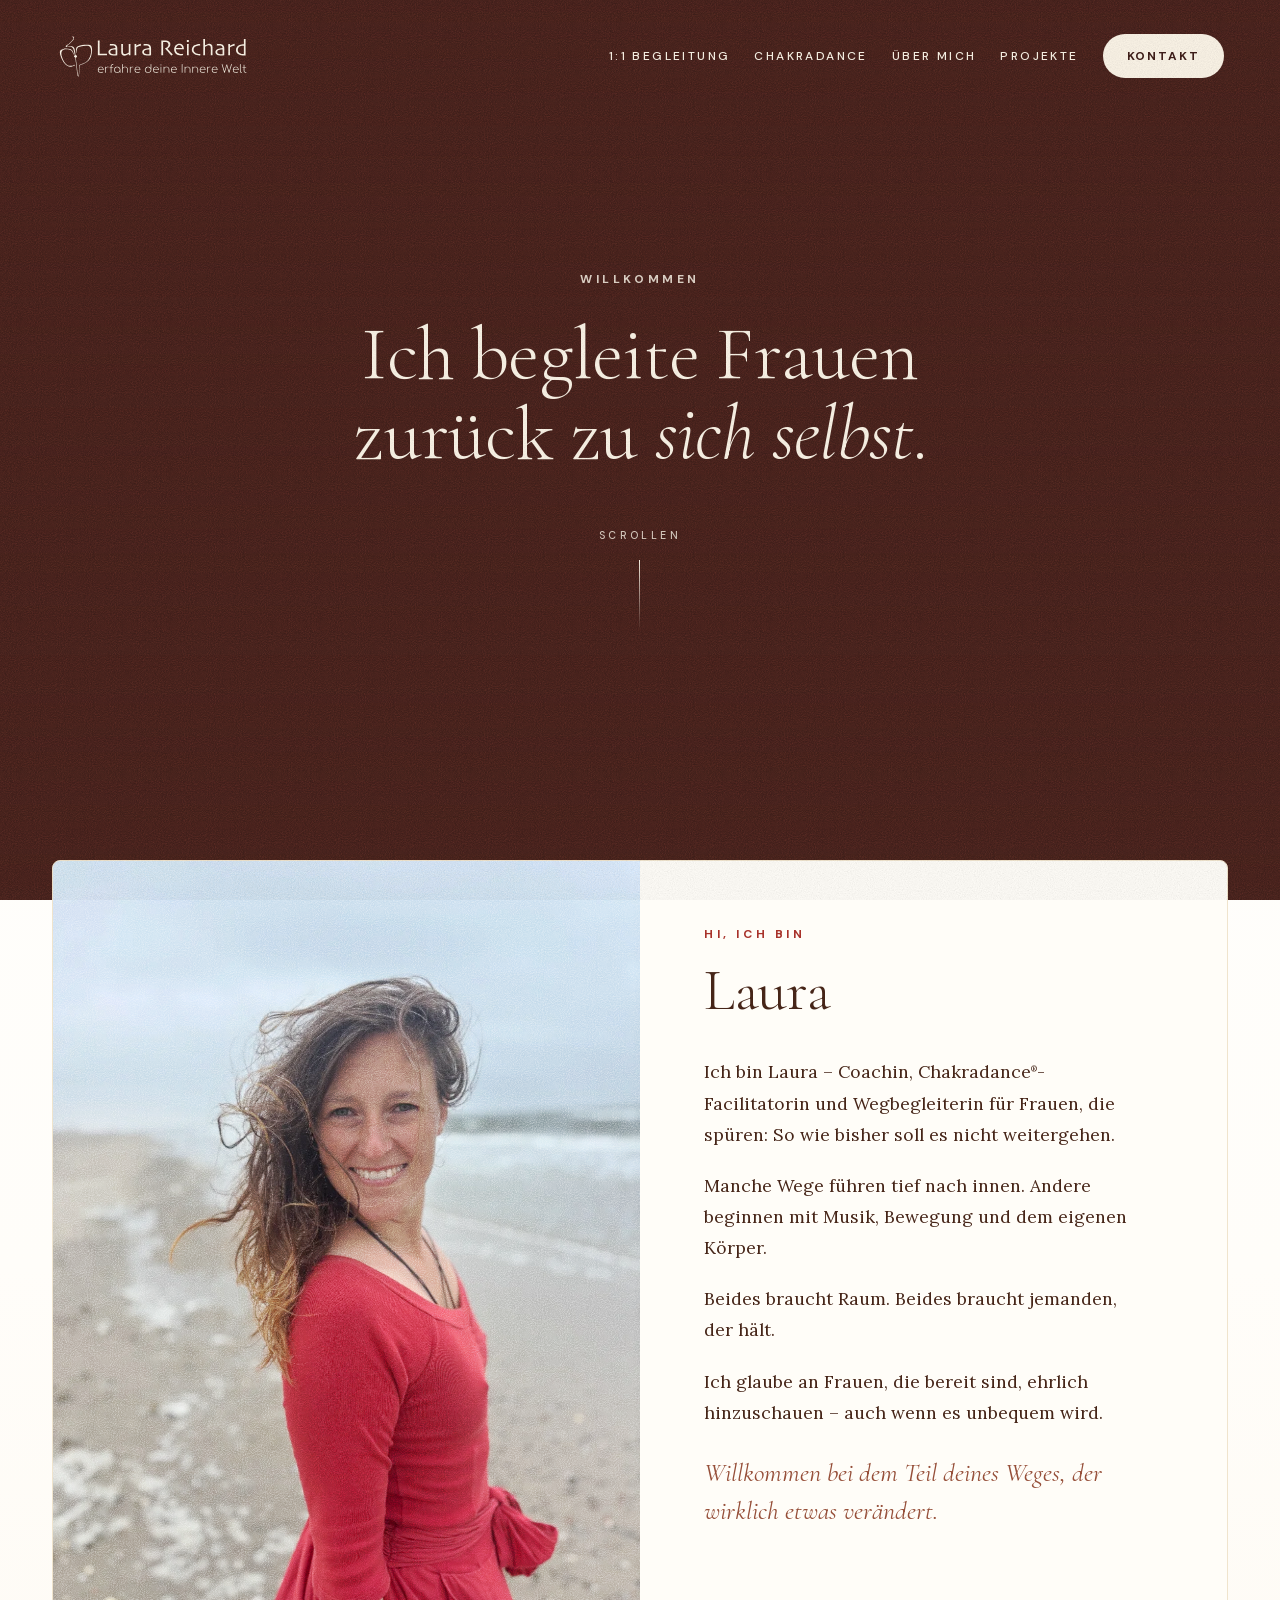
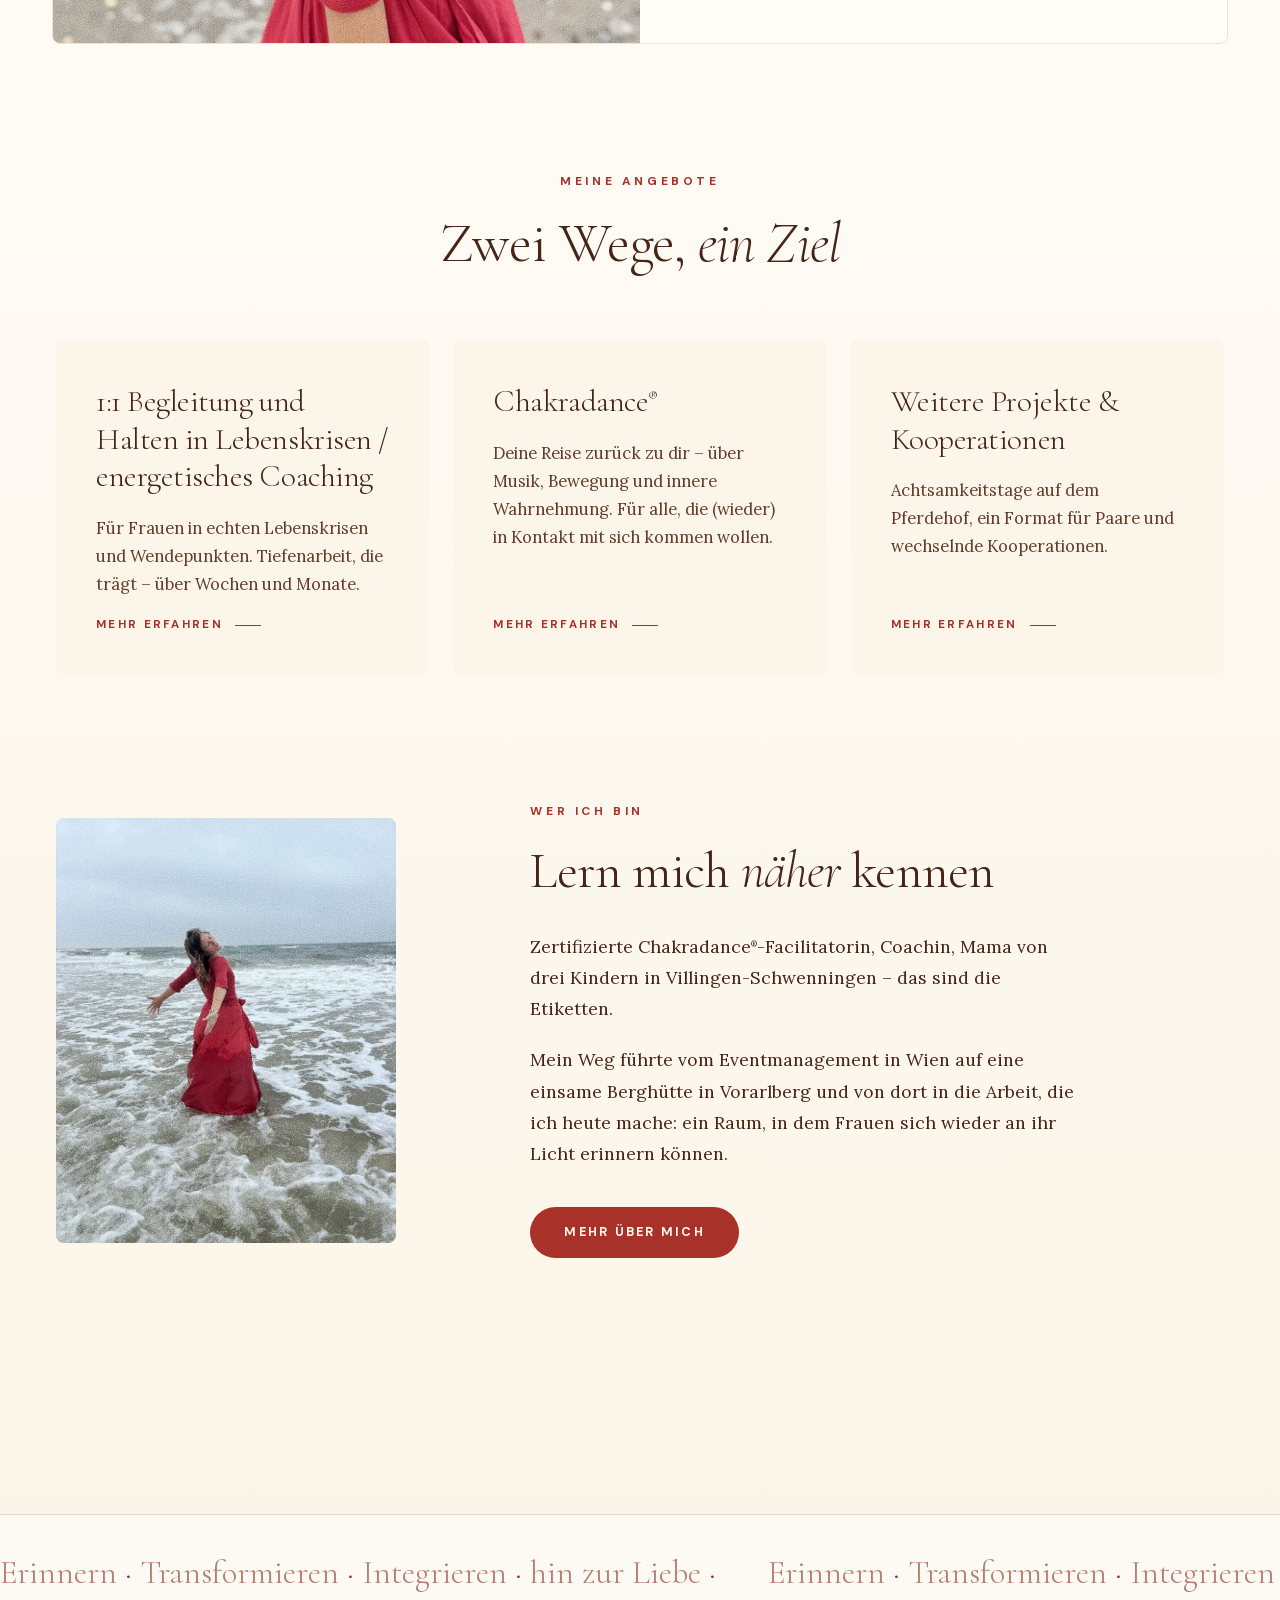
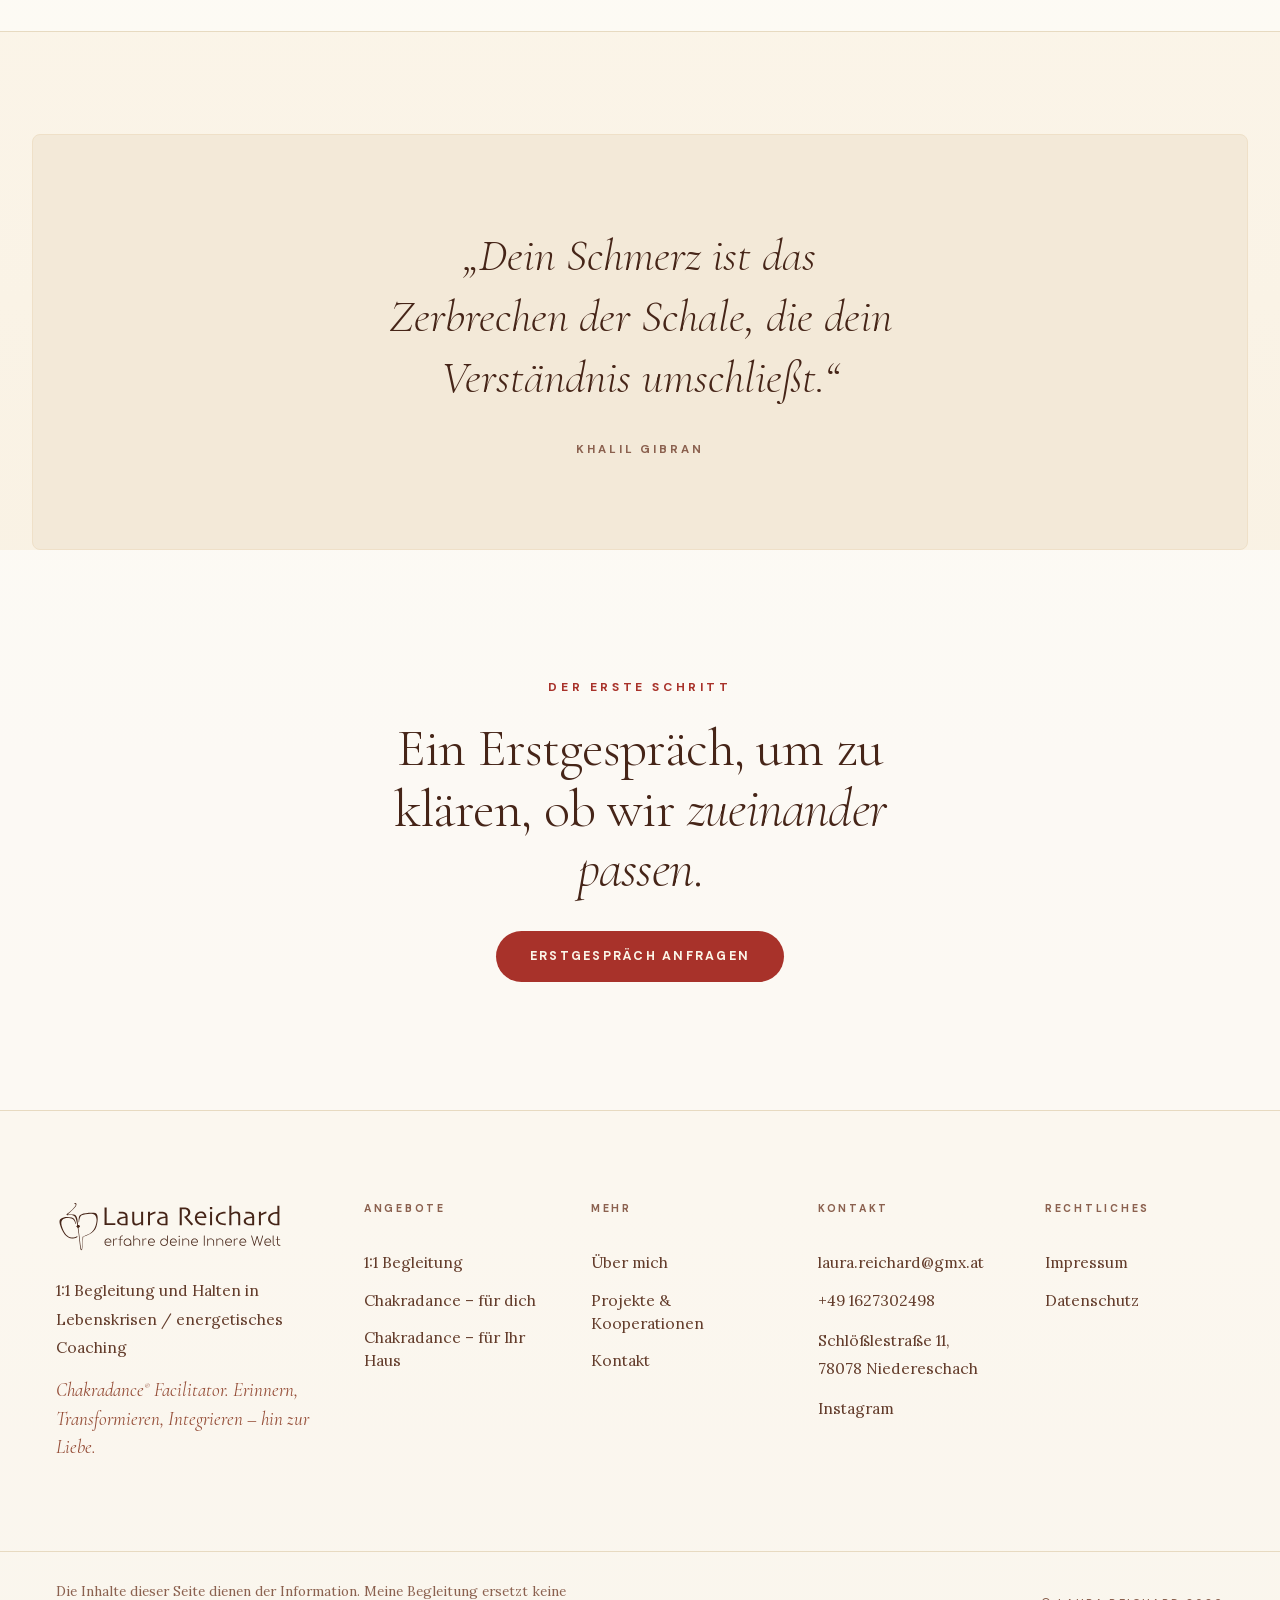
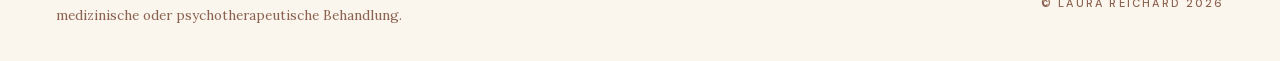
<file: index.html>
<!DOCTYPE html>
<html lang="de">
<head>
<meta charset="utf-8">
<meta name="viewport" content="width=device-width, initial-scale=1">
<title>Laura Reichard — Begleitung für Frauen</title>
<meta name="description" content="1:1 Begleitung, Halten in Lebenskrisen und energetisches Coaching. Chakradance für dich und für Ihr Haus. Laura Reichard, Niedereschach.">
<meta name="robots" content="index, follow">
<link rel="stylesheet" href="_ds/broadsheet-591e7df8-8041-4f2b-9beb-f8d668c3c9e7/styles.css">
<link rel="stylesheet" href="fonts.css">
<style>
html{scroll-behavior:smooth}
section[id]{scroll-margin-top:104px}
@media (max-width:900px){section[id]{scroll-margin-top:88px}}
@media (prefers-reduced-motion:reduce){html{scroll-behavior:auto}}
@media (max-width:900px){
  header{padding-left:22px !important;padding-right:22px !important}
  main section{padding-left:22px !important;padding-right:22px !important;grid-template-columns:1fr !important;gap:40px !important}
  main section [style*="grid-template-columns"]{grid-template-columns:1fr !important}
  main section [style*="grid-template-columns"][style*="minmax(150px"]{grid-template-columns:1fr 1fr !important}
  [data-panel]{margin-top:-64px !important;padding-left:16px !important;padding-right:16px !important}
  [data-panel] > div > div:first-child{min-height:240px !important}
  main section article{padding:30px 24px !important}
  footer > div{padding-left:22px !important;padding-right:22px !important;grid-template-columns:1fr !important;gap:38px !important}
  footer > div > div:last-child{padding-left:0 !important;padding-right:0 !important}
  footer [style*="justify-self:end"]{justify-self:start !important}
  main section [style*="max-width:340px"]{max-width:100% !important}
}
@media (max-width:520px){
  main section{padding-left:18px !important;padding-right:18px !important}
  main section article{padding:26px 20px !important}
}
:root{
  --color-bg:#FBF4E7; --color-text:#462518;
  --color-accent:#A8322A; --color-accent-2:#B77F71;
  --font-heading:"Cormorant Garamond", Georgia, serif;
  --font-body:"Lora", Georgia, serif;
}
html,body{margin:0;padding:0;background:#FFFFFF;color:#462518;font-family:"Lora",Georgia,serif;-webkit-font-smoothing:antialiased;}
a{color:#A8322A;text-decoration:none;}
a:hover{color:#8A2620;}
*:focus-visible{outline:2px solid #A8322A;outline-offset:3px;}
::selection{background:#E5CEC0;}
@keyframes lr-cue{0%,100%{transform:scaleY(.25);opacity:.5}50%{transform:scaleY(1);opacity:1}}
@keyframes lr-marquee{from{transform:translate3d(0,0,0)}to{transform:translate3d(-50%,0,0)}}
video{will-change:transform}
[data-grain-media]::after{content:"";position:absolute;inset:0;pointer-events:none;z-index:2;opacity:.62;mix-blend-mode:overlay;background-image:url("[data-uri]");background-size:150px 150px}
[data-grain]{position:fixed;inset:0;z-index:70;pointer-events:none;opacity:.42;mix-blend-mode:multiply;background-image:url("[data-uri]");background-size:180px 180px}
</style>
<style>
.nur-desktop,.nur-mobil{display:none}
@media (min-width:901px){.nur-desktop{display:contents}}
@media (max-width:900px){.nur-mobil{display:contents}}
#mobilmenue[hidden],[data-sub][hidden],[data-akkordeon][hidden]{display:none}
html{scroll-behavior:smooth}
@media (prefers-reduced-motion:reduce){html{scroll-behavior:auto}}
a[aria-current="page"]{color:#A8322A}
[data-hv="hv0"]:hover{opacity:.72 !important}
[data-hv="hv1"]:hover{background-size:100% 1px !important}
[data-hv="hv2"]:hover{background:#FBF5EA !important;color:#A8322A !important}
[data-hv="hv3"]:hover{background:#F2EAE7 !important;transform:translateY(-2px) !important}
[data-hv="hv4"]:hover{background:#E5CEC0 !important;transform:translateY(-8px) !important}
[data-hv="hv5"]:hover{background:#8A2620 !important;transform:translateY(-3px) !important}
[data-hv="hv6"]:hover{color:#A8322A !important}
[data-hv="hv7"]:hover{color:#8A2620 !important}
[data-hv="hv8"]:hover{opacity:.65 !important}
[data-hv="hv9"]:hover{background-size:100% 1px !important;color:#A8322A !important}
[data-hv="hv10"]:hover{background:#8A2620 !important;transform:translateY(-2px) !important}
</style>
</head>
<body>
<div style="background:linear-gradient(180deg,#FFFFFF 0%,#FFFDF9 26%,#FCF6EB 58%,#F6EDDC 100%);color:#462518;font-family:'Lora',Georgia,serif;min-height:100vh;overflow-x:hidden">

  

  <div data-progress="1" style="position:fixed;top:0;left:0;height:2px;width:0%;background:#A8322A;z-index:60"></div>
<div id="mobilmenue" data-menue hidden>
  <div style="position:fixed;inset:0;z-index:80;background:#FFFDF8;display:flex;flex-direction:column;padding:26px 32px 48px">
    <div style="display:flex;justify-content:flex-end">
      <button type="button" data-menu-toggle aria-label="Menü schließen" style="background:none;border:none;font-family:'DM Sans',sans-serif;font-weight:700;font-size:11.5px;letter-spacing:.22em;text-transform:uppercase;color:#462518;padding:12px 0;cursor:pointer">Schließen</button>
    </div>
    <nav style="margin:auto 0;display:flex;flex-direction:column;gap:20px">
      <a href="begleitung.html" style="font-family:'Cormorant Garamond',Georgia,serif;font-weight:300;font-size:clamp(28px,6vw,40px);line-height:1.1;color:#462518" data-hv="hv6">1:1 Begleitung</a>
      <div style="display:flex;flex-direction:column;gap:10px">
        <p style="margin:0;font-family:'Cormorant Garamond',Georgia,serif;font-weight:300;font-size:clamp(28px,6vw,40px);line-height:1.1;color:#462518">Chakradance</p>
        <a href="chakradance.html" style="font-family:'Cormorant Garamond',Georgia,serif;font-weight:300;font-size:clamp(24px,5vw,34px);line-height:1.1;color:#462518;padding-left:18px" data-hv="hv6">Für dich</a>
        <a href="chakradance-hotels.html" style="font-family:'Cormorant Garamond',Georgia,serif;font-weight:300;font-size:clamp(24px,5vw,34px);line-height:1.1;color:#462518;padding-left:18px" data-hv="hv6">Für Ihr Haus</a>
      </div>
      <a href="ueber-mich.html" style="font-family:'Cormorant Garamond',Georgia,serif;font-weight:300;font-size:clamp(28px,6vw,40px);line-height:1.1;color:#462518" data-hv="hv6">Über mich</a>
      <a href="projekte.html" style="font-family:'Cormorant Garamond',Georgia,serif;font-weight:300;font-size:clamp(28px,6vw,40px);line-height:1.1;color:#462518" data-hv="hv6">Projekte</a>
      <a href="kontakt.html" style="font-family:'Cormorant Garamond',Georgia,serif;font-weight:300;font-size:clamp(28px,6vw,40px);line-height:1.1;color:#462518" data-hv="hv6">Kontakt</a>
    </nav>
  </div>
  </div>


  <main data-screen-label="Startseite">

    <section style="position:relative;width:100%;height:min(100vh,900px);overflow:hidden;background:#3F1E19">
      <video data-parallax="1" src="uploads/video_strand.mp4" autoplay muted loop playsinline style="position:absolute;inset:0;width:100%;height:100%;object-fit:cover;display:block;transform:scale(1.08)"></video>
      <div data-grain-media="1" style="position:absolute;inset:0;background:linear-gradient(180deg,rgba(63,30,25,.55) 0%,rgba(63,30,25,.15) 38%,rgba(63,30,25,.6) 100%);pointer-events:none"></div>

      <header data-home-header="1" style="position:absolute;top:0;left:0;right:0;z-index:30;display:flex;align-items:flex-start;justify-content:space-between;gap:40px;padding:34px 56px;flex-wrap:wrap">
        <a aria-current="page" href="index.html" data-logo="1" aria-label="Laura Reichard – Startseite" style="display:block;width:196px;height:44px;background-color:#FBF4E7;-webkit-mask:url(logo.svg) no-repeat left center/contain;mask:url(logo.svg) no-repeat left center/contain;transition:background-color .4s ease,opacity .3s ease" data-hv="hv0"></a>
        <div class="nur-desktop"><nav style="display:flex;align-items:center;gap:24px">
          <a href="begleitung.html" style="font-family:'DM Sans',sans-serif;font-weight:500;font-size:12px;letter-spacing:.2em;text-transform:uppercase;color:#FBF4E7;display:flex;align-items:center;min-height:44px;background-image:linear-gradient(#FBF4E7,#FBF4E7);background-repeat:no-repeat;background-position:0 calc(100% - 12px);background-size:0% 1px;transition:background-size .45s cubic-bezier(.2,.7,.2,1)" data-hv="hv1">1:1 Begleitung</a>
          <div style="position:relative;display:flex">
        <button type="button" data-sub-toggle style="font-family:'DM Sans',sans-serif;font-weight:500;font-size:12px;letter-spacing:.2em;text-transform:uppercase;color:#FBF4E7;background:none;border:none;padding:0;min-height:44px;display:flex;align-items:center;cursor:pointer;background-image:linear-gradient(#FBF4E7,#FBF4E7);background-repeat:no-repeat;background-position:0 calc(100% - 12px);background-size:0% 1px;transition:background-size .45s cubic-bezier(.2,.7,.2,1)" data-hv="hv1">Chakradance</button>
        <div class="untermenue" data-sub hidden>
        <div style="position:absolute;top:100%;left:0;min-width:230px;background:#FFFDF8;border:1px solid #F0E4CD;border-radius:8px;padding:8px;display:flex;flex-direction:column;z-index:40">
          <a href="chakradance.html" style="font-family:'DM Sans',sans-serif;font-weight:500;font-size:12px;letter-spacing:.2em;text-transform:uppercase;font-size:11.5px;letter-spacing:.16em;color:#462518;padding:14px 16px;border-radius:6px" data-hv="hv2">Für dich</a>
          <a href="chakradance-hotels.html" style="font-family:'DM Sans',sans-serif;font-weight:500;font-size:12px;letter-spacing:.2em;text-transform:uppercase;font-size:11.5px;letter-spacing:.16em;color:#462518;padding:14px 16px;border-radius:6px" data-hv="hv2">Für Ihr Haus</a>
        </div>
        </div>
      </div>
          <a href="ueber-mich.html" style="font-family:'DM Sans',sans-serif;font-weight:500;font-size:12px;letter-spacing:.2em;text-transform:uppercase;color:#FBF4E7;display:flex;align-items:center;min-height:44px;background-image:linear-gradient(#FBF4E7,#FBF4E7);background-repeat:no-repeat;background-position:0 calc(100% - 12px);background-size:0% 1px;transition:background-size .45s cubic-bezier(.2,.7,.2,1)" data-hv="hv1">Über mich</a>
          <a href="projekte.html" style="font-family:'DM Sans',sans-serif;font-weight:500;font-size:12px;letter-spacing:.2em;text-transform:uppercase;color:#FBF4E7;display:flex;align-items:center;min-height:44px;background-image:linear-gradient(#FBF4E7,#FBF4E7);background-repeat:no-repeat;background-position:0 calc(100% - 12px);background-size:0% 1px;transition:background-size .45s cubic-bezier(.2,.7,.2,1)" data-hv="hv1">Projekte</a>
          <a href="kontakt.html" style="font-family:'DM Sans',sans-serif;font-weight:700;font-size:12px;letter-spacing:.16em;text-transform:uppercase;color:#3F1E19;background:#FBF4E7;border-radius:300px;padding:0 24px;min-height:44px;display:flex;align-items:center;transition:background .35s ease,transform .35s cubic-bezier(.2,.7,.2,1)" data-hv="hv3">Kontakt</a>
        </nav></div>
        <div class="nur-mobil"><button type="button" data-menu-toggle aria-label="Menü öffnen" data-burger="1" style="display:flex;flex-direction:column;justify-content:center;gap:7px;background:none;border:none;padding:10px 4px;min-height:44px;min-width:44px;cursor:pointer">
          <span style="display:block;width:28px;height:1.5px;background:#FBF4E7"></span>
          <span style="display:block;width:28px;height:1.5px;background:#FBF4E7"></span>
        </button></div>
      </header>

      <div data-hero-text="1" style="position:relative;z-index:2;height:100%;display:flex;flex-direction:column;align-items:center;justify-content:center;text-align:center;padding:0 32px;will-change:transform,opacity">
        <p style="font-family:'DM Sans',sans-serif;font-weight:700;font-size:12px;letter-spacing:.3em;text-transform:uppercase;color:#FBF4E7;opacity:.85;margin:0 0 26px">Willkommen</p>
        <h1 style="font-family:'Cormorant Garamond',Georgia,serif;font-weight:300;font-size:clamp(40px,6vw,96px);line-height:1.04;letter-spacing:-.01em;margin:0;color:#FBF4E7;max-width:19ch;text-wrap:pretty">Ich begleite Frauen zurück zu <span style="font-style:italic">sich selbst</span>.</h1>
        <div style="margin-top:clamp(40px,6vh,72px);display:flex;flex-direction:column;align-items:center;gap:16px">
          <span style="font-family:'DM Sans',sans-serif;font-weight:500;font-size:10.5px;letter-spacing:.32em;text-transform:uppercase;color:#FBF4E7;opacity:.8">Scrollen</span>
          <span aria-hidden="true" style="display:block;width:1px;height:70px;transform-origin:top;background:linear-gradient(#FBF4E7,rgba(251,244,231,0));animation:lr-cue 2.6s ease-in-out infinite"></span>
        </div>
      </div>
    </section>

    <section data-panel="1" style="position:relative;z-index:5;margin:min(-40px,-4vh) auto 0;max-width:1240px;padding:0 32px">
      <div style="background:#FFFDF8;border:1px solid #F0E4CD;border-radius:8px;overflow:hidden;display:grid;grid-template-columns:repeat(auto-fit,minmax(300px,1fr))">
        <div data-panel-media="1" data-grain-media="1" style="position:relative;min-height:420px;overflow:hidden">
          <img src="bilder/lr-laura-panel.webp" alt="Laura Reichard im roten Kleid am Strand, das Meer im Hintergrund" loading="lazy" decoding="async" style="display:block;width:100%;height:100%;transform-origin:center;will-change:transform;object-fit:cover">
        </div>
        <div data-panel-copy="1" style="padding:clamp(44px,5vw,76px);will-change:transform">
          <p style="font-family:'DM Sans',sans-serif;font-weight:700;font-size:12px;letter-spacing:.3em;text-transform:uppercase;color:#A8322A;margin:0 0 18px">Hi, ich bin</p>
          <h2 style="font-family:'Cormorant Garamond',Georgia,serif;font-weight:300;font-size:clamp(40px,4.6vw,72px);line-height:1;margin:0 0 36px">Laura</h2>
          <div style="display:flex;flex-direction:column;gap:20px;max-width:48ch">
            <p style="margin:0;font-size:17.5px;line-height:1.78">Ich bin Laura – Coachin, Chakradance<span style="font-size:.42em;vertical-align:super;letter-spacing:0">®</span>-Facilitatorin und Wegbegleiterin für Frauen, die spüren: So wie bisher soll es nicht weitergehen.</p>
            <p style="margin:0;font-size:17.5px;line-height:1.78">Manche Wege führen tief nach innen. Andere beginnen mit Musik, Bewegung und dem eigenen Körper.</p>
            <p style="margin:0;font-size:17.5px;line-height:1.78">Beides braucht Raum. Beides braucht jemanden, der hält.</p>
            <p style="margin:0;font-size:17.5px;line-height:1.78">Ich glaube an Frauen, die bereit sind, ehrlich hinzuschauen – auch wenn es unbequem wird.</p>
            <p style="margin:6px 0 0;font-family:'Cormorant Garamond',Georgia,serif;font-style:italic;font-weight:400;font-size:26px;line-height:1.46;color:#964F39">Willkommen bei dem Teil deines Weges, der wirklich etwas verändert.</p>
          </div>
        </div>
      </div>
    </section>

    <section style="padding:clamp(90px,10vw,150px) 56px 0;max-width:1320px;margin:0 auto">
      <div style="text-align:center;margin-bottom:64px">
        <p style="font-family:'DM Sans',sans-serif;font-weight:700;font-size:12px;letter-spacing:.3em;text-transform:uppercase;color:#A8322A;margin:0 0 22px">Meine Angebote</p>
        <h2 style="font-family:'Cormorant Garamond',Georgia,serif;font-weight:300;font-size:clamp(34px,4.4vw,64px);line-height:1.1;margin:0">Zwei Wege, <span style="font-style:italic">ein Ziel</span></h2>
      </div>
      <div style="display:grid;grid-template-columns:repeat(auto-fit,minmax(300px,1fr));gap:24px">
        <a href="begleitung.html" style="display:flex;flex-direction:column;gap:18px;background:#FBF5EA;border-radius:8px;padding:44px 40px 40px;color:#462518;min-height:290px;transition:background .45s ease,transform .45s cubic-bezier(.2,.7,.2,1)" data-hv="hv4">
          <h3 style="font-family:'Cormorant Garamond',Georgia,serif;font-weight:300;font-size:31px;line-height:1.22;margin:0;max-width:20ch">1:1 Begleitung und Halten in Lebenskrisen / energetisches Coaching</h3>
          <p style="margin:0;font-size:16.5px;line-height:1.7;color:#633C2B">Für Frauen in echten Lebenskrisen und Wendepunkten. Tiefenarbeit, die trägt – über Wochen und Monate.</p>
          <span style="margin-top:auto;display:flex;align-items:center;gap:12px;font-family:'DM Sans',sans-serif;font-weight:700;font-size:11.5px;letter-spacing:.2em;text-transform:uppercase;color:#A8322A">Mehr erfahren <span aria-hidden="true" style="display:block;width:26px;height:1px;background:#A8322A"></span></span>
        </a>
        <a href="chakradance.html" style="display:flex;flex-direction:column;gap:18px;background:#FBF5EA;border-radius:8px;padding:44px 40px 40px;color:#462518;min-height:290px;transition:background .45s ease,transform .45s cubic-bezier(.2,.7,.2,1)" data-hv="hv4">
          <h3 style="font-family:'Cormorant Garamond',Georgia,serif;font-weight:300;font-size:31px;line-height:1.22;margin:0">Chakradance<span style="font-size:.42em;vertical-align:super;letter-spacing:0">®</span></h3>
          <p style="margin:0;font-size:16.5px;line-height:1.7;color:#633C2B">Deine Reise zurück zu dir – über Musik, Bewegung und innere Wahrnehmung. Für alle, die (wieder) in Kontakt mit sich kommen wollen.</p>
          <span style="margin-top:auto;display:flex;align-items:center;gap:12px;font-family:'DM Sans',sans-serif;font-weight:700;font-size:11.5px;letter-spacing:.2em;text-transform:uppercase;color:#A8322A">Mehr erfahren <span aria-hidden="true" style="display:block;width:26px;height:1px;background:#A8322A"></span></span>
        </a>
        <a href="projekte.html" style="display:flex;flex-direction:column;gap:18px;background:#FBF5EA;border-radius:8px;padding:44px 40px 40px;color:#462518;min-height:290px;transition:background .45s ease,transform .45s cubic-bezier(.2,.7,.2,1)" data-hv="hv4">
          <h3 style="font-family:'Cormorant Garamond',Georgia,serif;font-weight:300;font-size:31px;line-height:1.22;margin:0">Weitere Projekte &amp; Kooperationen</h3>
          <p style="margin:0;font-size:16.5px;line-height:1.7;color:#633C2B">Achtsamkeitstage auf dem Pferdehof, ein Format für Paare und wechselnde Kooperationen.</p>
          <span style="margin-top:auto;display:flex;align-items:center;gap:12px;font-family:'DM Sans',sans-serif;font-weight:700;font-size:11.5px;letter-spacing:.2em;text-transform:uppercase;color:#A8322A">Mehr erfahren <span aria-hidden="true" style="display:block;width:26px;height:1px;background:#A8322A"></span></span>
        </a>
      </div>
    </section>

    <section style="padding:clamp(90px,10vw,150px) 56px;display:grid;grid-template-columns:minmax(220px,.58fr) minmax(320px,1fr);gap:72px;align-items:center;max-width:1320px;margin:0 auto">
      <div data-grain-media="1" style="position:relative;width:100%;max-width:340px;aspect-ratio:4/5;border-radius:8px;overflow:hidden;background:#E5CEC0">
        <img src="bilder/lr-portrait-red.webp" alt="Frau im roten Kleid steht in der Brandung, den Kopf zurückgelegt" loading="lazy" decoding="async" style="display:block;width:100%;height:100%;object-fit:cover">
      </div>
      <div>
        <p style="font-family:'DM Sans',sans-serif;font-weight:700;font-size:12px;letter-spacing:.3em;text-transform:uppercase;color:#A8322A;margin:0 0 22px">Wer ich bin</p>
        <h2 style="font-family:'Cormorant Garamond',Georgia,serif;font-weight:300;font-size:clamp(32px,4vw,56px);line-height:1.1;margin:0 0 32px;max-width:20ch">Lern mich <span style="font-style:italic">näher</span> kennen</h2>
        <p style="margin:0 0 20px;font-size:17.5px;line-height:1.78;max-width:50ch">Zertifizierte Chakradance<span style="font-size:.42em;vertical-align:super;letter-spacing:0">®</span>-Facilitatorin, Coachin, Mama von drei Kindern in Villingen-Schwenningen – das sind die Etiketten.</p>
        <p style="margin:0 0 38px;font-size:17.5px;line-height:1.78;max-width:50ch">Mein Weg führte vom Eventmanagement in Wien auf eine einsame Berghütte in Vorarlberg und von dort in die Arbeit, die ich heute mache: ein Raum, in dem Frauen sich wieder an ihr Licht erinnern können.</p>
        <a href="ueber-mich.html" style="display:inline-block;font-family:'DM Sans',sans-serif;font-weight:700;font-size:12.5px;letter-spacing:.18em;text-transform:uppercase;color:#FBF4E7;background:#A8322A;border-radius:300px;padding:16px 34px;transition:background .35s ease,transform .35s cubic-bezier(.2,.7,.2,1)" data-hv="hv5">Mehr über mich</a>
      </div>
    </section>

    <section aria-hidden="true" style="margin-top:clamp(90px,10vw,150px);overflow:hidden;padding:32px 0;background:rgba(255,255,255,.55);border-top:1px solid #E7DAC1;border-bottom:1px solid #E7DAC1">
      <div style="display:flex;width:max-content;animation:lr-marquee 42s linear infinite">
        <span style="font-family:'Cormorant Garamond',Georgia,serif;font-weight:300;font-size:clamp(24px,2.6vw,40px);white-space:nowrap;color:#B77F71;padding-right:52px">Erinnern <span style="color:#A8322A">·</span> Transformieren <span style="color:#A8322A">·</span> Integrieren <span style="color:#A8322A">·</span> hin zur Liebe <span style="color:#A8322A">·</span></span>
        <span style="font-family:'Cormorant Garamond',Georgia,serif;font-weight:300;font-size:clamp(24px,2.6vw,40px);white-space:nowrap;color:#B77F71;padding-right:52px">Erinnern <span style="color:#A8322A">·</span> Transformieren <span style="color:#A8322A">·</span> Integrieren <span style="color:#A8322A">·</span> hin zur Liebe <span style="color:#A8322A">·</span></span>
        <span style="font-family:'Cormorant Garamond',Georgia,serif;font-weight:300;font-size:clamp(24px,2.6vw,40px);white-space:nowrap;color:#B77F71;padding-right:52px">Erinnern <span style="color:#A8322A">·</span> Transformieren <span style="color:#A8322A">·</span> Integrieren <span style="color:#A8322A">·</span> hin zur Liebe <span style="color:#A8322A">·</span></span>
        <span style="font-family:'Cormorant Garamond',Georgia,serif;font-weight:300;font-size:clamp(24px,2.6vw,40px);white-space:nowrap;color:#B77F71;padding-right:52px">Erinnern <span style="color:#A8322A">·</span> Transformieren <span style="color:#A8322A">·</span> Integrieren <span style="color:#A8322A">·</span> hin zur Liebe <span style="color:#A8322A">·</span></span>
      </div>
    </section>

    <section style="margin-top:clamp(70px,8vw,110px);padding:0 32px">
      <div style="max-width:1240px;margin:0 auto;background:#F3E9D8;border:1px solid #EFE0C8;border-radius:8px;padding:clamp(56px,7vw,110px) clamp(28px,5vw,72px);text-align:center">
      <blockquote style="margin:0 auto;max-width:26ch;font-family:'Cormorant Garamond',Georgia,serif;font-style:italic;font-weight:300;font-size:clamp(28px,3.6vw,50px);line-height:1.32;color:#462518">„Dein Schmerz ist das Zerbrechen der Schale, die dein Verständnis umschließt.“</blockquote>
      <p style="margin:34px 0 0;font-family:'DM Sans',sans-serif;font-weight:700;font-size:11.5px;letter-spacing:.26em;text-transform:uppercase;color:#8B614F">Khalil Gibran</p>
      </div>
    </section>

    <section style="background:rgba(255,255,255,.62);padding:clamp(90px,10vw,150px) 32px;margin-bottom:calc(-1 * clamp(100px,11vw,170px));text-align:center">
      <p style="font-family:'DM Sans',sans-serif;font-weight:700;font-size:12px;letter-spacing:.3em;text-transform:uppercase;color:#A8322A;margin:0 0 22px">Der erste Schritt</p>
      <h2 style="font-family:'Cormorant Garamond',Georgia,serif;font-weight:300;font-size:clamp(32px,4.2vw,60px);line-height:1.12;margin:0 auto 32px;max-width:24ch">Ein Erstgespräch, um zu klären, ob wir <span style="font-style:italic">zueinander passen</span>.</h2>
      <a href="kontakt.html" style="display:inline-block;font-family:'DM Sans',sans-serif;font-weight:700;font-size:12.5px;letter-spacing:.18em;text-transform:uppercase;color:#FBF4E7;background:#A8322A;border-radius:300px;padding:16px 34px;transition:background .35s ease,transform .35s cubic-bezier(.2,.7,.2,1)" data-hv="hv5">Erstgespräch anfragen</a>
    </section>
  <div data-grain="1" style="position: absolute; left: -1px; top: -34px"></div></main>
  


  <footer style="margin-top:clamp(100px,11vw,170px);background:rgba(255,255,255,.5);border-top:1px solid #E7DAC1">
    <div style="max-width:1320px;margin:0 auto;padding:clamp(64px,7vw,100px) 56px;display:grid;grid-template-columns:minmax(260px,1.4fr) repeat(auto-fit,minmax(160px,1fr));gap:56px 48px;align-items:start">
      <div>
        <div style="width:230px;height:51px;margin:0 0 24px;background-color:#462518;-webkit-mask:url(logo.svg) no-repeat left center/contain;mask:url(logo.svg) no-repeat left center/contain"></div>
        <p style="margin:0;font-size:15.5px;line-height:1.85;color:#633C2B;max-width:40ch">1:1 Begleitung und Halten in Lebenskrisen / energetisches Coaching</p>
        <p style="margin:14px 0 0;font-family:'Cormorant Garamond',Georgia,serif;font-style:italic;font-size:19px;line-height:1.5;color:#964F39;max-width:40ch">Chakradance<span style="font-size:.42em;vertical-align:super;letter-spacing:0">®</span> Facilitator. Erinnern, Transformieren, Integrieren – hin zur Liebe.</p>
      </div>
      <nav style="display:flex;flex-direction:column;gap:14px">
        <p style="font-family:'DM Sans',sans-serif;font-weight:700;font-size:10.5px;letter-spacing:.26em;text-transform:uppercase;color:#8B614F;margin:0 0 20px">Angebote</p>
        <a href="begleitung.html" style="font-size:15.5px;color:#633C2B;line-height:1.5">1:1 Begleitung</a>
        <a href="chakradance.html" style="font-size:15.5px;color:#633C2B;line-height:1.5">Chakradance – für dich</a>
        <a href="chakradance-hotels.html" style="font-size:15.5px;color:#633C2B;line-height:1.5">Chakradance – für Ihr Haus</a>
      </nav>
      <nav style="display:flex;flex-direction:column;gap:14px">
        <p style="font-family:'DM Sans',sans-serif;font-weight:700;font-size:10.5px;letter-spacing:.26em;text-transform:uppercase;color:#8B614F;margin:0 0 20px">Mehr</p>
        <a href="ueber-mich.html" style="font-size:15.5px;color:#633C2B;line-height:1.5">Über mich</a>
        <a href="projekte.html" style="font-size:15.5px;color:#633C2B;line-height:1.5">Projekte &amp; Kooperationen</a>
        <a href="kontakt.html" style="font-size:15.5px;color:#633C2B;line-height:1.5">Kontakt</a>
      </nav>
      <div style="display:flex;flex-direction:column;gap:14px">
        <p style="font-family:'DM Sans',sans-serif;font-weight:700;font-size:10.5px;letter-spacing:.26em;text-transform:uppercase;color:#8B614F;margin:0 0 20px">Kontakt</p>
        <a href="mailto:laura.reichard@gmx.at" style="font-size:15.5px;color:#633C2B;line-height:1.5">laura.reichard@gmx.at</a>
        <a href="tel:+491627302498" style="font-size:15.5px;color:#633C2B;line-height:1.5">+49 1627302498</a>
        <p style="margin:0;font-size:15.5px;line-height:1.85;color:#633C2B">Schlößlestraße 11,<br>78078 Niedereschach</p>
        <a href="https://www.instagram.com/laurareichardcoach/" target="_blank" rel="noopener" style="font-size:15.5px;color:#633C2B;line-height:1.5">Instagram</a>
      </div>
      <nav style="display:flex;flex-direction:column;gap:14px">
        <p style="font-family:'DM Sans',sans-serif;font-weight:700;font-size:10.5px;letter-spacing:.26em;text-transform:uppercase;color:#8B614F;margin:0 0 20px">Rechtliches</p>
        <a href="impressum.html" style="font-size:15.5px;color:#633C2B;line-height:1.5">Impressum</a>
        <a href="datenschutz.html" style="font-size:15.5px;color:#633C2B;line-height:1.5">Datenschutz</a>
      </nav>
    </div>
    <div style="border-top:1px solid #E7DAC1">
      <div style="max-width:1320px;margin:0 auto;padding:28px 56px 34px;display:grid;grid-template-columns:repeat(auto-fit,minmax(280px,1fr));gap:20px 40px;align-items:center">
        <p style="margin:0;font-size:13.5px;line-height:1.75;color:#8B614F;max-width:70ch">Die Inhalte dieser Seite dienen der Information. Meine Begleitung ersetzt keine medizinische oder psychotherapeutische Behandlung.</p>
        <p style="margin:0;font-family:'DM Sans',sans-serif;font-weight:500;font-size:11px;letter-spacing:.2em;text-transform:uppercase;color:#8B614F;justify-self:end">© Laura Reichard 2026</p>
      </div>
    </div>
  </footer>

</div>



<script>
(function(){
  function um(el,attr){ if(el) el.hidden = !el.hidden; }
  document.addEventListener('click', function(e){
    var t = e.target.closest('[data-menu-toggle],[data-sub-toggle],[data-akkordeon-toggle]');
    if(!t) return;
    if(t.hasAttribute('data-menu-toggle')){ um(document.getElementById('mobilmenue')); return; }
    if(t.hasAttribute('data-sub-toggle')){
      var w = t.closest('nav,div') || document;
      um(w.querySelector('[data-sub]') || document.querySelector('[data-sub]')); return;
    }
    var n = t.getAttribute('data-akkordeon-toggle');
    var ziel = document.querySelector('[data-akkordeon="'+n+'"]');
    um(ziel);
    if (ziel) t.textContent = ziel.hidden ? 'Mehr Details' : 'Details schließen';
  });
})();

// Fortschrittsbalken und Parallax
(function () {
  var sparsam = window.matchMedia('(prefers-reduced-motion: reduce)').matches;

  var balken = document.querySelector('[data-progress]');

  var video = document.querySelector('[data-parallax]');
  var huelle = null, grundTransform = '';
  if (video && !sparsam) {
    grundTransform = (String(video.style.transform).match(/scale\([^)]*\)/) || [''])[0];
    huelle = video.offsetParent || video.parentElement;
    video.style.willChange = 'transform';
  }

  var geplant = false;
  function zeichnen() {
    geplant = false;

    if (balken) {
      var strecke = document.documentElement.scrollHeight - window.innerHeight;
      var anteil = strecke > 0 ? Math.min(1, Math.max(0, window.scrollY / strecke)) : 0;
      balken.style.width = (anteil * 100).toFixed(2) + '%';
    }

    if (video && huelle) {
      var r = huelle.getBoundingClientRect();
      if (r.bottom > 0 && r.top < window.innerHeight) {
        var spielraum = Math.min(32, r.height * 0.03);   // bleibt im Ueberstand aus scale(1.08)
        var lauf = Math.max(0, Math.min(1, -r.top / window.innerHeight));
        video.style.transform = 'translate3d(0,' + (lauf * spielraum).toFixed(1) + 'px,0) ' + grundTransform;
      }
    }
  }
  function anstossen() { if (!geplant) { geplant = true; requestAnimationFrame(zeichnen); } }

  addEventListener('scroll', anstossen, { passive: true });
  addEventListener('resize', anstossen);
  zeichnen();
})();
</script>

</body>
</html>
</file>
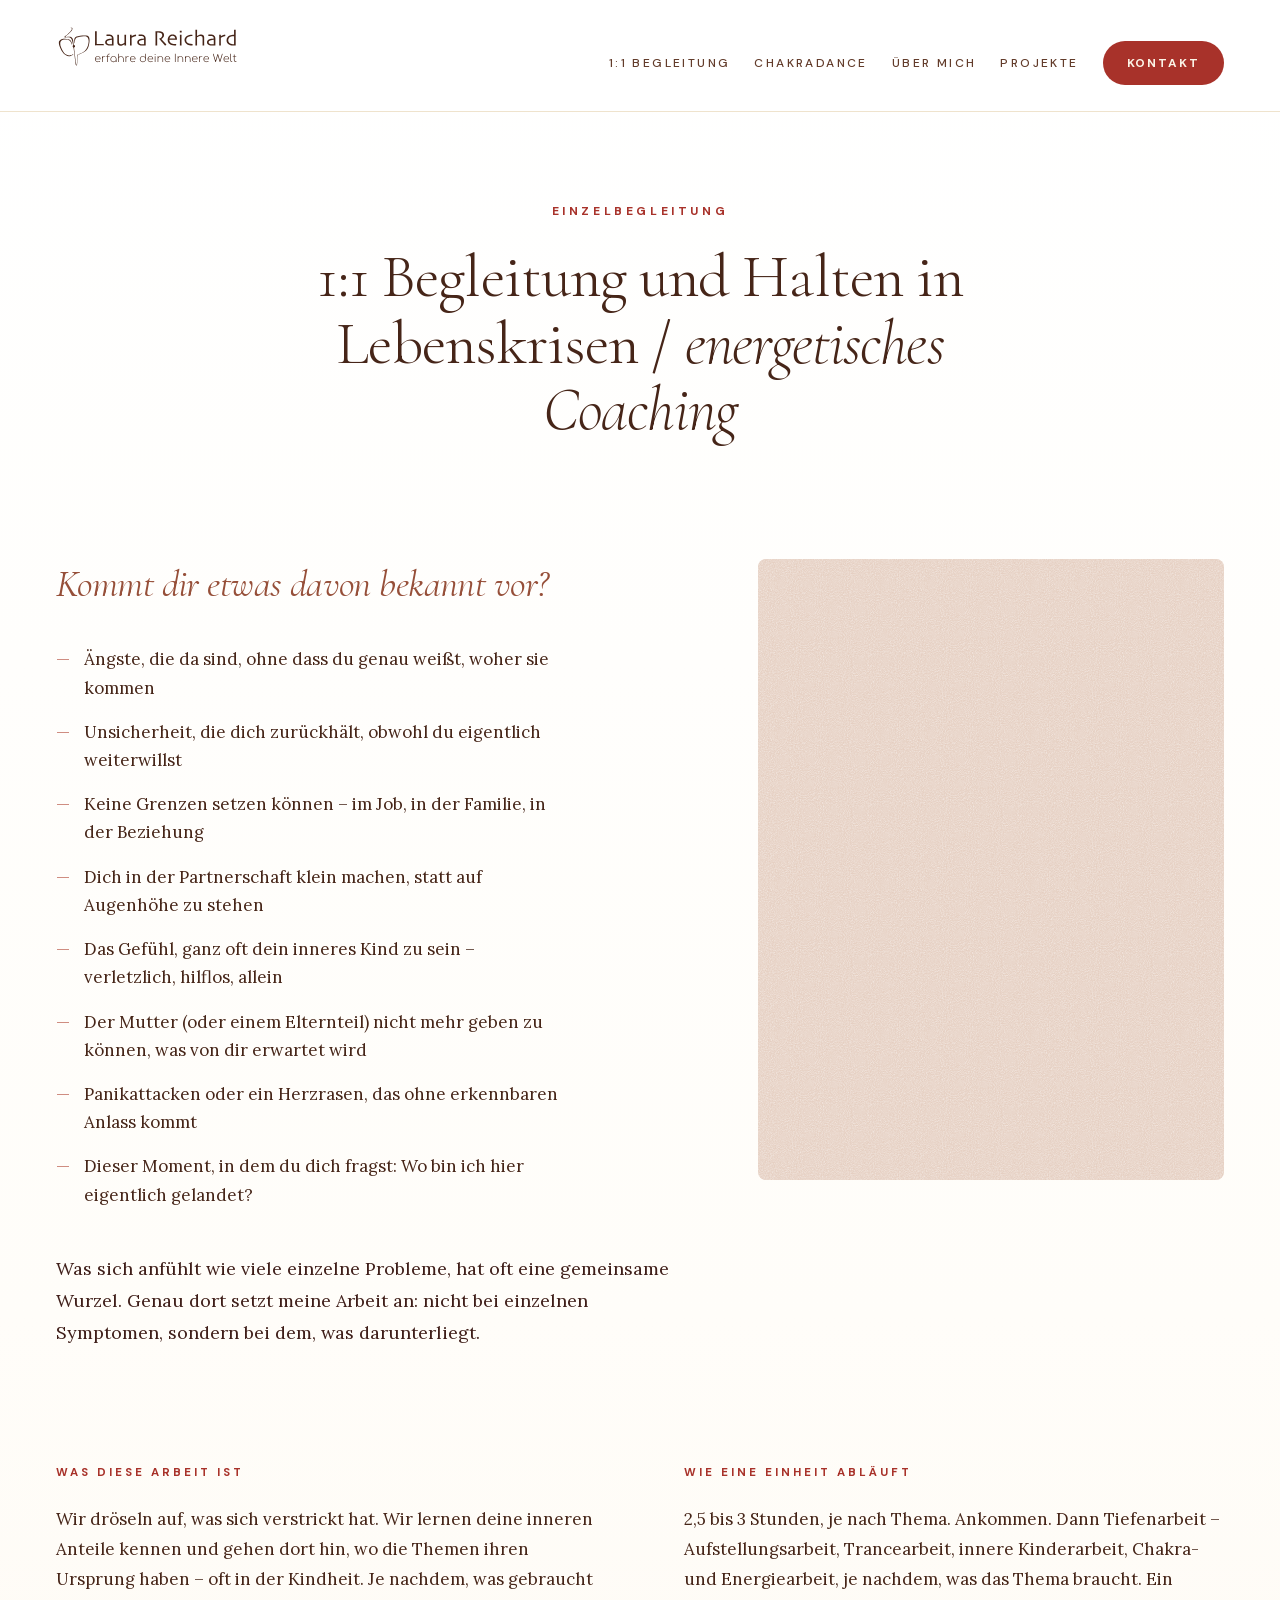
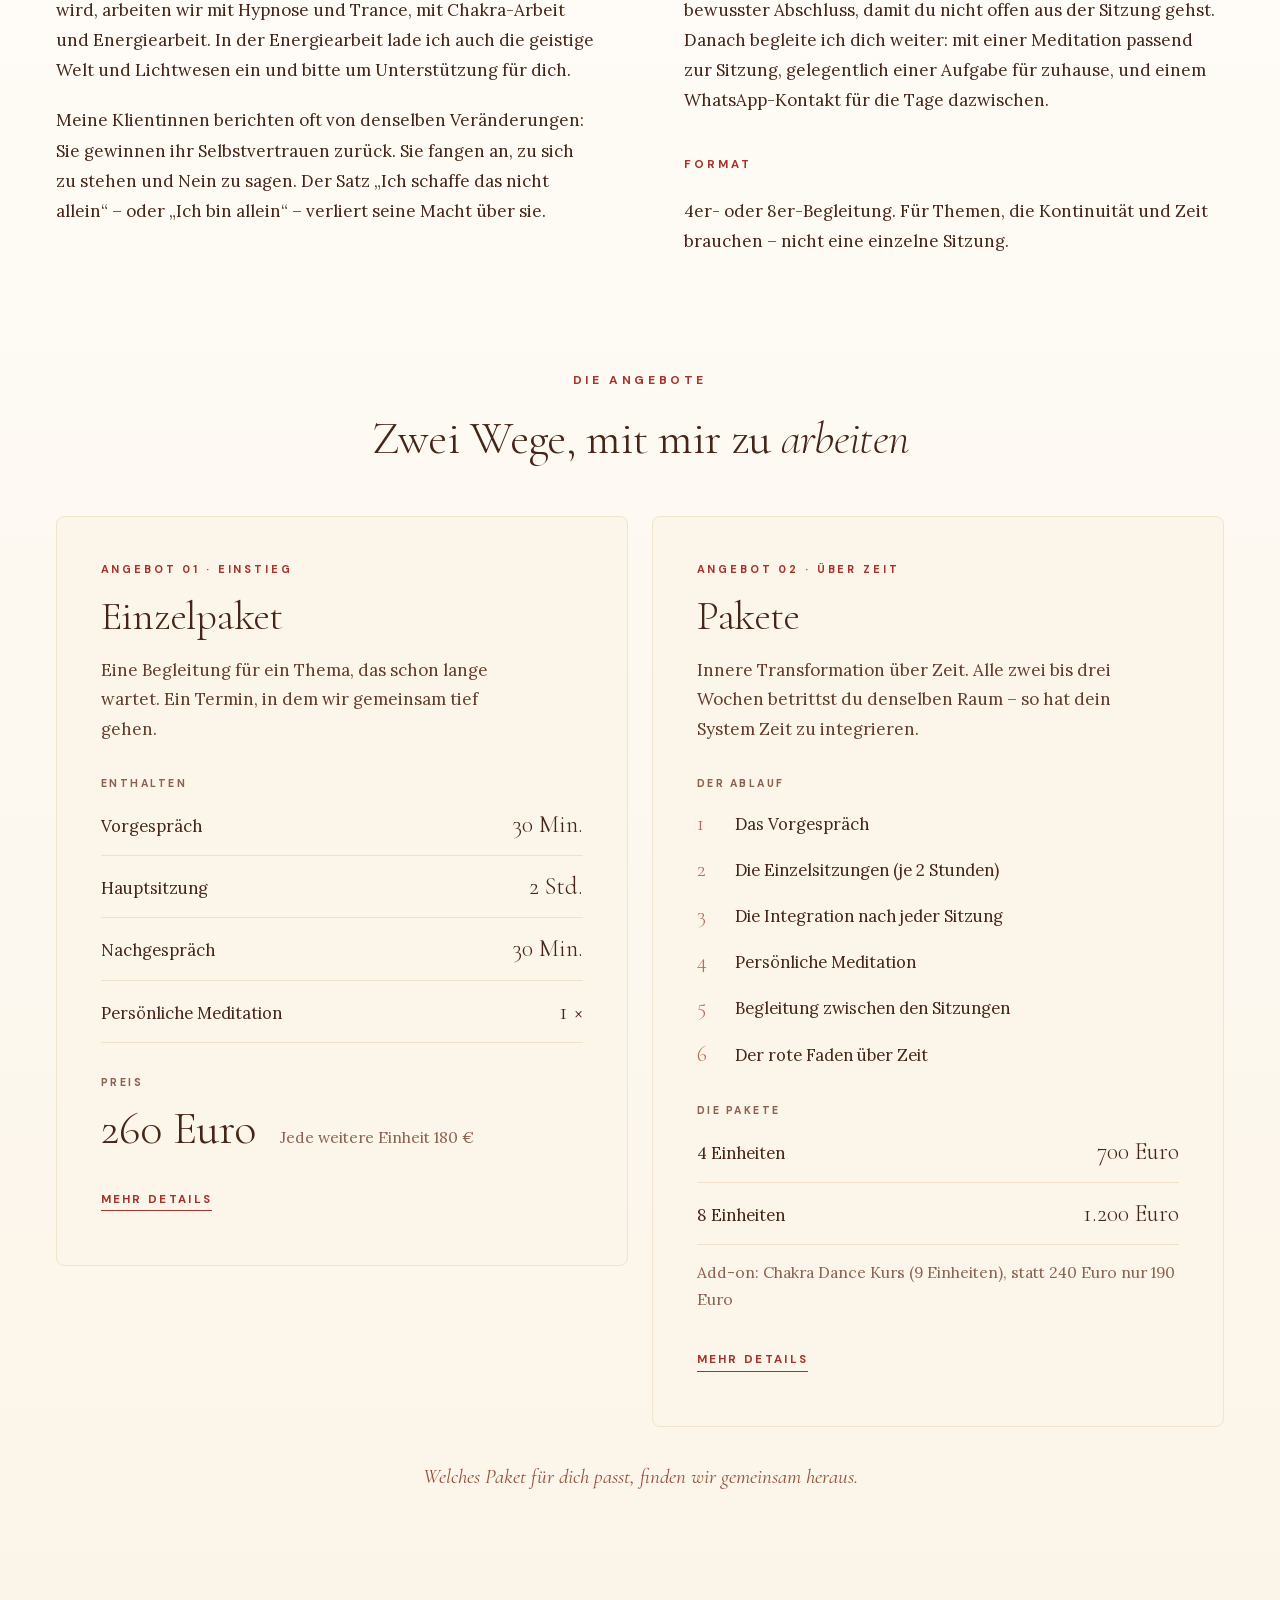
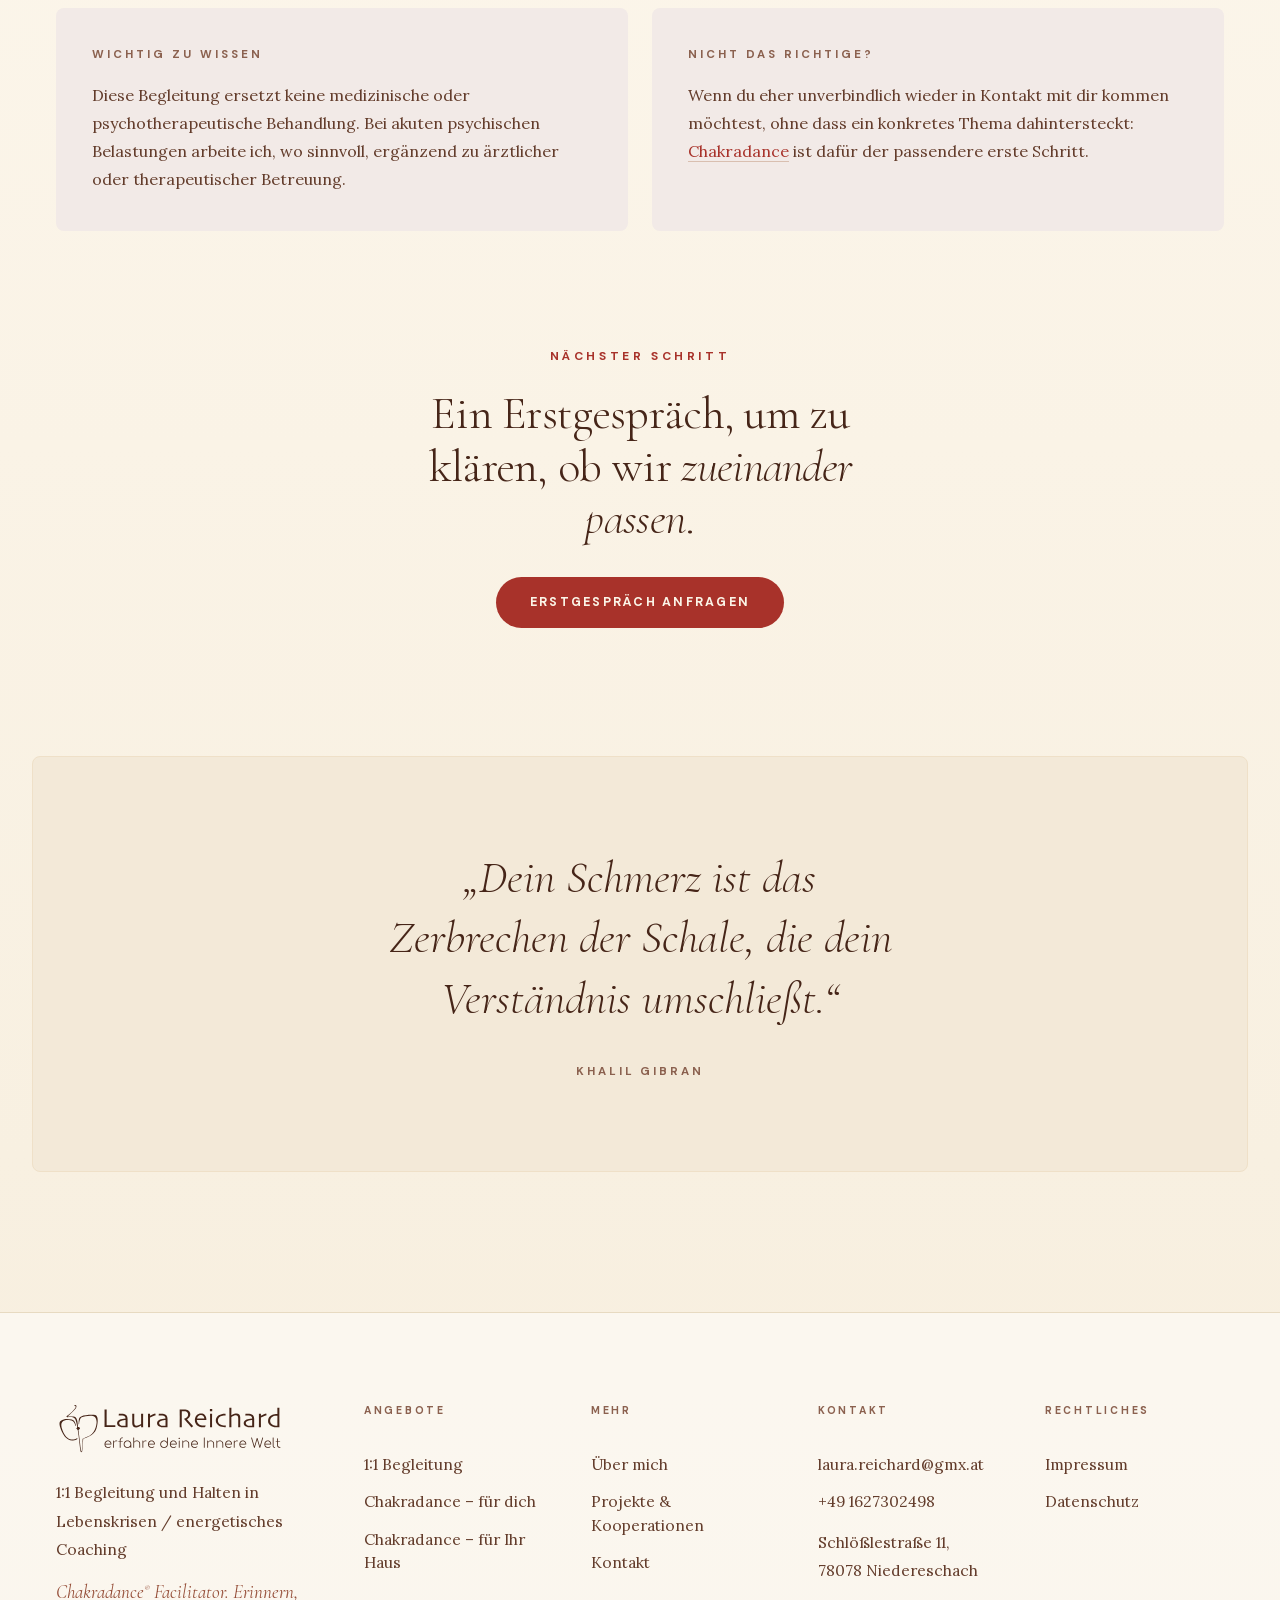
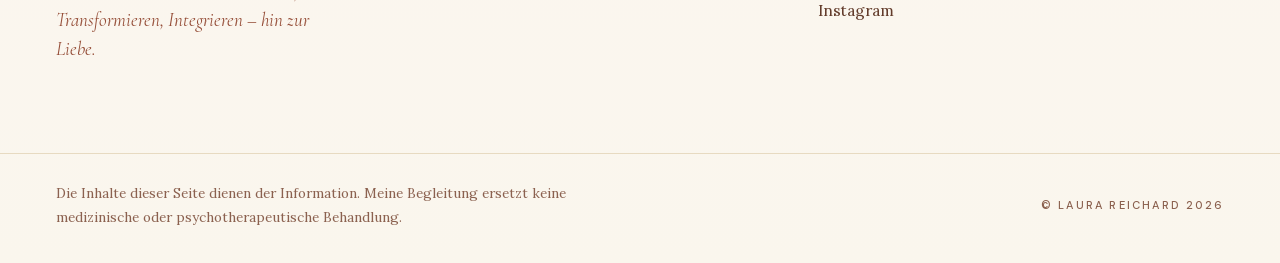
<file: begleitung.html>
<!DOCTYPE html>
<html lang="de">
<head>
<meta charset="utf-8">
<meta name="viewport" content="width=device-width, initial-scale=1">
<title>1:1 Begleitung — Laura Reichard</title>
<meta name="description" content="Einzelbegleitung und Halten in Lebenskrisen, energetisches Coaching. Wie eine Einheit abläuft und für wen die Arbeit gedacht ist.">
<meta name="robots" content="index, follow">
<link rel="stylesheet" href="_ds/broadsheet-591e7df8-8041-4f2b-9beb-f8d668c3c9e7/styles.css">
<link rel="stylesheet" href="fonts.css">
<style>
html{scroll-behavior:smooth}
section[id]{scroll-margin-top:104px}
@media (max-width:900px){section[id]{scroll-margin-top:88px}}
@media (prefers-reduced-motion:reduce){html{scroll-behavior:auto}}
@media (max-width:900px){
  header{padding-left:22px !important;padding-right:22px !important}
  main section{padding-left:22px !important;padding-right:22px !important;grid-template-columns:1fr !important;gap:40px !important}
  main section [style*="grid-template-columns"]{grid-template-columns:1fr !important}
  main section [style*="grid-template-columns"][style*="minmax(150px"]{grid-template-columns:1fr 1fr !important}
  [data-panel]{margin-top:-64px !important;padding-left:16px !important;padding-right:16px !important}
  [data-panel] > div > div:first-child{min-height:240px !important}
  main section article{padding:30px 24px !important}
  footer > div{padding-left:22px !important;padding-right:22px !important;grid-template-columns:1fr !important;gap:38px !important}
  footer > div > div:last-child{padding-left:0 !important;padding-right:0 !important}
  footer [style*="justify-self:end"]{justify-self:start !important}
  main section [style*="max-width:340px"]{max-width:100% !important}
}
@media (max-width:520px){
  main section{padding-left:18px !important;padding-right:18px !important}
  main section article{padding:26px 20px !important}
}
:root{
  --color-bg:#FBF4E7; --color-text:#462518;
  --color-accent:#A8322A; --color-accent-2:#B77F71;
  --font-heading:"Cormorant Garamond", Georgia, serif;
  --font-body:"Lora", Georgia, serif;
}
html,body{margin:0;padding:0;background:#FFFFFF;color:#462518;font-family:"Lora",Georgia,serif;-webkit-font-smoothing:antialiased;}
a{color:#A8322A;text-decoration:none;}
a:hover{color:#8A2620;}
*:focus-visible{outline:2px solid #A8322A;outline-offset:3px;}
::selection{background:#E5CEC0;}
@keyframes lr-cue{0%,100%{transform:scaleY(.25);opacity:.5}50%{transform:scaleY(1);opacity:1}}
@keyframes lr-marquee{from{transform:translate3d(0,0,0)}to{transform:translate3d(-50%,0,0)}}
video{will-change:transform}
[data-grain-media]::after{content:"";position:absolute;inset:0;pointer-events:none;z-index:2;opacity:.62;mix-blend-mode:overlay;background-image:url("[data-uri]");background-size:150px 150px}
[data-grain]{position:fixed;inset:0;z-index:70;pointer-events:none;opacity:.42;mix-blend-mode:multiply;background-image:url("[data-uri]");background-size:180px 180px}
</style>
<style>
.nur-desktop,.nur-mobil{display:none}
@media (min-width:901px){.nur-desktop{display:contents}}
@media (max-width:900px){.nur-mobil{display:contents}}
#mobilmenue[hidden],[data-sub][hidden],[data-akkordeon][hidden]{display:none}
html{scroll-behavior:smooth}
@media (prefers-reduced-motion:reduce){html{scroll-behavior:auto}}
a[aria-current="page"]{color:#A8322A}
[data-hv="hv0"]:hover{opacity:.72 !important}
[data-hv="hv1"]:hover{background-size:100% 1px !important}
[data-hv="hv2"]:hover{background:#FBF5EA !important;color:#A8322A !important}
[data-hv="hv3"]:hover{background:#F2EAE7 !important;transform:translateY(-2px) !important}
[data-hv="hv4"]:hover{background:#E5CEC0 !important;transform:translateY(-8px) !important}
[data-hv="hv5"]:hover{background:#8A2620 !important;transform:translateY(-3px) !important}
[data-hv="hv6"]:hover{color:#A8322A !important}
[data-hv="hv7"]:hover{color:#8A2620 !important}
[data-hv="hv8"]:hover{opacity:.65 !important}
[data-hv="hv9"]:hover{background-size:100% 1px !important;color:#A8322A !important}
[data-hv="hv10"]:hover{background:#8A2620 !important;transform:translateY(-2px) !important}
</style>
</head>
<body>
<div style="background:linear-gradient(180deg,#FFFFFF 0%,#FFFDF9 26%,#FCF6EB 58%,#F6EDDC 100%);color:#462518;font-family:'Lora',Georgia,serif;min-height:100vh;overflow-x:hidden">

  

  <div data-progress="1" style="position:fixed;top:0;left:0;height:2px;width:0%;background:#A8322A;z-index:60"></div>
<div id="mobilmenue" data-menue hidden>
  <div style="position:fixed;inset:0;z-index:80;background:#FFFDF8;display:flex;flex-direction:column;padding:26px 32px 48px">
    <div style="display:flex;justify-content:flex-end">
      <button type="button" data-menu-toggle aria-label="Menü schließen" style="background:none;border:none;font-family:'DM Sans',sans-serif;font-weight:700;font-size:11.5px;letter-spacing:.22em;text-transform:uppercase;color:#462518;padding:12px 0;cursor:pointer">Schließen</button>
    </div>
    <nav style="margin:auto 0;display:flex;flex-direction:column;gap:20px">
      <a aria-current="page" href="begleitung.html" style="font-family:'Cormorant Garamond',Georgia,serif;font-weight:300;font-size:clamp(28px,6vw,40px);line-height:1.1;color:#462518" data-hv="hv6">1:1 Begleitung</a>
      <div style="display:flex;flex-direction:column;gap:10px">
        <p style="margin:0;font-family:'Cormorant Garamond',Georgia,serif;font-weight:300;font-size:clamp(28px,6vw,40px);line-height:1.1;color:#462518">Chakradance</p>
        <a href="chakradance.html" style="font-family:'Cormorant Garamond',Georgia,serif;font-weight:300;font-size:clamp(24px,5vw,34px);line-height:1.1;color:#462518;padding-left:18px" data-hv="hv6">Für dich</a>
        <a href="chakradance-hotels.html" style="font-family:'Cormorant Garamond',Georgia,serif;font-weight:300;font-size:clamp(24px,5vw,34px);line-height:1.1;color:#462518;padding-left:18px" data-hv="hv6">Für Ihr Haus</a>
      </div>
      <a href="ueber-mich.html" style="font-family:'Cormorant Garamond',Georgia,serif;font-weight:300;font-size:clamp(28px,6vw,40px);line-height:1.1;color:#462518" data-hv="hv6">Über mich</a>
      <a href="projekte.html" style="font-family:'Cormorant Garamond',Georgia,serif;font-weight:300;font-size:clamp(28px,6vw,40px);line-height:1.1;color:#462518" data-hv="hv6">Projekte</a>
      <a href="kontakt.html" style="font-family:'Cormorant Garamond',Georgia,serif;font-weight:300;font-size:clamp(28px,6vw,40px);line-height:1.1;color:#462518" data-hv="hv6">Kontakt</a>
    </nav>
  </div>
  </div>

  <header style="position:sticky;top:0;z-index:20;background:rgba(255,255,255,.88);backdrop-filter:blur(10px);border-bottom:1px solid #EFE3CD;display:flex;align-items:baseline;justify-content:space-between;gap:40px;padding:26px 56px;flex-wrap:wrap">
    <a href="index.html" aria-label="Laura Reichard – Startseite" style="display:block;width:186px;height:41px;background-color:#462518;-webkit-mask:url(logo.svg) no-repeat left center/contain;mask:url(logo.svg) no-repeat left center/contain;transition:opacity .3s ease" data-hv="hv8"></a>
    <div class="nur-desktop"><nav style="display:flex;align-items:center;gap:24px">
      <a aria-current="page" href="begleitung.html" style="font-family:'DM Sans',sans-serif;font-weight:500;font-size:12px;letter-spacing:.2em;text-transform:uppercase;color:#633C2B;display:flex;align-items:center;min-height:44px;background-image:linear-gradient(#A8322A,#A8322A);background-repeat:no-repeat;background-position:0 calc(100% - 12px);background-size:0% 1px;transition:background-size .45s cubic-bezier(.2,.7,.2,1),color .3s ease" data-hv="hv9">1:1 Begleitung</a>
      <div style="position:relative;display:flex">
        <button type="button" data-sub-toggle style="font-family:'DM Sans',sans-serif;font-weight:500;font-size:12px;letter-spacing:.2em;text-transform:uppercase;color:#633C2B;background:none;border:none;padding:0;min-height:44px;display:flex;align-items:center;cursor:pointer;background-image:linear-gradient(#A8322A,#A8322A);background-repeat:no-repeat;background-position:0 calc(100% - 12px);background-size:0% 1px;transition:background-size .45s cubic-bezier(.2,.7,.2,1)" data-hv="hv1">Chakradance</button>
        <div class="untermenue" data-sub hidden>
        <div style="position:absolute;top:100%;left:0;min-width:230px;background:#FFFDF8;border:1px solid #F0E4CD;border-radius:8px;padding:8px;display:flex;flex-direction:column;z-index:40">
          <a href="chakradance.html" style="font-family:'DM Sans',sans-serif;font-weight:500;font-size:12px;letter-spacing:.2em;text-transform:uppercase;font-size:11.5px;letter-spacing:.16em;color:#462518;padding:14px 16px;border-radius:6px" data-hv="hv2">Für dich</a>
          <a href="chakradance-hotels.html" style="font-family:'DM Sans',sans-serif;font-weight:500;font-size:12px;letter-spacing:.2em;text-transform:uppercase;font-size:11.5px;letter-spacing:.16em;color:#462518;padding:14px 16px;border-radius:6px" data-hv="hv2">Für Ihr Haus</a>
        </div>
        </div>
      </div>
      <a href="ueber-mich.html" style="font-family:'DM Sans',sans-serif;font-weight:500;font-size:12px;letter-spacing:.2em;text-transform:uppercase;color:#633C2B;display:flex;align-items:center;min-height:44px;background-image:linear-gradient(#A8322A,#A8322A);background-repeat:no-repeat;background-position:0 calc(100% - 12px);background-size:0% 1px;transition:background-size .45s cubic-bezier(.2,.7,.2,1),color .3s ease" data-hv="hv9">Über mich</a>
      <a href="projekte.html" style="font-family:'DM Sans',sans-serif;font-weight:500;font-size:12px;letter-spacing:.2em;text-transform:uppercase;color:#633C2B;display:flex;align-items:center;min-height:44px;background-image:linear-gradient(#A8322A,#A8322A);background-repeat:no-repeat;background-position:0 calc(100% - 12px);background-size:0% 1px;transition:background-size .45s cubic-bezier(.2,.7,.2,1),color .3s ease" data-hv="hv9">Projekte</a>
      <a href="kontakt.html" style="font-family:'DM Sans',sans-serif;font-weight:700;font-size:12px;letter-spacing:.16em;text-transform:uppercase;color:#FBF4E7;background:#A8322A;border-radius:300px;padding:0 24px;min-height:44px;display:flex;align-items:center;transition:background .35s ease,transform .35s cubic-bezier(.2,.7,.2,1)" data-hv="hv10">Kontakt</a>
    </nav></div>
    <div class="nur-mobil"><button type="button" data-menu-toggle aria-label="Menü öffnen" style="display:flex;flex-direction:column;justify-content:center;gap:7px;background:none;border:none;padding:10px 4px;min-height:44px;min-width:44px;cursor:pointer">
          <span style="display:block;width:28px;height:1.5px;background:#462518"></span>
          <span style="display:block;width:28px;height:1.5px;background:#462518"></span>
        </button></div>
  </header>
  

  <main data-screen-label="1:1 Begleitung">
    <section id="begleitung" style="padding:clamp(60px,7vw,110px) 32px 0;text-align:center">
      <p style="font-family:'DM Sans',sans-serif;font-weight:700;font-size:12px;letter-spacing:.3em;text-transform:uppercase;color:#A8322A;margin:0 0 24px">Einzelbegleitung</p>
      <h1 style="font-family:'Cormorant Garamond',Georgia,serif;font-weight:300;font-size:clamp(36px,4.8vw,72px);line-height:1.08;margin:0 auto;max-width:26ch;text-wrap:pretty">1:1 Begleitung und Halten in Lebenskrisen / <span style="font-style:italic">energetisches Coaching</span></h1>
    </section>

    <section style="padding:clamp(80px,9vw,140px) 56px 0;max-width:1320px;margin:0 auto;display:grid;grid-template-columns:minmax(280px,1fr) minmax(280px,.75fr);gap:80px;align-items:start">
      <div>
        <h2 style="font-family:'Cormorant Garamond',Georgia,serif;font-style:italic;font-weight:400;font-size:clamp(28px,3vw,40px);line-height:1.32;margin:0 0 36px;color:#964F39">Kommt dir etwas davon bekannt vor?</h2>
        <ul style="list-style:none;margin:0;padding:0;display:flex;flex-direction:column;gap:16px;max-width:56ch">
          <li style="display:grid;grid-template-columns:22px 1fr;gap:6px;font-size:17px;line-height:1.66"><span style="color:#C0685A">—</span><span>Ängste, die da sind, ohne dass du genau weißt, woher sie kommen</span></li>
          <li style="display:grid;grid-template-columns:22px 1fr;gap:6px;font-size:17px;line-height:1.66"><span style="color:#C0685A">—</span><span>Unsicherheit, die dich zurückhält, obwohl du eigentlich weiterwillst</span></li>
          <li style="display:grid;grid-template-columns:22px 1fr;gap:6px;font-size:17px;line-height:1.66"><span style="color:#C0685A">—</span><span>Keine Grenzen setzen können – im Job, in der Familie, in der Beziehung</span></li>
          <li style="display:grid;grid-template-columns:22px 1fr;gap:6px;font-size:17px;line-height:1.66"><span style="color:#C0685A">—</span><span>Dich in der Partnerschaft klein machen, statt auf Augenhöhe zu stehen</span></li>
          <li style="display:grid;grid-template-columns:22px 1fr;gap:6px;font-size:17px;line-height:1.66"><span style="color:#C0685A">—</span><span>Das Gefühl, ganz oft dein inneres Kind zu sein – verletzlich, hilflos, allein</span></li>
          <li style="display:grid;grid-template-columns:22px 1fr;gap:6px;font-size:17px;line-height:1.66"><span style="color:#C0685A">—</span><span>Der Mutter (oder einem Elternteil) nicht mehr geben zu können, was von dir erwartet wird</span></li>
          <li style="display:grid;grid-template-columns:22px 1fr;gap:6px;font-size:17px;line-height:1.66"><span style="color:#C0685A">—</span><span>Panikattacken oder ein Herzrasen, das ohne erkennbaren Anlass kommt</span></li>
          <li style="display:grid;grid-template-columns:22px 1fr;gap:6px;font-size:17px;line-height:1.66"><span style="color:#C0685A">—</span><span>Dieser Moment, in dem du dich fragst: Wo bin ich hier eigentlich gelandet?</span></li>
        </ul>
        <p style="margin:44px 0 0;font-size:18px;line-height:1.78;max-width:56ch;color:#3F1E19">Was sich anfühlt wie viele einzelne Probleme, hat oft eine gemeinsame Wurzel. Genau dort setzt meine Arbeit an: nicht bei einzelnen Symptomen, sondern bei dem, was darunterliegt.</p>
      </div>
      <div data-grain-media="1" style="position:relative;width:100%;aspect-ratio:3/4;border-radius:8px;overflow:hidden;background:#E5CEC0">
        <video src="video-portrait.mp4" autoplay muted loop playsinline style="position:absolute;inset:0;width:100%;height:100%;object-fit:cover;display:block"></video>
      </div>
    </section>

    <section style="padding:clamp(80px,9vw,140px) 56px 0;max-width:1320px;margin:0 auto">
      <div style="display:grid;grid-template-columns:repeat(auto-fit,minmax(300px,1fr));gap:64px 88px">
        <div>
          <p style="font-family:'DM Sans',sans-serif;font-weight:700;font-size:11.5px;letter-spacing:.26em;text-transform:uppercase;color:#A8322A;margin:0 0 22px">Was diese Arbeit ist</p>
          <p style="margin:0 0 20px;font-size:17px;line-height:1.78">Wir dröseln auf, was sich verstrickt hat. Wir lernen deine inneren Anteile kennen und gehen dort hin, wo die Themen ihren Ursprung haben – oft in der Kindheit. Je nachdem, was gebraucht wird, arbeiten wir mit Hypnose und Trance, mit Chakra-Arbeit und Energiearbeit. In der Energiearbeit lade ich auch die geistige Welt und Lichtwesen ein und bitte um Unterstützung für dich.</p>
          <p style="margin:0;font-size:17px;line-height:1.78">Meine Klientinnen berichten oft von denselben Veränderungen: Sie gewinnen ihr Selbstvertrauen zurück. Sie fangen an, zu sich zu stehen und Nein zu sagen. Der Satz „Ich schaffe das nicht allein“ – oder „Ich bin allein“ – verliert seine Macht über sie.</p>
        </div>
        <div>
          <p style="font-family:'DM Sans',sans-serif;font-weight:700;font-size:11.5px;letter-spacing:.26em;text-transform:uppercase;color:#A8322A;margin:0 0 22px">Wie eine Einheit abläuft</p>
          <p style="margin:0 0 40px;font-size:17px;line-height:1.78">2,5 bis 3 Stunden, je nach Thema. Ankommen. Dann Tiefenarbeit – Aufstellungsarbeit, Trancearbeit, innere Kinderarbeit, Chakra- und Energiearbeit, je nachdem, was das Thema braucht. Ein bewusster Abschluss, damit du nicht offen aus der Sitzung gehst. Danach begleite ich dich weiter: mit einer Meditation passend zur Sitzung, gelegentlich einer Aufgabe für zuhause, und einem WhatsApp-Kontakt für die Tage dazwischen.</p>
          <p style="font-family:'DM Sans',sans-serif;font-weight:700;font-size:11.5px;letter-spacing:.26em;text-transform:uppercase;color:#A8322A;margin:0 0 22px">Format</p>
          <p style="margin:0;font-size:17px;line-height:1.78">4er- oder 8er-Begleitung. Für Themen, die Kontinuität und Zeit brauchen – nicht eine einzelne Sitzung.</p>
        </div>
      </div>
    </section>

    <section style="padding:clamp(80px,9vw,140px) 56px 0;max-width:1320px;margin:0 auto">
      <div style="text-align:center;margin-bottom:52px">
        <p style="font-family:'DM Sans',sans-serif;font-weight:700;font-size:12px;letter-spacing:.3em;text-transform:uppercase;color:#A8322A;margin:0 0 22px">Die Angebote</p>
        <h2 style="font-family:'Cormorant Garamond',Georgia,serif;font-weight:300;font-size:clamp(30px,3.6vw,52px);line-height:1.14;margin:0 auto;max-width:26ch">Zwei Wege, mit mir zu <span style="font-style:italic">arbeiten</span></h2>
      </div>

      <div style="display:grid;grid-template-columns:repeat(auto-fit,minmax(320px,1fr));gap:24px;align-items:start">

        <article style="display:flex;flex-direction:column;background:#FBF5EA;border:1px solid #F0E4CD;border-radius:8px;padding:clamp(32px,3.4vw,48px)">
          <p style="font-family:'DM Sans',sans-serif;font-weight:700;font-size:11px;letter-spacing:.26em;text-transform:uppercase;color:#A8322A;margin:0 0 16px">Angebot 01 · Einstieg</p>
          <h3 style="font-family:'Cormorant Garamond',Georgia,serif;font-weight:300;font-size:clamp(30px,3.2vw,42px);line-height:1.08;margin:0 0 18px">Einzelpaket</h3>
          <p style="margin:0 0 32px;font-size:17px;line-height:1.72;color:#633C2B;max-width:38ch">Eine Begleitung für ein Thema, das schon lange wartet. Ein Termin, in dem wir gemeinsam tief gehen.</p>

          <p style="font-family:'DM Sans',sans-serif;font-weight:700;font-size:10.5px;letter-spacing:.24em;text-transform:uppercase;color:#8B614F;margin:0 0 14px">Enthalten</p>
          <div style="display:flex;flex-direction:column;gap:12px;margin-bottom:32px">
        <div style="display:flex;justify-content:space-between;gap:20px;align-items:baseline;padding-bottom:12px;border-bottom:1px solid #EFE0C8"><span style="font-size:16.5px">Vorgespräch</span><span style="font-family:'Cormorant Garamond',Georgia,serif;font-weight:300;font-size:24px;white-space:nowrap">30 Min.</span></div>
        <div style="display:flex;justify-content:space-between;gap:20px;align-items:baseline;padding-bottom:12px;border-bottom:1px solid #EFE0C8"><span style="font-size:16.5px">Hauptsitzung</span><span style="font-family:'Cormorant Garamond',Georgia,serif;font-weight:300;font-size:24px;white-space:nowrap">2 Std.</span></div>
        <div style="display:flex;justify-content:space-between;gap:20px;align-items:baseline;padding-bottom:12px;border-bottom:1px solid #EFE0C8"><span style="font-size:16.5px">Nachgespräch</span><span style="font-family:'Cormorant Garamond',Georgia,serif;font-weight:300;font-size:24px;white-space:nowrap">30 Min.</span></div>
        <div style="display:flex;justify-content:space-between;gap:20px;align-items:baseline;padding-bottom:12px;border-bottom:1px solid #EFE0C8"><span style="font-size:16.5px">Persönliche Meditation</span><span style="font-family:'Cormorant Garamond',Georgia,serif;font-weight:300;font-size:24px;white-space:nowrap">1 ×</span></div>
          </div>

          <p style="font-family:'DM Sans',sans-serif;font-weight:700;font-size:10.5px;letter-spacing:.24em;text-transform:uppercase;color:#8B614F;margin:0 0 14px">Preis</p>
          <div style="display:flex;flex-wrap:wrap;gap:8px 24px;align-items:baseline">
            <p style="margin:0;font-family:'Cormorant Garamond',Georgia,serif;font-weight:300;font-size:clamp(34px,3.6vw,46px);line-height:1">260 Euro</p>
            <p style="margin:0;font-size:15.5px;color:#8B614F">Jede weitere Einheit 180 €</p>
          </div>

          <div data-akkordeon="1" hidden>
          <div style="margin-top:34px;padding-top:30px;border-top:1px solid #EFE0C8">
            <p style="font-family:'DM Sans',sans-serif;font-weight:700;font-size:10.5px;letter-spacing:.24em;text-transform:uppercase;color:#8B614F;margin:0 0 14px">Das ist für dich, wenn</p>
            <ul style="list-style:none;margin:0 0 26px;padding:0;display:flex;flex-direction:column;gap:12px">
          <li style="display:grid;grid-template-columns:20px 1fr;gap:6px;font-size:16.5px;line-height:1.68"><span style="color:#C0685A">—</span><span>Du ein Thema mit dir trägst, das du schon lange vermeidest</span></li>
          <li style="display:grid;grid-template-columns:20px 1fr;gap:6px;font-size:16.5px;line-height:1.68"><span style="color:#C0685A">—</span><span>Es dich immer wieder einholt – durch Trigger, Begegnungen, Momente</span></li>
          <li style="display:grid;grid-template-columns:20px 1fr;gap:6px;font-size:16.5px;line-height:1.68"><span style="color:#C0685A">—</span><span>Du bereit bist für den ersten Schritt in deine innere Transformation</span></li>
            </ul>
            <p style="font-family:'DM Sans',sans-serif;font-weight:700;font-size:10.5px;letter-spacing:.24em;text-transform:uppercase;color:#8B614F;margin:0 0 14px">Was dich erwartet</p>
            <p style="margin:0;font-size:16.5px;line-height:1.76">Wir gehen gemeinsam tief. Über Trance, innere Anteile und geführte Meditationen – dein System zeigt uns den Weg. Was du selbst erkennst, bleibt.</p>
          </div>
          </div>
      <button type="button" data-akkordeon-toggle="1" style="align-self:flex-start;margin-top:26px;font-family:'DM Sans',sans-serif;font-weight:700;font-size:11.5px;letter-spacing:.2em;text-transform:uppercase;color:#A8322A;background:none;border:none;padding:12px 0;min-height:44px;cursor:pointer;background-image:linear-gradient(#A8322A,#A8322A);background-repeat:no-repeat;background-position:0 calc(100% - 10px);background-size:100% 1px" data-hv="hv7">Mehr Details</button>
        </article>

        <article style="display:flex;flex-direction:column;background:#FBF5EA;border:1px solid #F0E4CD;border-radius:8px;padding:clamp(32px,3.4vw,48px)">
          <p style="font-family:'DM Sans',sans-serif;font-weight:700;font-size:11px;letter-spacing:.26em;text-transform:uppercase;color:#A8322A;margin:0 0 16px">Angebot 02 · Über Zeit</p>
          <h3 style="font-family:'Cormorant Garamond',Georgia,serif;font-weight:300;font-size:clamp(30px,3.2vw,42px);line-height:1.08;margin:0 0 18px">Pakete</h3>
          <p style="margin:0 0 32px;font-size:17px;line-height:1.72;color:#633C2B;max-width:38ch">Innere Transformation über Zeit. Alle zwei bis drei Wochen betrittst du denselben Raum – so hat dein System Zeit zu integrieren.</p>

          <p style="font-family:'DM Sans',sans-serif;font-weight:700;font-size:10.5px;letter-spacing:.24em;text-transform:uppercase;color:#8B614F;margin:0 0 14px">Der Ablauf</p>
          <div style="display:flex;flex-direction:column;gap:12px;margin-bottom:32px">
        <div style="display:grid;grid-template-columns:26px 1fr;gap:12px;align-items:baseline"><span style="font-family:'Cormorant Garamond',Georgia,serif;font-size:22px;font-weight:300;color:#C0685A">1</span><span style="font-size:16.5px;line-height:1.6">Das Vorgespräch</span></div>
        <div style="display:grid;grid-template-columns:26px 1fr;gap:12px;align-items:baseline"><span style="font-family:'Cormorant Garamond',Georgia,serif;font-size:22px;font-weight:300;color:#C0685A">2</span><span style="font-size:16.5px;line-height:1.6">Die Einzelsitzungen (je 2 Stunden)</span></div>
        <div style="display:grid;grid-template-columns:26px 1fr;gap:12px;align-items:baseline"><span style="font-family:'Cormorant Garamond',Georgia,serif;font-size:22px;font-weight:300;color:#C0685A">3</span><span style="font-size:16.5px;line-height:1.6">Die Integration nach jeder Sitzung</span></div>
        <div style="display:grid;grid-template-columns:26px 1fr;gap:12px;align-items:baseline"><span style="font-family:'Cormorant Garamond',Georgia,serif;font-size:22px;font-weight:300;color:#C0685A">4</span><span style="font-size:16.5px;line-height:1.6">Persönliche Meditation</span></div>
        <div style="display:grid;grid-template-columns:26px 1fr;gap:12px;align-items:baseline"><span style="font-family:'Cormorant Garamond',Georgia,serif;font-size:22px;font-weight:300;color:#C0685A">5</span><span style="font-size:16.5px;line-height:1.6">Begleitung zwischen den Sitzungen</span></div>
        <div style="display:grid;grid-template-columns:26px 1fr;gap:12px;align-items:baseline"><span style="font-family:'Cormorant Garamond',Georgia,serif;font-size:22px;font-weight:300;color:#C0685A">6</span><span style="font-size:16.5px;line-height:1.6">Der rote Faden über Zeit</span></div>
          </div>

          <p style="font-family:'DM Sans',sans-serif;font-weight:700;font-size:10.5px;letter-spacing:.24em;text-transform:uppercase;color:#8B614F;margin:0 0 14px">Die Pakete</p>
          <div style="display:flex;flex-direction:column;gap:12px">
        <div style="display:flex;justify-content:space-between;gap:20px;align-items:baseline;padding-bottom:12px;border-bottom:1px solid #EFE0C8"><span style="font-size:16.5px">4 Einheiten</span><span style="font-family:'Cormorant Garamond',Georgia,serif;font-weight:300;font-size:24px;white-space:nowrap">700 Euro</span></div>
        <div style="display:flex;justify-content:space-between;gap:20px;align-items:baseline;padding-bottom:12px;border-bottom:1px solid #EFE0C8"><span style="font-size:16.5px">8 Einheiten</span><span style="font-family:'Cormorant Garamond',Georgia,serif;font-weight:300;font-size:24px;white-space:nowrap">1.200 Euro</span></div>
            <p style="margin:2px 0 0;font-size:15.5px;line-height:1.7;color:#8B614F">Add-on: Chakra Dance Kurs (9 Einheiten), statt 240 Euro nur 190 Euro</p>
          </div>

          <div data-akkordeon="2" hidden>
          <div style="margin-top:34px;padding-top:30px;border-top:1px solid #EFE0C8">
            <p style="font-family:'DM Sans',sans-serif;font-weight:700;font-size:10.5px;letter-spacing:.24em;text-transform:uppercase;color:#8B614F;margin:0 0 14px">Erinnern</p>
            <p style="margin:0 0 26px;font-size:16.5px;line-height:1.76">Ängste wie „Ich bin zu viel“, „Ich bin nicht geliebt“, „Ich will gefallen“ sitzen tief. Du gibst für so viele und für so vieles im Außen. Nur nicht für dich selbst.</p>
            <p style="font-family:'DM Sans',sans-serif;font-weight:700;font-size:10.5px;letter-spacing:.24em;text-transform:uppercase;color:#8B614F;margin:0 0 14px">Transformieren</p>
            <p style="margin:0 0 26px;font-size:16.5px;line-height:1.76">Wir gehen tief, mit Trancearbeit, Arbeit mit dem inneren Kind, Aufstellungsarbeit und inneren Anteilen. Was sich gezeigt hat, darf landen – auch über die Chakren, gezielt unterstützt mit Licht und Energie. Nach jeder Einheit bekommst du eine Meditation, passend auf dein Thema.</p>
            <p style="font-family:'DM Sans',sans-serif;font-weight:700;font-size:10.5px;letter-spacing:.24em;text-transform:uppercase;color:#8B614F;margin:0 0 14px">Integrieren</p>
            <ul style="list-style:none;margin:0;padding:0;display:flex;flex-direction:column;gap:12px">
          <li style="display:grid;grid-template-columns:20px 1fr;gap:6px;font-size:16.5px;line-height:1.68"><span style="color:#C0685A">—</span><span>Du lernst, auf dich zu achten und deine Grenzen wahrzunehmen und zu setzen.</span></li>
          <li style="display:grid;grid-template-columns:20px 1fr;gap:6px;font-size:16.5px;line-height:1.68"><span style="color:#C0685A">—</span><span>Du lernst, dass Nein nicht mehr bedeutet: Was ist, wenn der andere mich dann nicht mehr liebt?</span></li>
          <li style="display:grid;grid-template-columns:20px 1fr;gap:6px;font-size:16.5px;line-height:1.68"><span style="color:#C0685A">—</span><span>Du lernst, dass Einsamkeit nicht von außen kommt, sondern von innen.</span></li>
          <li style="display:grid;grid-template-columns:20px 1fr;gap:6px;font-size:16.5px;line-height:1.68"><span style="color:#C0685A">—</span><span>Du lernst wieder mehr auf deine Intuition zu hören.</span></li>
          <li style="display:grid;grid-template-columns:20px 1fr;gap:6px;font-size:16.5px;line-height:1.68"><span style="color:#C0685A">—</span><span>Alles in dir wird wieder mehr zu einer Einheit. Ein Stückchen mehr du selbst, wenn du keine Rolle mehr bist.</span></li>
            </ul>
          </div>
          </div>
      <button type="button" data-akkordeon-toggle="2" style="align-self:flex-start;margin-top:26px;font-family:'DM Sans',sans-serif;font-weight:700;font-size:11.5px;letter-spacing:.2em;text-transform:uppercase;color:#A8322A;background:none;border:none;padding:12px 0;min-height:44px;cursor:pointer;background-image:linear-gradient(#A8322A,#A8322A);background-repeat:no-repeat;background-position:0 calc(100% - 10px);background-size:100% 1px" data-hv="hv7">Mehr Details</button>
        </article>

      </div>

      <p style="margin:34px 0 0;text-align:center;font-family:'Cormorant Garamond',Georgia,serif;font-style:italic;font-size:21px;color:#964F39">Welches Paket für dich passt, finden wir gemeinsam heraus.</p>
    </section>

    <section style="padding:clamp(80px,9vw,130px) 56px 0;max-width:1320px;margin:0 auto;display:grid;grid-template-columns:repeat(auto-fit,minmax(300px,1fr));gap:24px">
      <div style="background:#F2EAE7;border-radius:8px;padding:38px 36px">
        <p style="font-family:'DM Sans',sans-serif;font-weight:700;font-size:11.5px;letter-spacing:.26em;text-transform:uppercase;color:#8B614F;margin:0 0 18px">Wichtig zu wissen</p>
        <p style="margin:0;font-size:16px;line-height:1.74;color:#633C2B">Diese Begleitung ersetzt keine medizinische oder psychotherapeutische Behandlung. Bei akuten psychischen Belastungen arbeite ich, wo sinnvoll, ergänzend zu ärztlicher oder therapeutischer Betreuung.</p>
      </div>
      <div style="background:#F2EAE7;border-radius:8px;padding:38px 36px">
        <p style="font-family:'DM Sans',sans-serif;font-weight:700;font-size:11.5px;letter-spacing:.26em;text-transform:uppercase;color:#8B614F;margin:0 0 18px">Nicht das Richtige?</p>
        <p style="margin:0;font-size:16px;line-height:1.74;color:#633C2B">Wenn du eher unverbindlich wieder in Kontakt mit dir kommen möchtest, ohne dass ein konkretes Thema dahintersteckt: <a href="chakradance.html" style="color:#A8322A;border-bottom:1px solid #D9BFB0">Chakradance</a> ist dafür der passendere erste Schritt.</p>
      </div>
    </section>

    <section style="padding:clamp(80px,9vw,130px) 32px 0;text-align:center">
      <p style="font-family:'DM Sans',sans-serif;font-weight:700;font-size:12px;letter-spacing:.3em;text-transform:uppercase;color:#A8322A;margin:0 0 22px">Nächster Schritt</p>
      <h2 style="font-family:'Cormorant Garamond',Georgia,serif;font-weight:300;font-size:clamp(30px,3.6vw,52px);line-height:1.14;margin:0 auto 32px;max-width:24ch">Ein Erstgespräch, um zu klären, ob wir <span style="font-style:italic">zueinander passen</span>.</h2>
      <a href="kontakt.html" style="display:inline-block;font-family:'DM Sans',sans-serif;font-weight:700;font-size:12.5px;letter-spacing:.18em;text-transform:uppercase;color:#FBF4E7;background:#A8322A;border-radius:300px;padding:16px 34px;transition:background .35s ease,transform .35s cubic-bezier(.2,.7,.2,1)" data-hv="hv5">Erstgespräch anfragen</a>
    </section>

    <section style="margin-top:clamp(90px,10vw,150px);padding:0 32px">
      <div style="max-width:1240px;margin:0 auto;background:#F3E9D8;border:1px solid #EFE0C8;border-radius:8px;padding:clamp(56px,7vw,110px) clamp(28px,5vw,72px);text-align:center">
      <blockquote style="margin:0 auto;max-width:26ch;font-family:'Cormorant Garamond',Georgia,serif;font-style:italic;font-weight:300;font-size:clamp(28px,3.6vw,50px);line-height:1.32;color:#462518">„Dein Schmerz ist das Zerbrechen der Schale, die dein Verständnis umschließt.“</blockquote>
      <p style="margin:34px 0 0;font-family:'DM Sans',sans-serif;font-weight:700;font-size:11.5px;letter-spacing:.26em;text-transform:uppercase;color:#8B614F">Khalil Gibran</p>
      </div>
    </section>
  </main>
  


  <footer style="margin-top:clamp(100px,11vw,170px);background:rgba(255,255,255,.5);border-top:1px solid #E7DAC1">
    <div style="max-width:1320px;margin:0 auto;padding:clamp(64px,7vw,100px) 56px;display:grid;grid-template-columns:minmax(260px,1.4fr) repeat(auto-fit,minmax(160px,1fr));gap:56px 48px;align-items:start">
      <div>
        <div style="width:230px;height:51px;margin:0 0 24px;background-color:#462518;-webkit-mask:url(logo.svg) no-repeat left center/contain;mask:url(logo.svg) no-repeat left center/contain"></div>
        <p style="margin:0;font-size:15.5px;line-height:1.85;color:#633C2B;max-width:40ch">1:1 Begleitung und Halten in Lebenskrisen / energetisches Coaching</p>
        <p style="margin:14px 0 0;font-family:'Cormorant Garamond',Georgia,serif;font-style:italic;font-size:19px;line-height:1.5;color:#964F39;max-width:40ch">Chakradance<span style="font-size:.42em;vertical-align:super;letter-spacing:0">®</span> Facilitator. Erinnern, Transformieren, Integrieren – hin zur Liebe.</p>
      </div>
      <nav style="display:flex;flex-direction:column;gap:14px">
        <p style="font-family:'DM Sans',sans-serif;font-weight:700;font-size:10.5px;letter-spacing:.26em;text-transform:uppercase;color:#8B614F;margin:0 0 20px">Angebote</p>
        <a aria-current="page" href="begleitung.html" style="font-size:15.5px;color:#633C2B;line-height:1.5">1:1 Begleitung</a>
        <a href="chakradance.html" style="font-size:15.5px;color:#633C2B;line-height:1.5">Chakradance – für dich</a>
        <a href="chakradance-hotels.html" style="font-size:15.5px;color:#633C2B;line-height:1.5">Chakradance – für Ihr Haus</a>
      </nav>
      <nav style="display:flex;flex-direction:column;gap:14px">
        <p style="font-family:'DM Sans',sans-serif;font-weight:700;font-size:10.5px;letter-spacing:.26em;text-transform:uppercase;color:#8B614F;margin:0 0 20px">Mehr</p>
        <a href="ueber-mich.html" style="font-size:15.5px;color:#633C2B;line-height:1.5">Über mich</a>
        <a href="projekte.html" style="font-size:15.5px;color:#633C2B;line-height:1.5">Projekte &amp; Kooperationen</a>
        <a href="kontakt.html" style="font-size:15.5px;color:#633C2B;line-height:1.5">Kontakt</a>
      </nav>
      <div style="display:flex;flex-direction:column;gap:14px">
        <p style="font-family:'DM Sans',sans-serif;font-weight:700;font-size:10.5px;letter-spacing:.26em;text-transform:uppercase;color:#8B614F;margin:0 0 20px">Kontakt</p>
        <a href="mailto:laura.reichard@gmx.at" style="font-size:15.5px;color:#633C2B;line-height:1.5">laura.reichard@gmx.at</a>
        <a href="tel:+491627302498" style="font-size:15.5px;color:#633C2B;line-height:1.5">+49 1627302498</a>
        <p style="margin:0;font-size:15.5px;line-height:1.85;color:#633C2B">Schlößlestraße 11,<br>78078 Niedereschach</p>
        <a href="https://www.instagram.com/laurareichardcoach/" target="_blank" rel="noopener" style="font-size:15.5px;color:#633C2B;line-height:1.5">Instagram</a>
      </div>
      <nav style="display:flex;flex-direction:column;gap:14px">
        <p style="font-family:'DM Sans',sans-serif;font-weight:700;font-size:10.5px;letter-spacing:.26em;text-transform:uppercase;color:#8B614F;margin:0 0 20px">Rechtliches</p>
        <a href="impressum.html" style="font-size:15.5px;color:#633C2B;line-height:1.5">Impressum</a>
        <a href="datenschutz.html" style="font-size:15.5px;color:#633C2B;line-height:1.5">Datenschutz</a>
      </nav>
    </div>
    <div style="border-top:1px solid #E7DAC1">
      <div style="max-width:1320px;margin:0 auto;padding:28px 56px 34px;display:grid;grid-template-columns:repeat(auto-fit,minmax(280px,1fr));gap:20px 40px;align-items:center">
        <p style="margin:0;font-size:13.5px;line-height:1.75;color:#8B614F;max-width:70ch">Die Inhalte dieser Seite dienen der Information. Meine Begleitung ersetzt keine medizinische oder psychotherapeutische Behandlung.</p>
        <p style="margin:0;font-family:'DM Sans',sans-serif;font-weight:500;font-size:11px;letter-spacing:.2em;text-transform:uppercase;color:#8B614F;justify-self:end">© Laura Reichard 2026</p>
      </div>
    </div>
  </footer>

</div>



<script>
(function(){
  function um(el,attr){ if(el) el.hidden = !el.hidden; }
  document.addEventListener('click', function(e){
    var t = e.target.closest('[data-menu-toggle],[data-sub-toggle],[data-akkordeon-toggle]');
    if(!t) return;
    if(t.hasAttribute('data-menu-toggle')){ um(document.getElementById('mobilmenue')); return; }
    if(t.hasAttribute('data-sub-toggle')){
      var w = t.closest('nav,div') || document;
      um(w.querySelector('[data-sub]') || document.querySelector('[data-sub]')); return;
    }
    var n = t.getAttribute('data-akkordeon-toggle');
    var ziel = document.querySelector('[data-akkordeon="'+n+'"]');
    um(ziel);
    if (ziel) t.textContent = ziel.hidden ? 'Mehr Details' : 'Details schließen';
  });
})();

// Fortschrittsbalken und Parallax
(function () {
  var sparsam = window.matchMedia('(prefers-reduced-motion: reduce)').matches;

  var balken = document.querySelector('[data-progress]');

  var video = document.querySelector('[data-parallax]');
  var huelle = null, grundTransform = '';
  if (video && !sparsam) {
    grundTransform = (String(video.style.transform).match(/scale\([^)]*\)/) || [''])[0];
    huelle = video.offsetParent || video.parentElement;
    video.style.willChange = 'transform';
  }

  var geplant = false;
  function zeichnen() {
    geplant = false;

    if (balken) {
      var strecke = document.documentElement.scrollHeight - window.innerHeight;
      var anteil = strecke > 0 ? Math.min(1, Math.max(0, window.scrollY / strecke)) : 0;
      balken.style.width = (anteil * 100).toFixed(2) + '%';
    }

    if (video && huelle) {
      var r = huelle.getBoundingClientRect();
      if (r.bottom > 0 && r.top < window.innerHeight) {
        var spielraum = Math.min(32, r.height * 0.03);   // bleibt im Ueberstand aus scale(1.08)
        var lauf = Math.max(0, Math.min(1, -r.top / window.innerHeight));
        video.style.transform = 'translate3d(0,' + (lauf * spielraum).toFixed(1) + 'px,0) ' + grundTransform;
      }
    }
  }
  function anstossen() { if (!geplant) { geplant = true; requestAnimationFrame(zeichnen); } }

  addEventListener('scroll', anstossen, { passive: true });
  addEventListener('resize', anstossen);
  zeichnen();
})();
</script>

</body>
</html>
</file>
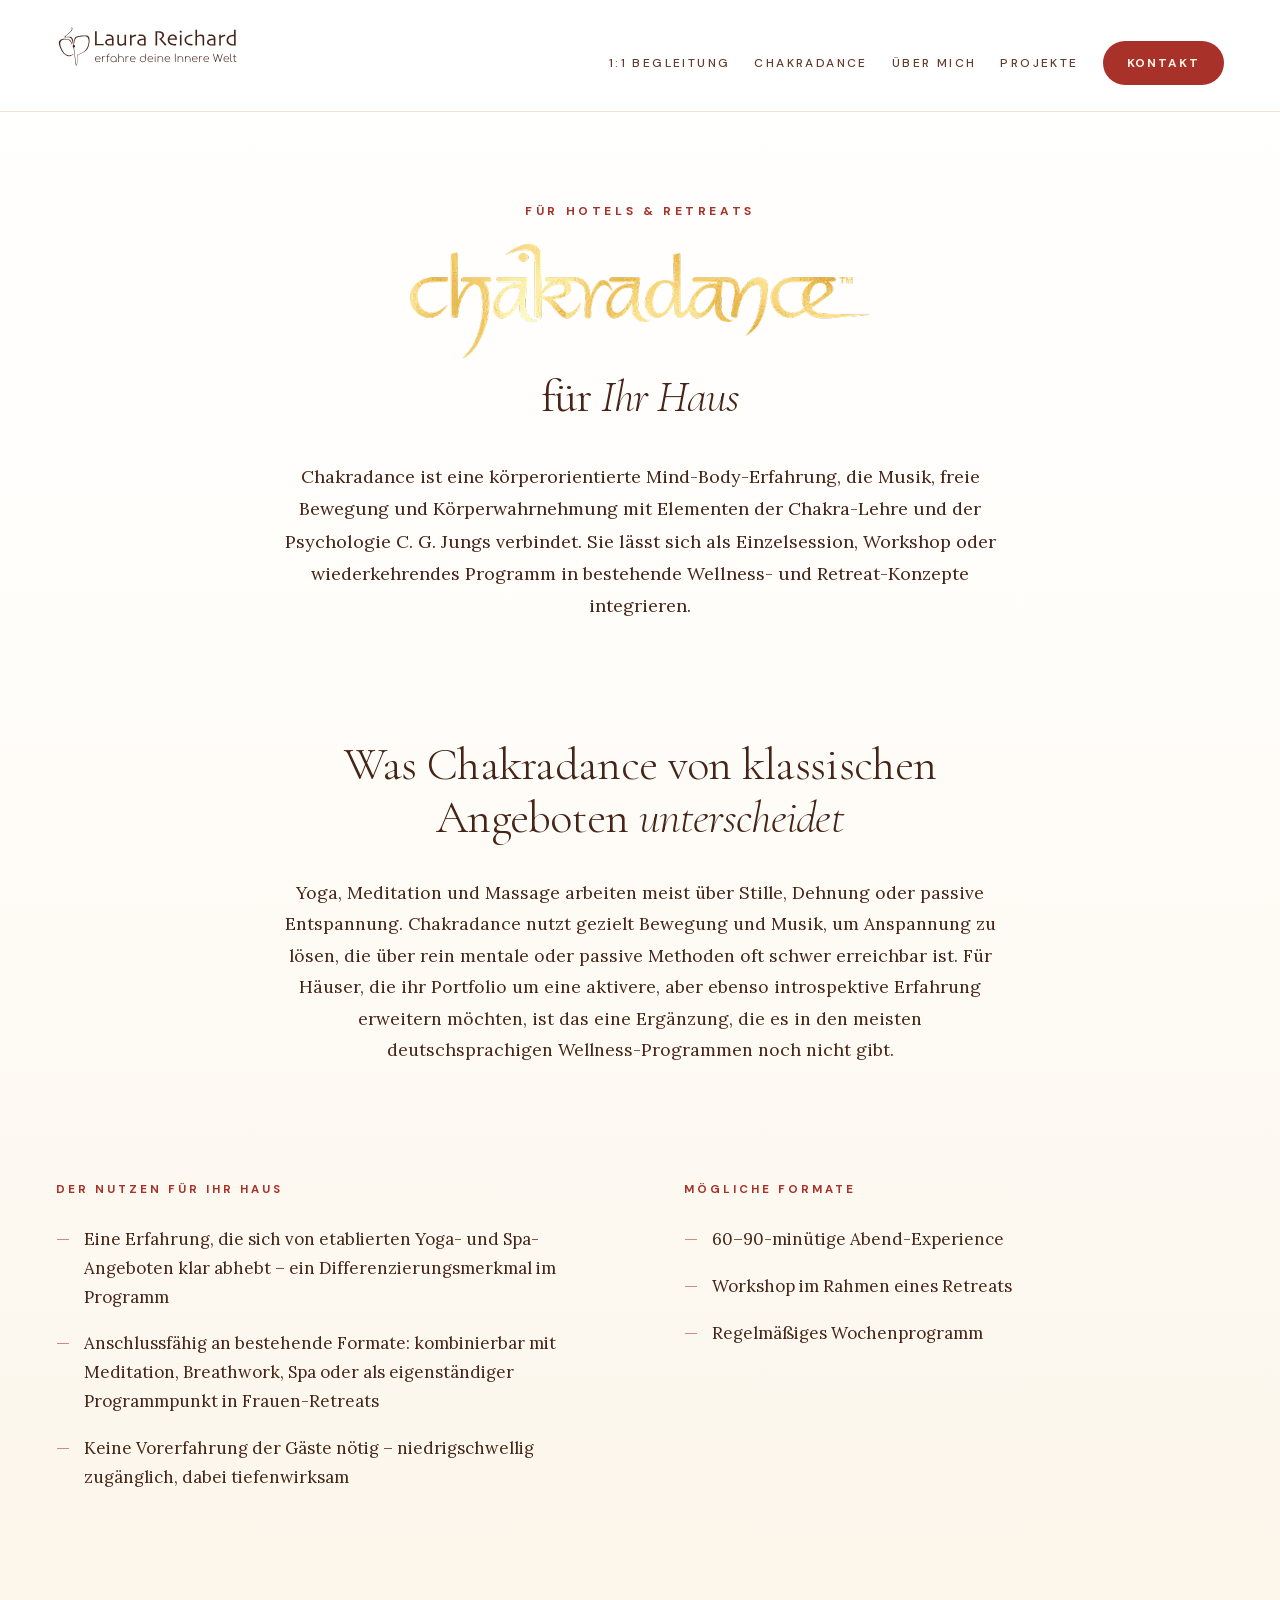
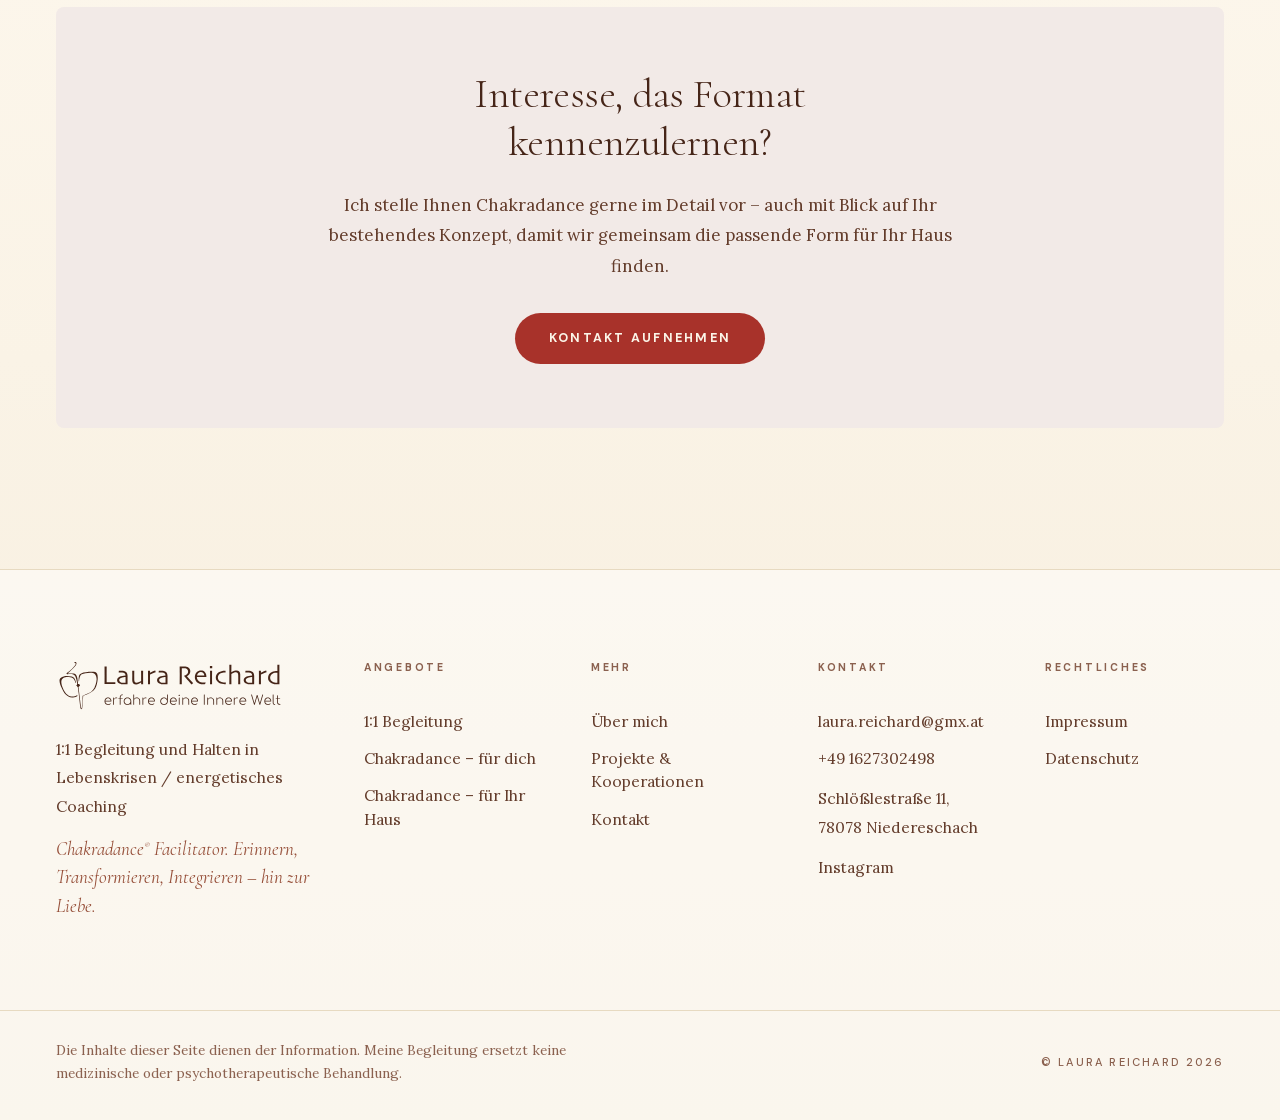
<file: chakradance-hotels.html>
<!DOCTYPE html>
<html lang="de">
<head>
<meta charset="utf-8">
<meta name="viewport" content="width=device-width, initial-scale=1">
<title>Chakradance für Ihr Haus — Laura Reichard</title>
<meta name="description" content="Chakradance als körperorientierte Mind-Body-Erfahrung für Hotels, Retreats und Seminarhäuser.">
<meta name="robots" content="index, follow">
<link rel="stylesheet" href="_ds/broadsheet-591e7df8-8041-4f2b-9beb-f8d668c3c9e7/styles.css">
<link rel="stylesheet" href="fonts.css">
<style>
html{scroll-behavior:smooth}
section[id]{scroll-margin-top:104px}
@media (max-width:900px){section[id]{scroll-margin-top:88px}}
@media (prefers-reduced-motion:reduce){html{scroll-behavior:auto}}
@media (max-width:900px){
  header{padding-left:22px !important;padding-right:22px !important}
  main section{padding-left:22px !important;padding-right:22px !important;grid-template-columns:1fr !important;gap:40px !important}
  main section [style*="grid-template-columns"]{grid-template-columns:1fr !important}
  main section [style*="grid-template-columns"][style*="minmax(150px"]{grid-template-columns:1fr 1fr !important}
  [data-panel]{margin-top:-64px !important;padding-left:16px !important;padding-right:16px !important}
  [data-panel] > div > div:first-child{min-height:240px !important}
  main section article{padding:30px 24px !important}
  footer > div{padding-left:22px !important;padding-right:22px !important;grid-template-columns:1fr !important;gap:38px !important}
  footer > div > div:last-child{padding-left:0 !important;padding-right:0 !important}
  footer [style*="justify-self:end"]{justify-self:start !important}
  main section [style*="max-width:340px"]{max-width:100% !important}
}
@media (max-width:520px){
  main section{padding-left:18px !important;padding-right:18px !important}
  main section article{padding:26px 20px !important}
}
:root{
  --color-bg:#FBF4E7; --color-text:#462518;
  --color-accent:#A8322A; --color-accent-2:#B77F71;
  --font-heading:"Cormorant Garamond", Georgia, serif;
  --font-body:"Lora", Georgia, serif;
}
html,body{margin:0;padding:0;background:#FFFFFF;color:#462518;font-family:"Lora",Georgia,serif;-webkit-font-smoothing:antialiased;}
a{color:#A8322A;text-decoration:none;}
a:hover{color:#8A2620;}
*:focus-visible{outline:2px solid #A8322A;outline-offset:3px;}
::selection{background:#E5CEC0;}
@keyframes lr-cue{0%,100%{transform:scaleY(.25);opacity:.5}50%{transform:scaleY(1);opacity:1}}
@keyframes lr-marquee{from{transform:translate3d(0,0,0)}to{transform:translate3d(-50%,0,0)}}
video{will-change:transform}
[data-grain-media]::after{content:"";position:absolute;inset:0;pointer-events:none;z-index:2;opacity:.62;mix-blend-mode:overlay;background-image:url("[data-uri]");background-size:150px 150px}
[data-grain]{position:fixed;inset:0;z-index:70;pointer-events:none;opacity:.42;mix-blend-mode:multiply;background-image:url("[data-uri]");background-size:180px 180px}
</style>
<style>
.nur-desktop,.nur-mobil{display:none}
@media (min-width:901px){.nur-desktop{display:contents}}
@media (max-width:900px){.nur-mobil{display:contents}}
#mobilmenue[hidden],[data-sub][hidden],[data-akkordeon][hidden]{display:none}
html{scroll-behavior:smooth}
@media (prefers-reduced-motion:reduce){html{scroll-behavior:auto}}
a[aria-current="page"]{color:#A8322A}
[data-hv="hv0"]:hover{opacity:.72 !important}
[data-hv="hv1"]:hover{background-size:100% 1px !important}
[data-hv="hv2"]:hover{background:#FBF5EA !important;color:#A8322A !important}
[data-hv="hv3"]:hover{background:#F2EAE7 !important;transform:translateY(-2px) !important}
[data-hv="hv4"]:hover{background:#E5CEC0 !important;transform:translateY(-8px) !important}
[data-hv="hv5"]:hover{background:#8A2620 !important;transform:translateY(-3px) !important}
[data-hv="hv6"]:hover{color:#A8322A !important}
[data-hv="hv7"]:hover{color:#8A2620 !important}
[data-hv="hv8"]:hover{opacity:.65 !important}
[data-hv="hv9"]:hover{background-size:100% 1px !important;color:#A8322A !important}
[data-hv="hv10"]:hover{background:#8A2620 !important;transform:translateY(-2px) !important}
</style>
</head>
<body>
<div style="background:linear-gradient(180deg,#FFFFFF 0%,#FFFDF9 26%,#FCF6EB 58%,#F6EDDC 100%);color:#462518;font-family:'Lora',Georgia,serif;min-height:100vh;overflow-x:hidden">

  

  <div data-progress="1" style="position:fixed;top:0;left:0;height:2px;width:0%;background:#A8322A;z-index:60"></div>
<div id="mobilmenue" data-menue hidden>
  <div style="position:fixed;inset:0;z-index:80;background:#FFFDF8;display:flex;flex-direction:column;padding:26px 32px 48px">
    <div style="display:flex;justify-content:flex-end">
      <button type="button" data-menu-toggle aria-label="Menü schließen" style="background:none;border:none;font-family:'DM Sans',sans-serif;font-weight:700;font-size:11.5px;letter-spacing:.22em;text-transform:uppercase;color:#462518;padding:12px 0;cursor:pointer">Schließen</button>
    </div>
    <nav style="margin:auto 0;display:flex;flex-direction:column;gap:20px">
      <a href="begleitung.html" style="font-family:'Cormorant Garamond',Georgia,serif;font-weight:300;font-size:clamp(28px,6vw,40px);line-height:1.1;color:#462518" data-hv="hv6">1:1 Begleitung</a>
      <div style="display:flex;flex-direction:column;gap:10px">
        <p style="margin:0;font-family:'Cormorant Garamond',Georgia,serif;font-weight:300;font-size:clamp(28px,6vw,40px);line-height:1.1;color:#462518">Chakradance</p>
        <a href="chakradance.html" style="font-family:'Cormorant Garamond',Georgia,serif;font-weight:300;font-size:clamp(24px,5vw,34px);line-height:1.1;color:#462518;padding-left:18px" data-hv="hv6">Für dich</a>
        <a aria-current="page" href="chakradance-hotels.html" style="font-family:'Cormorant Garamond',Georgia,serif;font-weight:300;font-size:clamp(24px,5vw,34px);line-height:1.1;color:#462518;padding-left:18px" data-hv="hv6">Für Ihr Haus</a>
      </div>
      <a href="ueber-mich.html" style="font-family:'Cormorant Garamond',Georgia,serif;font-weight:300;font-size:clamp(28px,6vw,40px);line-height:1.1;color:#462518" data-hv="hv6">Über mich</a>
      <a href="projekte.html" style="font-family:'Cormorant Garamond',Georgia,serif;font-weight:300;font-size:clamp(28px,6vw,40px);line-height:1.1;color:#462518" data-hv="hv6">Projekte</a>
      <a href="kontakt.html" style="font-family:'Cormorant Garamond',Georgia,serif;font-weight:300;font-size:clamp(28px,6vw,40px);line-height:1.1;color:#462518" data-hv="hv6">Kontakt</a>
    </nav>
  </div>
  </div>

  <header style="position:sticky;top:0;z-index:20;background:rgba(255,255,255,.88);backdrop-filter:blur(10px);border-bottom:1px solid #EFE3CD;display:flex;align-items:baseline;justify-content:space-between;gap:40px;padding:26px 56px;flex-wrap:wrap">
    <a href="index.html" aria-label="Laura Reichard – Startseite" style="display:block;width:186px;height:41px;background-color:#462518;-webkit-mask:url(logo.svg) no-repeat left center/contain;mask:url(logo.svg) no-repeat left center/contain;transition:opacity .3s ease" data-hv="hv8"></a>
    <div class="nur-desktop"><nav style="display:flex;align-items:center;gap:24px">
      <a href="begleitung.html" style="font-family:'DM Sans',sans-serif;font-weight:500;font-size:12px;letter-spacing:.2em;text-transform:uppercase;color:#633C2B;display:flex;align-items:center;min-height:44px;background-image:linear-gradient(#A8322A,#A8322A);background-repeat:no-repeat;background-position:0 calc(100% - 12px);background-size:0% 1px;transition:background-size .45s cubic-bezier(.2,.7,.2,1),color .3s ease" data-hv="hv9">1:1 Begleitung</a>
      <div style="position:relative;display:flex">
        <button type="button" data-sub-toggle style="font-family:'DM Sans',sans-serif;font-weight:500;font-size:12px;letter-spacing:.2em;text-transform:uppercase;color:#633C2B;background:none;border:none;padding:0;min-height:44px;display:flex;align-items:center;cursor:pointer;background-image:linear-gradient(#A8322A,#A8322A);background-repeat:no-repeat;background-position:0 calc(100% - 12px);background-size:0% 1px;transition:background-size .45s cubic-bezier(.2,.7,.2,1)" data-hv="hv1">Chakradance</button>
        <div class="untermenue" data-sub hidden>
        <div style="position:absolute;top:100%;left:0;min-width:230px;background:#FFFDF8;border:1px solid #F0E4CD;border-radius:8px;padding:8px;display:flex;flex-direction:column;z-index:40">
          <a href="chakradance.html" style="font-family:'DM Sans',sans-serif;font-weight:500;font-size:12px;letter-spacing:.2em;text-transform:uppercase;font-size:11.5px;letter-spacing:.16em;color:#462518;padding:14px 16px;border-radius:6px" data-hv="hv2">Für dich</a>
          <a aria-current="page" href="chakradance-hotels.html" style="font-family:'DM Sans',sans-serif;font-weight:500;font-size:12px;letter-spacing:.2em;text-transform:uppercase;font-size:11.5px;letter-spacing:.16em;color:#462518;padding:14px 16px;border-radius:6px" data-hv="hv2">Für Ihr Haus</a>
        </div>
        </div>
      </div>
      <a href="ueber-mich.html" style="font-family:'DM Sans',sans-serif;font-weight:500;font-size:12px;letter-spacing:.2em;text-transform:uppercase;color:#633C2B;display:flex;align-items:center;min-height:44px;background-image:linear-gradient(#A8322A,#A8322A);background-repeat:no-repeat;background-position:0 calc(100% - 12px);background-size:0% 1px;transition:background-size .45s cubic-bezier(.2,.7,.2,1),color .3s ease" data-hv="hv9">Über mich</a>
      <a href="projekte.html" style="font-family:'DM Sans',sans-serif;font-weight:500;font-size:12px;letter-spacing:.2em;text-transform:uppercase;color:#633C2B;display:flex;align-items:center;min-height:44px;background-image:linear-gradient(#A8322A,#A8322A);background-repeat:no-repeat;background-position:0 calc(100% - 12px);background-size:0% 1px;transition:background-size .45s cubic-bezier(.2,.7,.2,1),color .3s ease" data-hv="hv9">Projekte</a>
      <a href="kontakt.html" style="font-family:'DM Sans',sans-serif;font-weight:700;font-size:12px;letter-spacing:.16em;text-transform:uppercase;color:#FBF4E7;background:#A8322A;border-radius:300px;padding:0 24px;min-height:44px;display:flex;align-items:center;transition:background .35s ease,transform .35s cubic-bezier(.2,.7,.2,1)" data-hv="hv10">Kontakt</a>
    </nav></div>
    <div class="nur-mobil"><button type="button" data-menu-toggle aria-label="Menü öffnen" style="display:flex;flex-direction:column;justify-content:center;gap:7px;background:none;border:none;padding:10px 4px;min-height:44px;min-width:44px;cursor:pointer">
          <span style="display:block;width:28px;height:1.5px;background:#462518"></span>
          <span style="display:block;width:28px;height:1.5px;background:#462518"></span>
        </button></div>
  </header>
  

  <main data-screen-label="Chakradance – für Ihr Haus">
    <section style="padding:clamp(60px,7vw,110px) 32px 0;text-align:center">
      <p style="font-family:'DM Sans',sans-serif;font-weight:700;font-size:12px;letter-spacing:.3em;text-transform:uppercase;color:#A8322A;margin:0 0 24px">Für Hotels &amp; Retreats</p>
      <h1 style="font-family:'Cormorant Garamond',Georgia,serif;font-weight:300;font-size:clamp(36px,4.8vw,72px);line-height:1.06;margin:0 auto 40px;max-width:min(460px,72vw);display:flex;flex-direction:column;align-items:center;gap:14px"><img src="uploads/chakradance_logo.png" alt="Chakradance" style="display:block;width:100%;height:auto"><span style="font-size:clamp(30px,3.6vw,52px);line-height:1.06">für <span style="font-style:italic">Ihr Haus</span></span></h1>
      <p style="margin:0 auto;max-width:66ch;font-size:18px;line-height:1.8">Chakradance ist eine körperorientierte Mind-Body-Erfahrung, die Musik, freie Bewegung und Körperwahrnehmung mit Elementen der Chakra-Lehre und der Psychologie C. G. Jungs verbindet. Sie lässt sich als Einzelsession, Workshop oder wiederkehrendes Programm in bestehende Wellness- und Retreat-Konzepte integrieren.</p>
    </section>

    <section style="padding:clamp(80px,9vw,140px) 56px 0;max-width:1320px;margin:0 auto;text-align:center">
      <h2 style="font-family:'Cormorant Garamond',Georgia,serif;font-weight:300;font-size:clamp(30px,3.6vw,52px);line-height:1.16;margin:0 auto 32px;max-width:30ch">Was Chakradance von klassischen Angeboten <span style="font-style:italic">unterscheidet</span></h2>
      <p style="margin:0 auto;font-size:17.5px;line-height:1.8;max-width:66ch">Yoga, Meditation und Massage arbeiten meist über Stille, Dehnung oder passive Entspannung. Chakradance nutzt gezielt Bewegung und Musik, um Anspannung zu lösen, die über rein mentale oder passive Methoden oft schwer erreichbar ist. Für Häuser, die ihr Portfolio um eine aktivere, aber ebenso introspektive Erfahrung erweitern möchten, ist das eine Ergänzung, die es in den meisten deutschsprachigen Wellness-Programmen noch nicht gibt.</p>
    </section>

    <section style="padding:clamp(80px,9vw,140px) 56px 0;max-width:1320px;margin:0 auto;display:grid;grid-template-columns:repeat(auto-fit,minmax(300px,1fr));gap:64px 88px">
      <div>
        <p style="font-family:'DM Sans',sans-serif;font-weight:700;font-size:11.5px;letter-spacing:.26em;text-transform:uppercase;color:#A8322A;margin:0 0 26px">Der Nutzen für Ihr Haus</p>
        <ul style="list-style:none;margin:0;padding:0;display:flex;flex-direction:column;gap:18px">
          <li style="display:grid;grid-template-columns:22px 1fr;gap:6px;font-size:17px;line-height:1.7"><span style="color:#C0685A">—</span><span>Eine Erfahrung, die sich von etablierten Yoga- und Spa-Angeboten klar abhebt – ein Differenzierungsmerkmal im Programm</span></li>
          <li style="display:grid;grid-template-columns:22px 1fr;gap:6px;font-size:17px;line-height:1.7"><span style="color:#C0685A">—</span><span>Anschlussfähig an bestehende Formate: kombinierbar mit Meditation, Breathwork, Spa oder als eigenständiger Programmpunkt in Frauen-Retreats</span></li>
          <li style="display:grid;grid-template-columns:22px 1fr;gap:6px;font-size:17px;line-height:1.7"><span style="color:#C0685A">—</span><span>Keine Vorerfahrung der Gäste nötig – niedrigschwellig zugänglich, dabei tiefenwirksam</span></li>
        </ul>
      </div>
      <div>
        <p style="font-family:'DM Sans',sans-serif;font-weight:700;font-size:11.5px;letter-spacing:.26em;text-transform:uppercase;color:#A8322A;margin:0 0 26px">Mögliche Formate</p>
        <ul style="list-style:none;margin:0;padding:0;display:flex;flex-direction:column;gap:18px">
          <li style="display:grid;grid-template-columns:22px 1fr;gap:6px;font-size:17px;line-height:1.7"><span style="color:#C0685A">—</span><span>60–90-minütige Abend-Experience</span></li>
          <li style="display:grid;grid-template-columns:22px 1fr;gap:6px;font-size:17px;line-height:1.7"><span style="color:#C0685A">—</span><span>Workshop im Rahmen eines Retreats</span></li>
          <li style="display:grid;grid-template-columns:22px 1fr;gap:6px;font-size:17px;line-height:1.7"><span style="color:#C0685A">—</span><span>Regelmäßiges Wochenprogramm</span></li>
        </ul>
      </div>
    </section>

    <section style="padding:clamp(80px,9vw,130px) 56px 0;max-width:1320px;margin:0 auto">
      <div style="background:#F2EAE7;border-radius:8px;padding:clamp(40px,5vw,72px);text-align:center">
        <h2 style="font-family:'Cormorant Garamond',Georgia,serif;font-weight:300;font-size:clamp(28px,3.2vw,44px);line-height:1.16;margin:0 auto 24px;max-width:26ch">Interesse, das Format kennenzulernen?</h2>
        <p style="margin:0 auto 32px;font-size:17px;line-height:1.78;color:#633C2B;max-width:58ch">Ich stelle Ihnen Chakradance gerne im Detail vor – auch mit Blick auf Ihr bestehendes Konzept, damit wir gemeinsam die passende Form für Ihr Haus finden.</p>
        <a href="kontakt.html" style="display:inline-block;font-family:'DM Sans',sans-serif;font-weight:700;font-size:12.5px;letter-spacing:.18em;text-transform:uppercase;color:#FBF4E7;background:#A8322A;border-radius:300px;padding:16px 34px;transition:background .35s ease,transform .35s cubic-bezier(.2,.7,.2,1)" data-hv="hv5">Kontakt aufnehmen</a>
      </div>
    </section>
  </main>
  


  <footer style="margin-top:clamp(100px,11vw,170px);background:rgba(255,255,255,.5);border-top:1px solid #E7DAC1">
    <div style="max-width:1320px;margin:0 auto;padding:clamp(64px,7vw,100px) 56px;display:grid;grid-template-columns:minmax(260px,1.4fr) repeat(auto-fit,minmax(160px,1fr));gap:56px 48px;align-items:start">
      <div>
        <div style="width:230px;height:51px;margin:0 0 24px;background-color:#462518;-webkit-mask:url(logo.svg) no-repeat left center/contain;mask:url(logo.svg) no-repeat left center/contain"></div>
        <p style="margin:0;font-size:15.5px;line-height:1.85;color:#633C2B;max-width:40ch">1:1 Begleitung und Halten in Lebenskrisen / energetisches Coaching</p>
        <p style="margin:14px 0 0;font-family:'Cormorant Garamond',Georgia,serif;font-style:italic;font-size:19px;line-height:1.5;color:#964F39;max-width:40ch">Chakradance<span style="font-size:.42em;vertical-align:super;letter-spacing:0">®</span> Facilitator. Erinnern, Transformieren, Integrieren – hin zur Liebe.</p>
      </div>
      <nav style="display:flex;flex-direction:column;gap:14px">
        <p style="font-family:'DM Sans',sans-serif;font-weight:700;font-size:10.5px;letter-spacing:.26em;text-transform:uppercase;color:#8B614F;margin:0 0 20px">Angebote</p>
        <a href="begleitung.html" style="font-size:15.5px;color:#633C2B;line-height:1.5">1:1 Begleitung</a>
        <a href="chakradance.html" style="font-size:15.5px;color:#633C2B;line-height:1.5">Chakradance – für dich</a>
        <a aria-current="page" href="chakradance-hotels.html" style="font-size:15.5px;color:#633C2B;line-height:1.5">Chakradance – für Ihr Haus</a>
      </nav>
      <nav style="display:flex;flex-direction:column;gap:14px">
        <p style="font-family:'DM Sans',sans-serif;font-weight:700;font-size:10.5px;letter-spacing:.26em;text-transform:uppercase;color:#8B614F;margin:0 0 20px">Mehr</p>
        <a href="ueber-mich.html" style="font-size:15.5px;color:#633C2B;line-height:1.5">Über mich</a>
        <a href="projekte.html" style="font-size:15.5px;color:#633C2B;line-height:1.5">Projekte &amp; Kooperationen</a>
        <a href="kontakt.html" style="font-size:15.5px;color:#633C2B;line-height:1.5">Kontakt</a>
      </nav>
      <div style="display:flex;flex-direction:column;gap:14px">
        <p style="font-family:'DM Sans',sans-serif;font-weight:700;font-size:10.5px;letter-spacing:.26em;text-transform:uppercase;color:#8B614F;margin:0 0 20px">Kontakt</p>
        <a href="mailto:laura.reichard@gmx.at" style="font-size:15.5px;color:#633C2B;line-height:1.5">laura.reichard@gmx.at</a>
        <a href="tel:+491627302498" style="font-size:15.5px;color:#633C2B;line-height:1.5">+49 1627302498</a>
        <p style="margin:0;font-size:15.5px;line-height:1.85;color:#633C2B">Schlößlestraße 11,<br>78078 Niedereschach</p>
        <a href="https://www.instagram.com/laurareichardcoach/" target="_blank" rel="noopener" style="font-size:15.5px;color:#633C2B;line-height:1.5">Instagram</a>
      </div>
      <nav style="display:flex;flex-direction:column;gap:14px">
        <p style="font-family:'DM Sans',sans-serif;font-weight:700;font-size:10.5px;letter-spacing:.26em;text-transform:uppercase;color:#8B614F;margin:0 0 20px">Rechtliches</p>
        <a href="impressum.html" style="font-size:15.5px;color:#633C2B;line-height:1.5">Impressum</a>
        <a href="datenschutz.html" style="font-size:15.5px;color:#633C2B;line-height:1.5">Datenschutz</a>
      </nav>
    </div>
    <div style="border-top:1px solid #E7DAC1">
      <div style="max-width:1320px;margin:0 auto;padding:28px 56px 34px;display:grid;grid-template-columns:repeat(auto-fit,minmax(280px,1fr));gap:20px 40px;align-items:center">
        <p style="margin:0;font-size:13.5px;line-height:1.75;color:#8B614F;max-width:70ch">Die Inhalte dieser Seite dienen der Information. Meine Begleitung ersetzt keine medizinische oder psychotherapeutische Behandlung.</p>
        <p style="margin:0;font-family:'DM Sans',sans-serif;font-weight:500;font-size:11px;letter-spacing:.2em;text-transform:uppercase;color:#8B614F;justify-self:end">© Laura Reichard 2026</p>
      </div>
    </div>
  </footer>

</div>



<script>
(function(){
  function um(el,attr){ if(el) el.hidden = !el.hidden; }
  document.addEventListener('click', function(e){
    var t = e.target.closest('[data-menu-toggle],[data-sub-toggle],[data-akkordeon-toggle]');
    if(!t) return;
    if(t.hasAttribute('data-menu-toggle')){ um(document.getElementById('mobilmenue')); return; }
    if(t.hasAttribute('data-sub-toggle')){
      var w = t.closest('nav,div') || document;
      um(w.querySelector('[data-sub]') || document.querySelector('[data-sub]')); return;
    }
    var n = t.getAttribute('data-akkordeon-toggle');
    var ziel = document.querySelector('[data-akkordeon="'+n+'"]');
    um(ziel);
    if (ziel) t.textContent = ziel.hidden ? 'Mehr Details' : 'Details schließen';
  });
})();

// Fortschrittsbalken und Parallax
(function () {
  var sparsam = window.matchMedia('(prefers-reduced-motion: reduce)').matches;

  var balken = document.querySelector('[data-progress]');

  var video = document.querySelector('[data-parallax]');
  var huelle = null, grundTransform = '';
  if (video && !sparsam) {
    grundTransform = (String(video.style.transform).match(/scale\([^)]*\)/) || [''])[0];
    huelle = video.offsetParent || video.parentElement;
    video.style.willChange = 'transform';
  }

  var geplant = false;
  function zeichnen() {
    geplant = false;

    if (balken) {
      var strecke = document.documentElement.scrollHeight - window.innerHeight;
      var anteil = strecke > 0 ? Math.min(1, Math.max(0, window.scrollY / strecke)) : 0;
      balken.style.width = (anteil * 100).toFixed(2) + '%';
    }

    if (video && huelle) {
      var r = huelle.getBoundingClientRect();
      if (r.bottom > 0 && r.top < window.innerHeight) {
        var spielraum = Math.min(32, r.height * 0.03);   // bleibt im Ueberstand aus scale(1.08)
        var lauf = Math.max(0, Math.min(1, -r.top / window.innerHeight));
        video.style.transform = 'translate3d(0,' + (lauf * spielraum).toFixed(1) + 'px,0) ' + grundTransform;
      }
    }
  }
  function anstossen() { if (!geplant) { geplant = true; requestAnimationFrame(zeichnen); } }

  addEventListener('scroll', anstossen, { passive: true });
  addEventListener('resize', anstossen);
  zeichnen();
})();
</script>

</body>
</html>
</file>
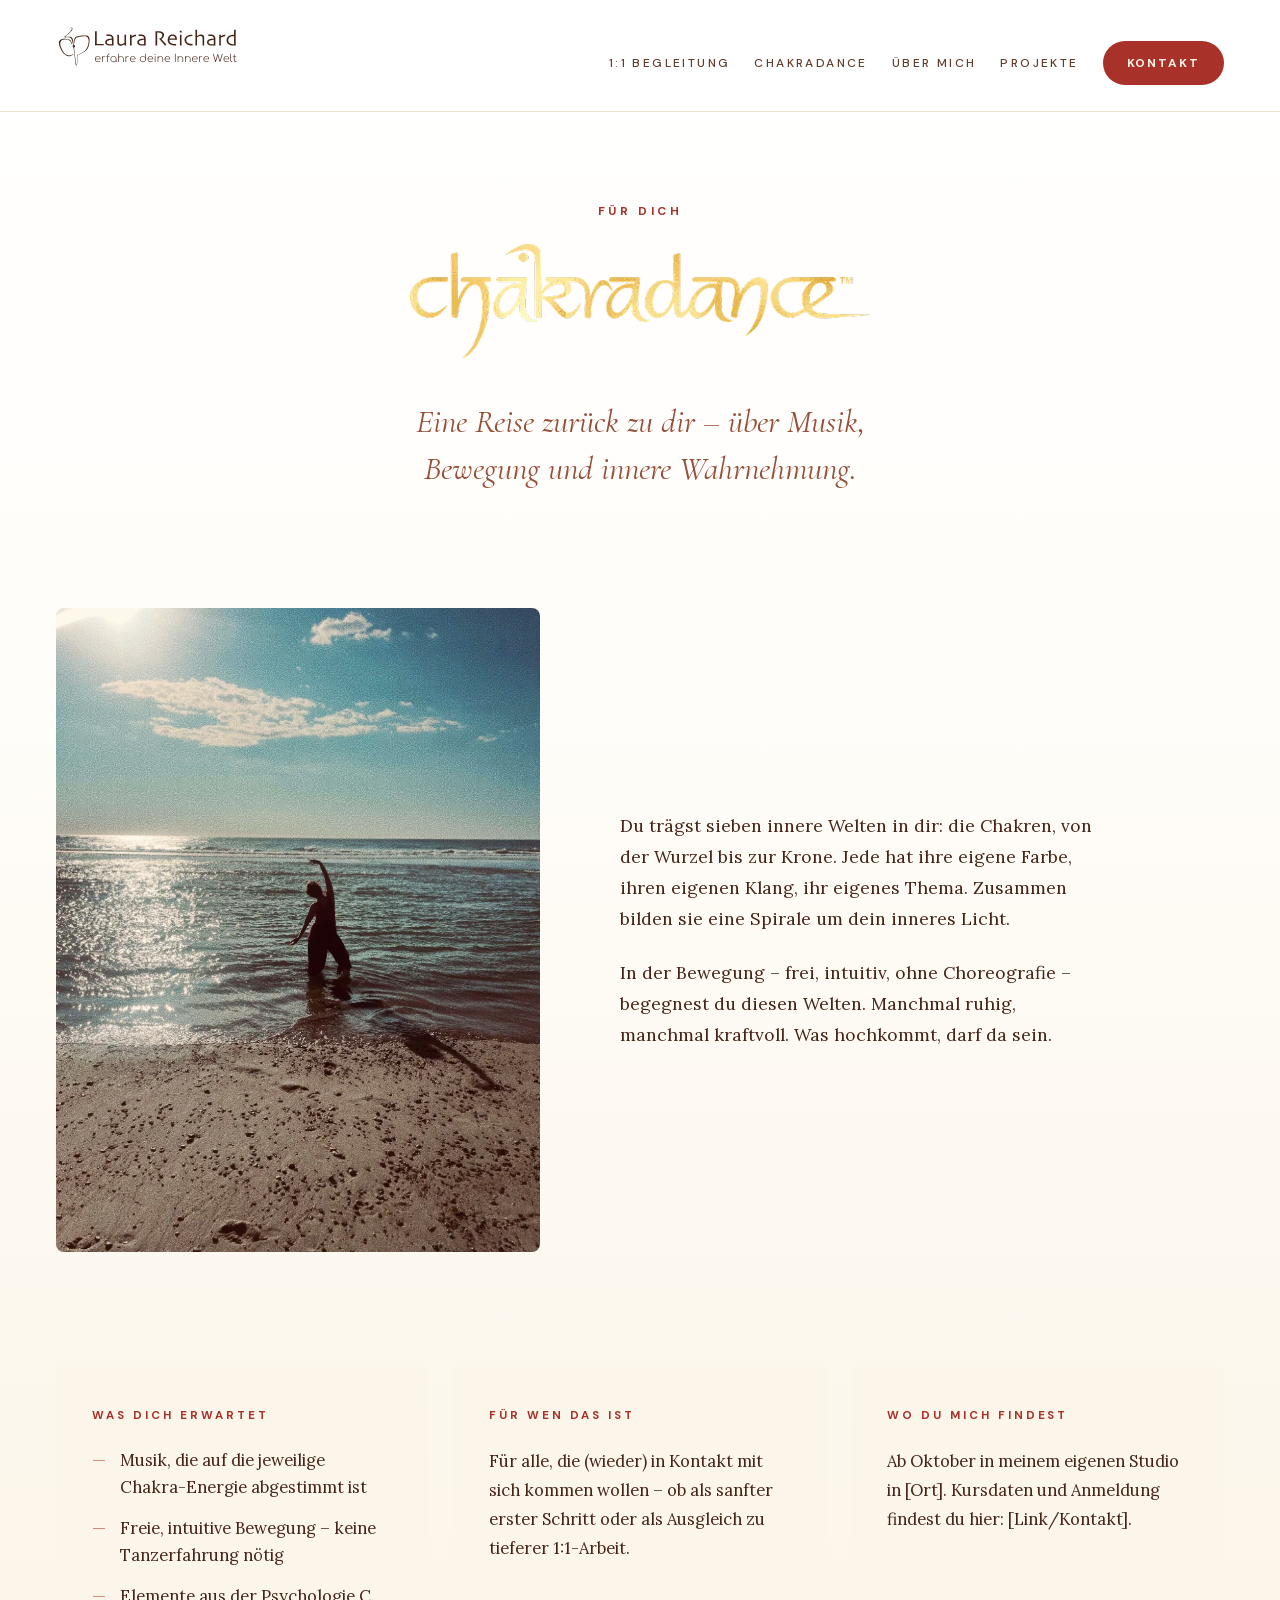
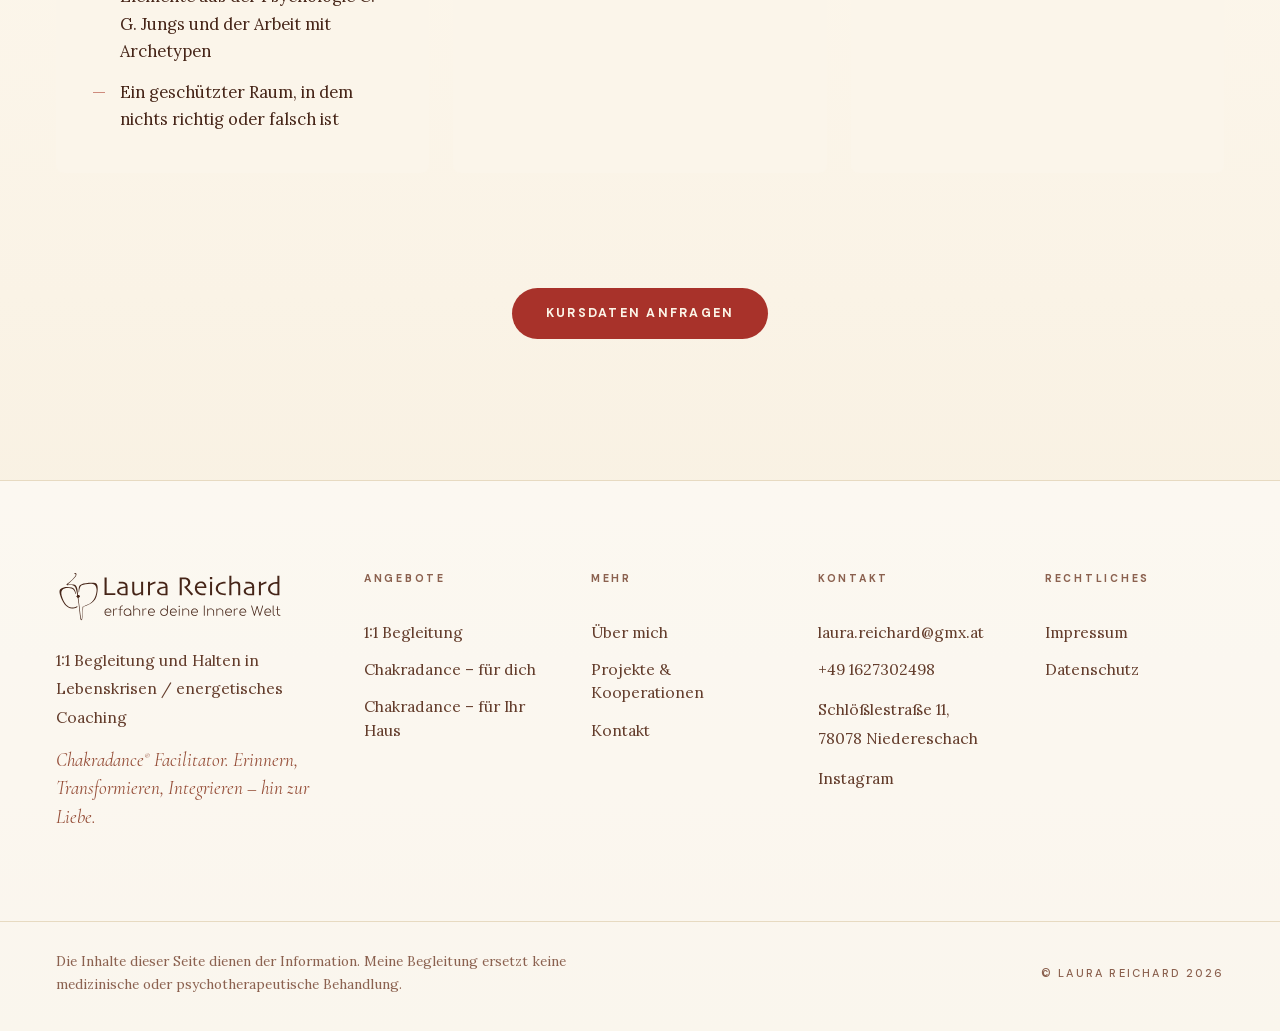
<file: chakradance.html>
<!DOCTYPE html>
<html lang="de">
<head>
<meta charset="utf-8">
<meta name="viewport" content="width=device-width, initial-scale=1">
<title>Chakradance für dich — Laura Reichard</title>
<meta name="description" content="Chakradance: eine Reise zurück zu dir über Musik, Bewegung und innere Wahrnehmung.">
<meta name="robots" content="index, follow">
<link rel="stylesheet" href="_ds/broadsheet-591e7df8-8041-4f2b-9beb-f8d668c3c9e7/styles.css">
<link rel="stylesheet" href="fonts.css">
<style>
html{scroll-behavior:smooth}
section[id]{scroll-margin-top:104px}
@media (max-width:900px){section[id]{scroll-margin-top:88px}}
@media (prefers-reduced-motion:reduce){html{scroll-behavior:auto}}
@media (max-width:900px){
  header{padding-left:22px !important;padding-right:22px !important}
  main section{padding-left:22px !important;padding-right:22px !important;grid-template-columns:1fr !important;gap:40px !important}
  main section [style*="grid-template-columns"]{grid-template-columns:1fr !important}
  main section [style*="grid-template-columns"][style*="minmax(150px"]{grid-template-columns:1fr 1fr !important}
  [data-panel]{margin-top:-64px !important;padding-left:16px !important;padding-right:16px !important}
  [data-panel] > div > div:first-child{min-height:240px !important}
  main section article{padding:30px 24px !important}
  footer > div{padding-left:22px !important;padding-right:22px !important;grid-template-columns:1fr !important;gap:38px !important}
  footer > div > div:last-child{padding-left:0 !important;padding-right:0 !important}
  footer [style*="justify-self:end"]{justify-self:start !important}
  main section [style*="max-width:340px"]{max-width:100% !important}
}
@media (max-width:520px){
  main section{padding-left:18px !important;padding-right:18px !important}
  main section article{padding:26px 20px !important}
}
:root{
  --color-bg:#FBF4E7; --color-text:#462518;
  --color-accent:#A8322A; --color-accent-2:#B77F71;
  --font-heading:"Cormorant Garamond", Georgia, serif;
  --font-body:"Lora", Georgia, serif;
}
html,body{margin:0;padding:0;background:#FFFFFF;color:#462518;font-family:"Lora",Georgia,serif;-webkit-font-smoothing:antialiased;}
a{color:#A8322A;text-decoration:none;}
a:hover{color:#8A2620;}
*:focus-visible{outline:2px solid #A8322A;outline-offset:3px;}
::selection{background:#E5CEC0;}
@keyframes lr-cue{0%,100%{transform:scaleY(.25);opacity:.5}50%{transform:scaleY(1);opacity:1}}
@keyframes lr-marquee{from{transform:translate3d(0,0,0)}to{transform:translate3d(-50%,0,0)}}
video{will-change:transform}
[data-grain-media]::after{content:"";position:absolute;inset:0;pointer-events:none;z-index:2;opacity:.62;mix-blend-mode:overlay;background-image:url("[data-uri]");background-size:150px 150px}
[data-grain]{position:fixed;inset:0;z-index:70;pointer-events:none;opacity:.42;mix-blend-mode:multiply;background-image:url("[data-uri]");background-size:180px 180px}
</style>
<style>
.nur-desktop,.nur-mobil{display:none}
@media (min-width:901px){.nur-desktop{display:contents}}
@media (max-width:900px){.nur-mobil{display:contents}}
#mobilmenue[hidden],[data-sub][hidden],[data-akkordeon][hidden]{display:none}
html{scroll-behavior:smooth}
@media (prefers-reduced-motion:reduce){html{scroll-behavior:auto}}
a[aria-current="page"]{color:#A8322A}
[data-hv="hv0"]:hover{opacity:.72 !important}
[data-hv="hv1"]:hover{background-size:100% 1px !important}
[data-hv="hv2"]:hover{background:#FBF5EA !important;color:#A8322A !important}
[data-hv="hv3"]:hover{background:#F2EAE7 !important;transform:translateY(-2px) !important}
[data-hv="hv4"]:hover{background:#E5CEC0 !important;transform:translateY(-8px) !important}
[data-hv="hv5"]:hover{background:#8A2620 !important;transform:translateY(-3px) !important}
[data-hv="hv6"]:hover{color:#A8322A !important}
[data-hv="hv7"]:hover{color:#8A2620 !important}
[data-hv="hv8"]:hover{opacity:.65 !important}
[data-hv="hv9"]:hover{background-size:100% 1px !important;color:#A8322A !important}
[data-hv="hv10"]:hover{background:#8A2620 !important;transform:translateY(-2px) !important}
</style>
</head>
<body>
<div style="background:linear-gradient(180deg,#FFFFFF 0%,#FFFDF9 26%,#FCF6EB 58%,#F6EDDC 100%);color:#462518;font-family:'Lora',Georgia,serif;min-height:100vh;overflow-x:hidden">

  

  <div data-progress="1" style="position:fixed;top:0;left:0;height:2px;width:0%;background:#A8322A;z-index:60"></div>
<div id="mobilmenue" data-menue hidden>
  <div style="position:fixed;inset:0;z-index:80;background:#FFFDF8;display:flex;flex-direction:column;padding:26px 32px 48px">
    <div style="display:flex;justify-content:flex-end">
      <button type="button" data-menu-toggle aria-label="Menü schließen" style="background:none;border:none;font-family:'DM Sans',sans-serif;font-weight:700;font-size:11.5px;letter-spacing:.22em;text-transform:uppercase;color:#462518;padding:12px 0;cursor:pointer">Schließen</button>
    </div>
    <nav style="margin:auto 0;display:flex;flex-direction:column;gap:20px">
      <a href="begleitung.html" style="font-family:'Cormorant Garamond',Georgia,serif;font-weight:300;font-size:clamp(28px,6vw,40px);line-height:1.1;color:#462518" data-hv="hv6">1:1 Begleitung</a>
      <div style="display:flex;flex-direction:column;gap:10px">
        <p style="margin:0;font-family:'Cormorant Garamond',Georgia,serif;font-weight:300;font-size:clamp(28px,6vw,40px);line-height:1.1;color:#462518">Chakradance</p>
        <a aria-current="page" href="chakradance.html" style="font-family:'Cormorant Garamond',Georgia,serif;font-weight:300;font-size:clamp(24px,5vw,34px);line-height:1.1;color:#462518;padding-left:18px" data-hv="hv6">Für dich</a>
        <a href="chakradance-hotels.html" style="font-family:'Cormorant Garamond',Georgia,serif;font-weight:300;font-size:clamp(24px,5vw,34px);line-height:1.1;color:#462518;padding-left:18px" data-hv="hv6">Für Ihr Haus</a>
      </div>
      <a href="ueber-mich.html" style="font-family:'Cormorant Garamond',Georgia,serif;font-weight:300;font-size:clamp(28px,6vw,40px);line-height:1.1;color:#462518" data-hv="hv6">Über mich</a>
      <a href="projekte.html" style="font-family:'Cormorant Garamond',Georgia,serif;font-weight:300;font-size:clamp(28px,6vw,40px);line-height:1.1;color:#462518" data-hv="hv6">Projekte</a>
      <a href="kontakt.html" style="font-family:'Cormorant Garamond',Georgia,serif;font-weight:300;font-size:clamp(28px,6vw,40px);line-height:1.1;color:#462518" data-hv="hv6">Kontakt</a>
    </nav>
  </div>
  </div>

  <header style="position:sticky;top:0;z-index:20;background:rgba(255,255,255,.88);backdrop-filter:blur(10px);border-bottom:1px solid #EFE3CD;display:flex;align-items:baseline;justify-content:space-between;gap:40px;padding:26px 56px;flex-wrap:wrap">
    <a href="index.html" aria-label="Laura Reichard – Startseite" style="display:block;width:186px;height:41px;background-color:#462518;-webkit-mask:url(logo.svg) no-repeat left center/contain;mask:url(logo.svg) no-repeat left center/contain;transition:opacity .3s ease" data-hv="hv8"></a>
    <div class="nur-desktop"><nav style="display:flex;align-items:center;gap:24px">
      <a href="begleitung.html" style="font-family:'DM Sans',sans-serif;font-weight:500;font-size:12px;letter-spacing:.2em;text-transform:uppercase;color:#633C2B;display:flex;align-items:center;min-height:44px;background-image:linear-gradient(#A8322A,#A8322A);background-repeat:no-repeat;background-position:0 calc(100% - 12px);background-size:0% 1px;transition:background-size .45s cubic-bezier(.2,.7,.2,1),color .3s ease" data-hv="hv9">1:1 Begleitung</a>
      <div style="position:relative;display:flex">
        <button type="button" data-sub-toggle style="font-family:'DM Sans',sans-serif;font-weight:500;font-size:12px;letter-spacing:.2em;text-transform:uppercase;color:#633C2B;background:none;border:none;padding:0;min-height:44px;display:flex;align-items:center;cursor:pointer;background-image:linear-gradient(#A8322A,#A8322A);background-repeat:no-repeat;background-position:0 calc(100% - 12px);background-size:0% 1px;transition:background-size .45s cubic-bezier(.2,.7,.2,1)" data-hv="hv1">Chakradance</button>
        <div class="untermenue" data-sub hidden>
        <div style="position:absolute;top:100%;left:0;min-width:230px;background:#FFFDF8;border:1px solid #F0E4CD;border-radius:8px;padding:8px;display:flex;flex-direction:column;z-index:40">
          <a aria-current="page" href="chakradance.html" style="font-family:'DM Sans',sans-serif;font-weight:500;font-size:12px;letter-spacing:.2em;text-transform:uppercase;font-size:11.5px;letter-spacing:.16em;color:#462518;padding:14px 16px;border-radius:6px" data-hv="hv2">Für dich</a>
          <a href="chakradance-hotels.html" style="font-family:'DM Sans',sans-serif;font-weight:500;font-size:12px;letter-spacing:.2em;text-transform:uppercase;font-size:11.5px;letter-spacing:.16em;color:#462518;padding:14px 16px;border-radius:6px" data-hv="hv2">Für Ihr Haus</a>
        </div>
        </div>
      </div>
      <a href="ueber-mich.html" style="font-family:'DM Sans',sans-serif;font-weight:500;font-size:12px;letter-spacing:.2em;text-transform:uppercase;color:#633C2B;display:flex;align-items:center;min-height:44px;background-image:linear-gradient(#A8322A,#A8322A);background-repeat:no-repeat;background-position:0 calc(100% - 12px);background-size:0% 1px;transition:background-size .45s cubic-bezier(.2,.7,.2,1),color .3s ease" data-hv="hv9">Über mich</a>
      <a href="projekte.html" style="font-family:'DM Sans',sans-serif;font-weight:500;font-size:12px;letter-spacing:.2em;text-transform:uppercase;color:#633C2B;display:flex;align-items:center;min-height:44px;background-image:linear-gradient(#A8322A,#A8322A);background-repeat:no-repeat;background-position:0 calc(100% - 12px);background-size:0% 1px;transition:background-size .45s cubic-bezier(.2,.7,.2,1),color .3s ease" data-hv="hv9">Projekte</a>
      <a href="kontakt.html" style="font-family:'DM Sans',sans-serif;font-weight:700;font-size:12px;letter-spacing:.16em;text-transform:uppercase;color:#FBF4E7;background:#A8322A;border-radius:300px;padding:0 24px;min-height:44px;display:flex;align-items:center;transition:background .35s ease,transform .35s cubic-bezier(.2,.7,.2,1)" data-hv="hv10">Kontakt</a>
    </nav></div>
    <div class="nur-mobil"><button type="button" data-menu-toggle aria-label="Menü öffnen" style="display:flex;flex-direction:column;justify-content:center;gap:7px;background:none;border:none;padding:10px 4px;min-height:44px;min-width:44px;cursor:pointer">
          <span style="display:block;width:28px;height:1.5px;background:#462518"></span>
          <span style="display:block;width:28px;height:1.5px;background:#462518"></span>
        </button></div>
  </header>
  

  <main data-screen-label="Chakradance – für dich">
    <section id="chakradance-fuer-dich" style="padding:clamp(60px,7vw,110px) 32px 0;text-align:center">
      <p style="font-family:'DM Sans',sans-serif;font-weight:700;font-size:12px;letter-spacing:.3em;text-transform:uppercase;color:#A8322A;margin:0 0 24px">Für dich</p>
      <h1 style="font-family:'Cormorant Garamond',Georgia,serif;font-weight:300;margin:0 auto 40px;max-width:min(460px,72vw)"><img src="uploads/chakradance_logo.png" alt="Chakradance" style="display:block;width:100%;height:auto"></h1>
      <p style="margin:0 auto;max-width:34ch;font-family:'Cormorant Garamond',Georgia,serif;font-style:italic;font-weight:400;font-size:clamp(24px,2.6vw,34px);line-height:1.42;color:#964F39">Eine Reise zurück zu dir – über Musik, Bewegung und innere Wahrnehmung.</p>
    </section>

    <section style="padding:clamp(80px,9vw,140px) 56px 0;max-width:1320px;margin:0 auto;display:grid;grid-template-columns:minmax(280px,.8fr) minmax(300px,1fr);gap:80px;align-items:center">
      <div data-grain-media="1" style="position:relative;width:100%;aspect-ratio:3/4;border-radius:8px;overflow:hidden;background:#E5CEC0">
        <img src="bilder/lr-cd-privat.webp" alt="Tanzende Gestalt im flachen Wasser, Gegenlicht über dem Meer" loading="lazy" decoding="async" style="display:block;width:100%;height:100%;object-fit:cover">
      </div>
      <div style="display:flex;flex-direction:column;gap:22px;max-width:54ch">
        <p style="margin:0;font-size:17.5px;line-height:1.78">Du trägst sieben innere Welten in dir: die Chakren, von der Wurzel bis zur Krone. Jede hat ihre eigene Farbe, ihren eigenen Klang, ihr eigenes Thema. Zusammen bilden sie eine Spirale um dein inneres Licht.</p>
        <p style="margin:0;font-size:17.5px;line-height:1.78">In der Bewegung – frei, intuitiv, ohne Choreografie – begegnest du diesen Welten. Manchmal ruhig, manchmal kraftvoll. Was hochkommt, darf da sein.</p>
      </div>
    </section>

    <section style="padding:clamp(80px,9vw,140px) 56px 0;max-width:1320px;margin:0 auto;display:grid;grid-template-columns:repeat(auto-fit,minmax(280px,1fr));gap:24px">
      <div style="background:#FBF5EA;border-radius:8px;padding:40px 36px;display:flex;flex-direction:column">
        <p style="font-family:'DM Sans',sans-serif;font-weight:700;font-size:11.5px;letter-spacing:.26em;text-transform:uppercase;color:#A8322A;margin:0 0 22px">Was dich erwartet</p>
        <ul style="list-style:none;margin:0;padding:0;display:flex;flex-direction:column;gap:14px">
          <li style="display:grid;grid-template-columns:22px 1fr;gap:6px;font-size:16.5px;line-height:1.64"><span style="color:#C0685A">—</span><span>Musik, die auf die jeweilige Chakra-Energie abgestimmt ist</span></li>
          <li style="display:grid;grid-template-columns:22px 1fr;gap:6px;font-size:16.5px;line-height:1.64"><span style="color:#C0685A">—</span><span>Freie, intuitive Bewegung – keine Tanzerfahrung nötig</span></li>
          <li style="display:grid;grid-template-columns:22px 1fr;gap:6px;font-size:16.5px;line-height:1.64"><span style="color:#C0685A">—</span><span>Elemente aus der Psychologie C. G. Jungs und der Arbeit mit Archetypen</span></li>
          <li style="display:grid;grid-template-columns:22px 1fr;gap:6px;font-size:16.5px;line-height:1.64"><span style="color:#C0685A">—</span><span>Ein geschützter Raum, in dem nichts richtig oder falsch ist</span></li>
        </ul>
      </div>
      <div style="background:#FBF5EA;border-radius:8px;padding:40px 36px;display:flex;flex-direction:column">
        <p style="font-family:'DM Sans',sans-serif;font-weight:700;font-size:11.5px;letter-spacing:.26em;text-transform:uppercase;color:#A8322A;margin:0 0 22px">Für wen das ist</p>
        <p style="margin:0;font-size:16.5px;line-height:1.76">Für alle, die (wieder) in Kontakt mit sich kommen wollen – ob als sanfter erster Schritt oder als Ausgleich zu tieferer 1:1-Arbeit.</p>
      </div>
      <div style="background:#FBF5EA;border-radius:8px;padding:40px 36px;display:flex;flex-direction:column">
        <p style="font-family:'DM Sans',sans-serif;font-weight:700;font-size:11.5px;letter-spacing:.26em;text-transform:uppercase;color:#A8322A;margin:0 0 22px">Wo du mich findest</p>
        <p style="margin:0;font-size:16.5px;line-height:1.76">Ab Oktober in meinem eigenen Studio in [Ort]. Kursdaten und Anmeldung findest du hier: [Link/Kontakt].</p>
      </div>
    </section>

    <section id="fuer-ihr-haus" style="padding:clamp(80px,9vw,130px) 32px 0;text-align:center">
      <a href="kontakt.html" style="display:inline-block;font-family:'DM Sans',sans-serif;font-weight:700;font-size:12.5px;letter-spacing:.18em;text-transform:uppercase;color:#FBF4E7;background:#A8322A;border-radius:300px;padding:16px 34px;transition:background .35s ease,transform .35s cubic-bezier(.2,.7,.2,1)" data-hv="hv5">Kursdaten anfragen</a>
    </section>
  </main>
  


  <footer style="margin-top:clamp(100px,11vw,170px);background:rgba(255,255,255,.5);border-top:1px solid #E7DAC1">
    <div style="max-width:1320px;margin:0 auto;padding:clamp(64px,7vw,100px) 56px;display:grid;grid-template-columns:minmax(260px,1.4fr) repeat(auto-fit,minmax(160px,1fr));gap:56px 48px;align-items:start">
      <div>
        <div style="width:230px;height:51px;margin:0 0 24px;background-color:#462518;-webkit-mask:url(logo.svg) no-repeat left center/contain;mask:url(logo.svg) no-repeat left center/contain"></div>
        <p style="margin:0;font-size:15.5px;line-height:1.85;color:#633C2B;max-width:40ch">1:1 Begleitung und Halten in Lebenskrisen / energetisches Coaching</p>
        <p style="margin:14px 0 0;font-family:'Cormorant Garamond',Georgia,serif;font-style:italic;font-size:19px;line-height:1.5;color:#964F39;max-width:40ch">Chakradance<span style="font-size:.42em;vertical-align:super;letter-spacing:0">®</span> Facilitator. Erinnern, Transformieren, Integrieren – hin zur Liebe.</p>
      </div>
      <nav style="display:flex;flex-direction:column;gap:14px">
        <p style="font-family:'DM Sans',sans-serif;font-weight:700;font-size:10.5px;letter-spacing:.26em;text-transform:uppercase;color:#8B614F;margin:0 0 20px">Angebote</p>
        <a href="begleitung.html" style="font-size:15.5px;color:#633C2B;line-height:1.5">1:1 Begleitung</a>
        <a aria-current="page" href="chakradance.html" style="font-size:15.5px;color:#633C2B;line-height:1.5">Chakradance – für dich</a>
        <a href="chakradance-hotels.html" style="font-size:15.5px;color:#633C2B;line-height:1.5">Chakradance – für Ihr Haus</a>
      </nav>
      <nav style="display:flex;flex-direction:column;gap:14px">
        <p style="font-family:'DM Sans',sans-serif;font-weight:700;font-size:10.5px;letter-spacing:.26em;text-transform:uppercase;color:#8B614F;margin:0 0 20px">Mehr</p>
        <a href="ueber-mich.html" style="font-size:15.5px;color:#633C2B;line-height:1.5">Über mich</a>
        <a href="projekte.html" style="font-size:15.5px;color:#633C2B;line-height:1.5">Projekte &amp; Kooperationen</a>
        <a href="kontakt.html" style="font-size:15.5px;color:#633C2B;line-height:1.5">Kontakt</a>
      </nav>
      <div style="display:flex;flex-direction:column;gap:14px">
        <p style="font-family:'DM Sans',sans-serif;font-weight:700;font-size:10.5px;letter-spacing:.26em;text-transform:uppercase;color:#8B614F;margin:0 0 20px">Kontakt</p>
        <a href="mailto:laura.reichard@gmx.at" style="font-size:15.5px;color:#633C2B;line-height:1.5">laura.reichard@gmx.at</a>
        <a href="tel:+491627302498" style="font-size:15.5px;color:#633C2B;line-height:1.5">+49 1627302498</a>
        <p style="margin:0;font-size:15.5px;line-height:1.85;color:#633C2B">Schlößlestraße 11,<br>78078 Niedereschach</p>
        <a href="https://www.instagram.com/laurareichardcoach/" target="_blank" rel="noopener" style="font-size:15.5px;color:#633C2B;line-height:1.5">Instagram</a>
      </div>
      <nav style="display:flex;flex-direction:column;gap:14px">
        <p style="font-family:'DM Sans',sans-serif;font-weight:700;font-size:10.5px;letter-spacing:.26em;text-transform:uppercase;color:#8B614F;margin:0 0 20px">Rechtliches</p>
        <a href="impressum.html" style="font-size:15.5px;color:#633C2B;line-height:1.5">Impressum</a>
        <a href="datenschutz.html" style="font-size:15.5px;color:#633C2B;line-height:1.5">Datenschutz</a>
      </nav>
    </div>
    <div style="border-top:1px solid #E7DAC1">
      <div style="max-width:1320px;margin:0 auto;padding:28px 56px 34px;display:grid;grid-template-columns:repeat(auto-fit,minmax(280px,1fr));gap:20px 40px;align-items:center">
        <p style="margin:0;font-size:13.5px;line-height:1.75;color:#8B614F;max-width:70ch">Die Inhalte dieser Seite dienen der Information. Meine Begleitung ersetzt keine medizinische oder psychotherapeutische Behandlung.</p>
        <p style="margin:0;font-family:'DM Sans',sans-serif;font-weight:500;font-size:11px;letter-spacing:.2em;text-transform:uppercase;color:#8B614F;justify-self:end">© Laura Reichard 2026</p>
      </div>
    </div>
  </footer>

</div>



<script>
(function(){
  function um(el,attr){ if(el) el.hidden = !el.hidden; }
  document.addEventListener('click', function(e){
    var t = e.target.closest('[data-menu-toggle],[data-sub-toggle],[data-akkordeon-toggle]');
    if(!t) return;
    if(t.hasAttribute('data-menu-toggle')){ um(document.getElementById('mobilmenue')); return; }
    if(t.hasAttribute('data-sub-toggle')){
      var w = t.closest('nav,div') || document;
      um(w.querySelector('[data-sub]') || document.querySelector('[data-sub]')); return;
    }
    var n = t.getAttribute('data-akkordeon-toggle');
    var ziel = document.querySelector('[data-akkordeon="'+n+'"]');
    um(ziel);
    if (ziel) t.textContent = ziel.hidden ? 'Mehr Details' : 'Details schließen';
  });
})();

// Fortschrittsbalken und Parallax
(function () {
  var sparsam = window.matchMedia('(prefers-reduced-motion: reduce)').matches;

  var balken = document.querySelector('[data-progress]');

  var video = document.querySelector('[data-parallax]');
  var huelle = null, grundTransform = '';
  if (video && !sparsam) {
    grundTransform = (String(video.style.transform).match(/scale\([^)]*\)/) || [''])[0];
    huelle = video.offsetParent || video.parentElement;
    video.style.willChange = 'transform';
  }

  var geplant = false;
  function zeichnen() {
    geplant = false;

    if (balken) {
      var strecke = document.documentElement.scrollHeight - window.innerHeight;
      var anteil = strecke > 0 ? Math.min(1, Math.max(0, window.scrollY / strecke)) : 0;
      balken.style.width = (anteil * 100).toFixed(2) + '%';
    }

    if (video && huelle) {
      var r = huelle.getBoundingClientRect();
      if (r.bottom > 0 && r.top < window.innerHeight) {
        var spielraum = Math.min(32, r.height * 0.03);   // bleibt im Ueberstand aus scale(1.08)
        var lauf = Math.max(0, Math.min(1, -r.top / window.innerHeight));
        video.style.transform = 'translate3d(0,' + (lauf * spielraum).toFixed(1) + 'px,0) ' + grundTransform;
      }
    }
  }
  function anstossen() { if (!geplant) { geplant = true; requestAnimationFrame(zeichnen); } }

  addEventListener('scroll', anstossen, { passive: true });
  addEventListener('resize', anstossen);
  zeichnen();
})();
</script>

</body>
</html>
</file>
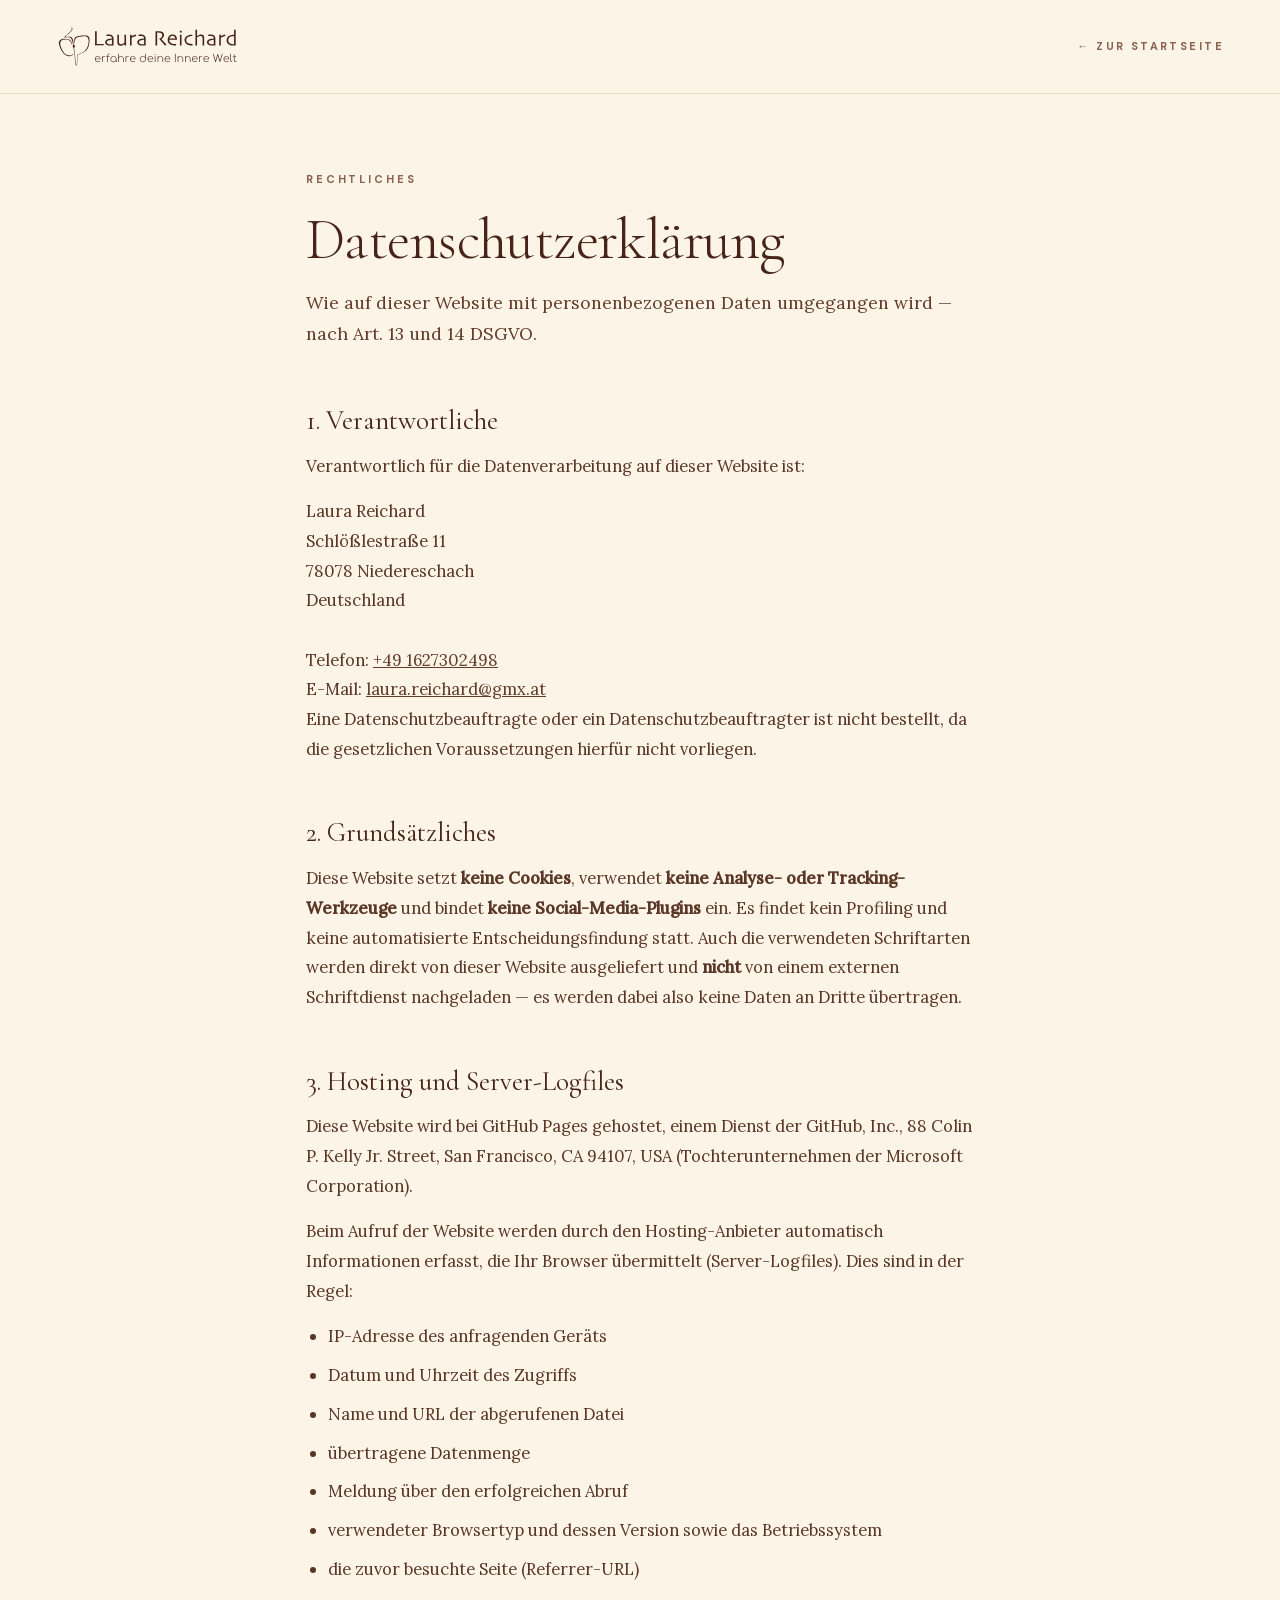
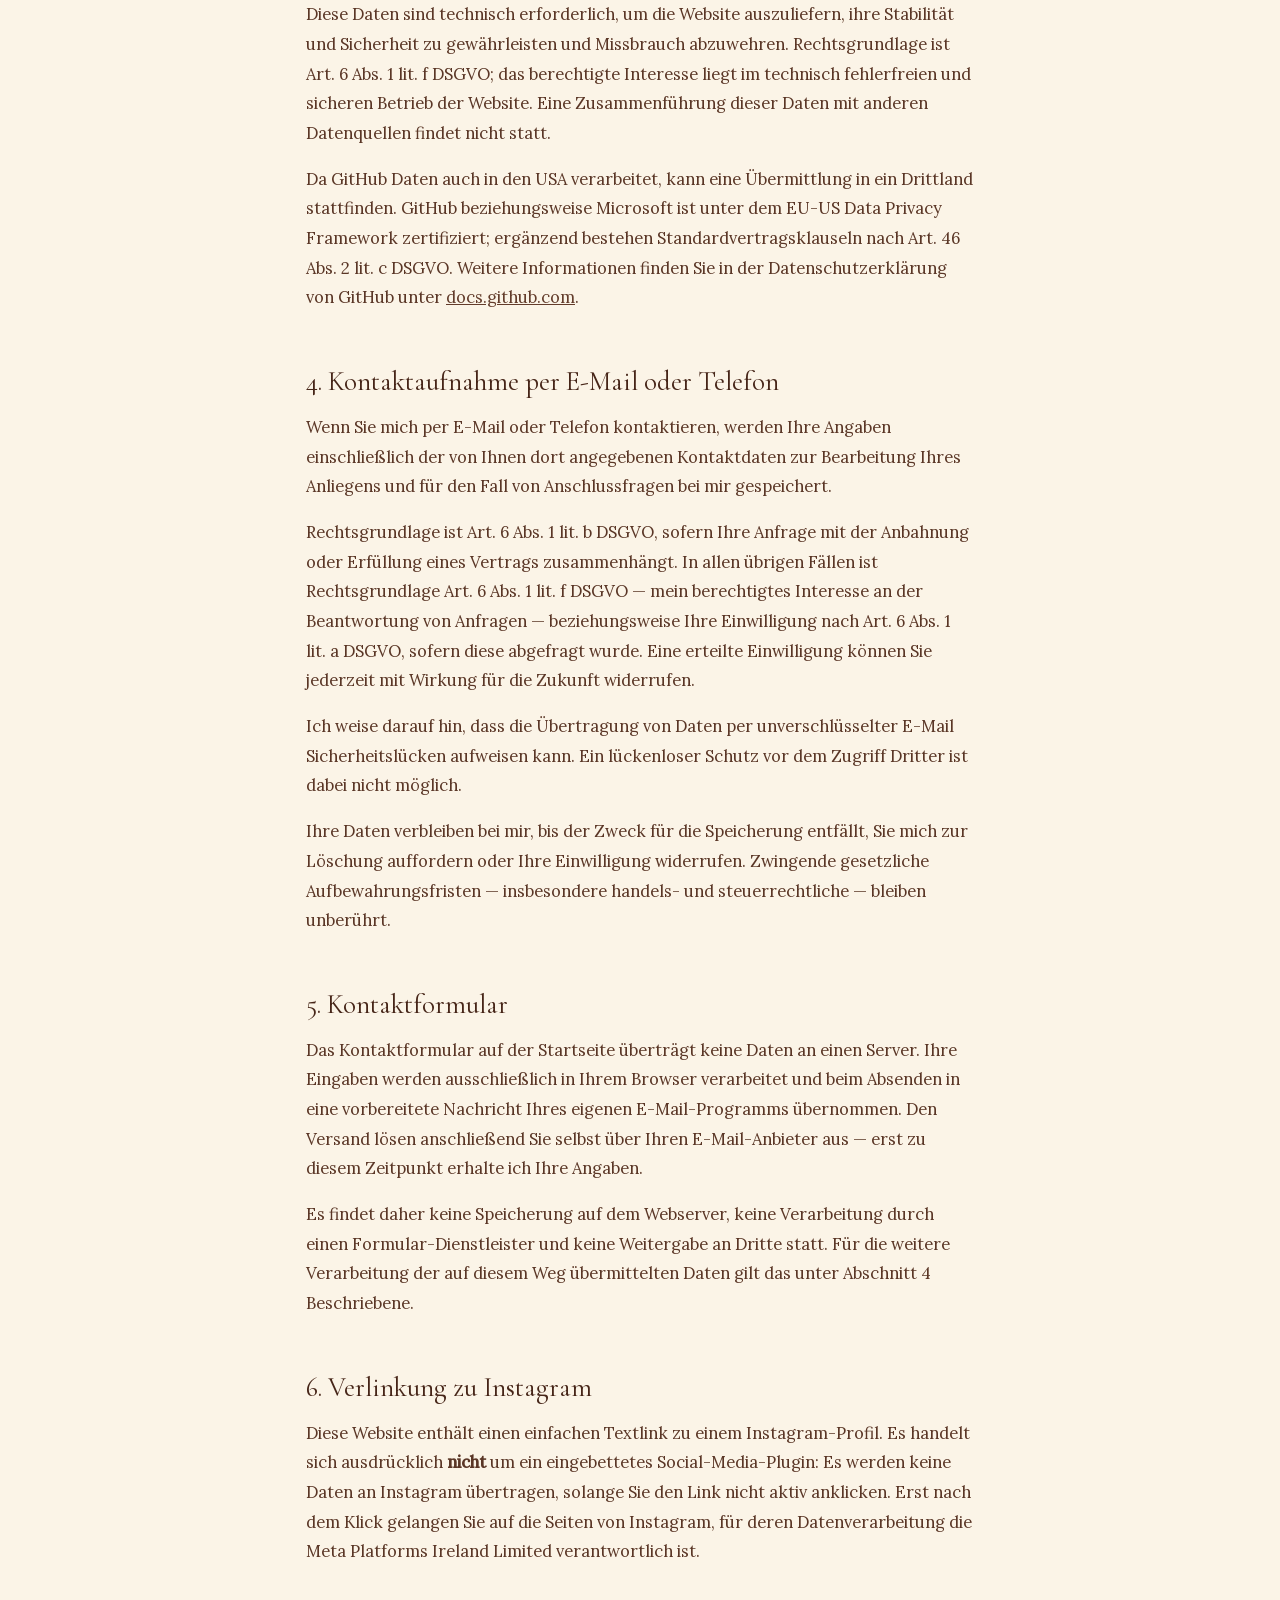
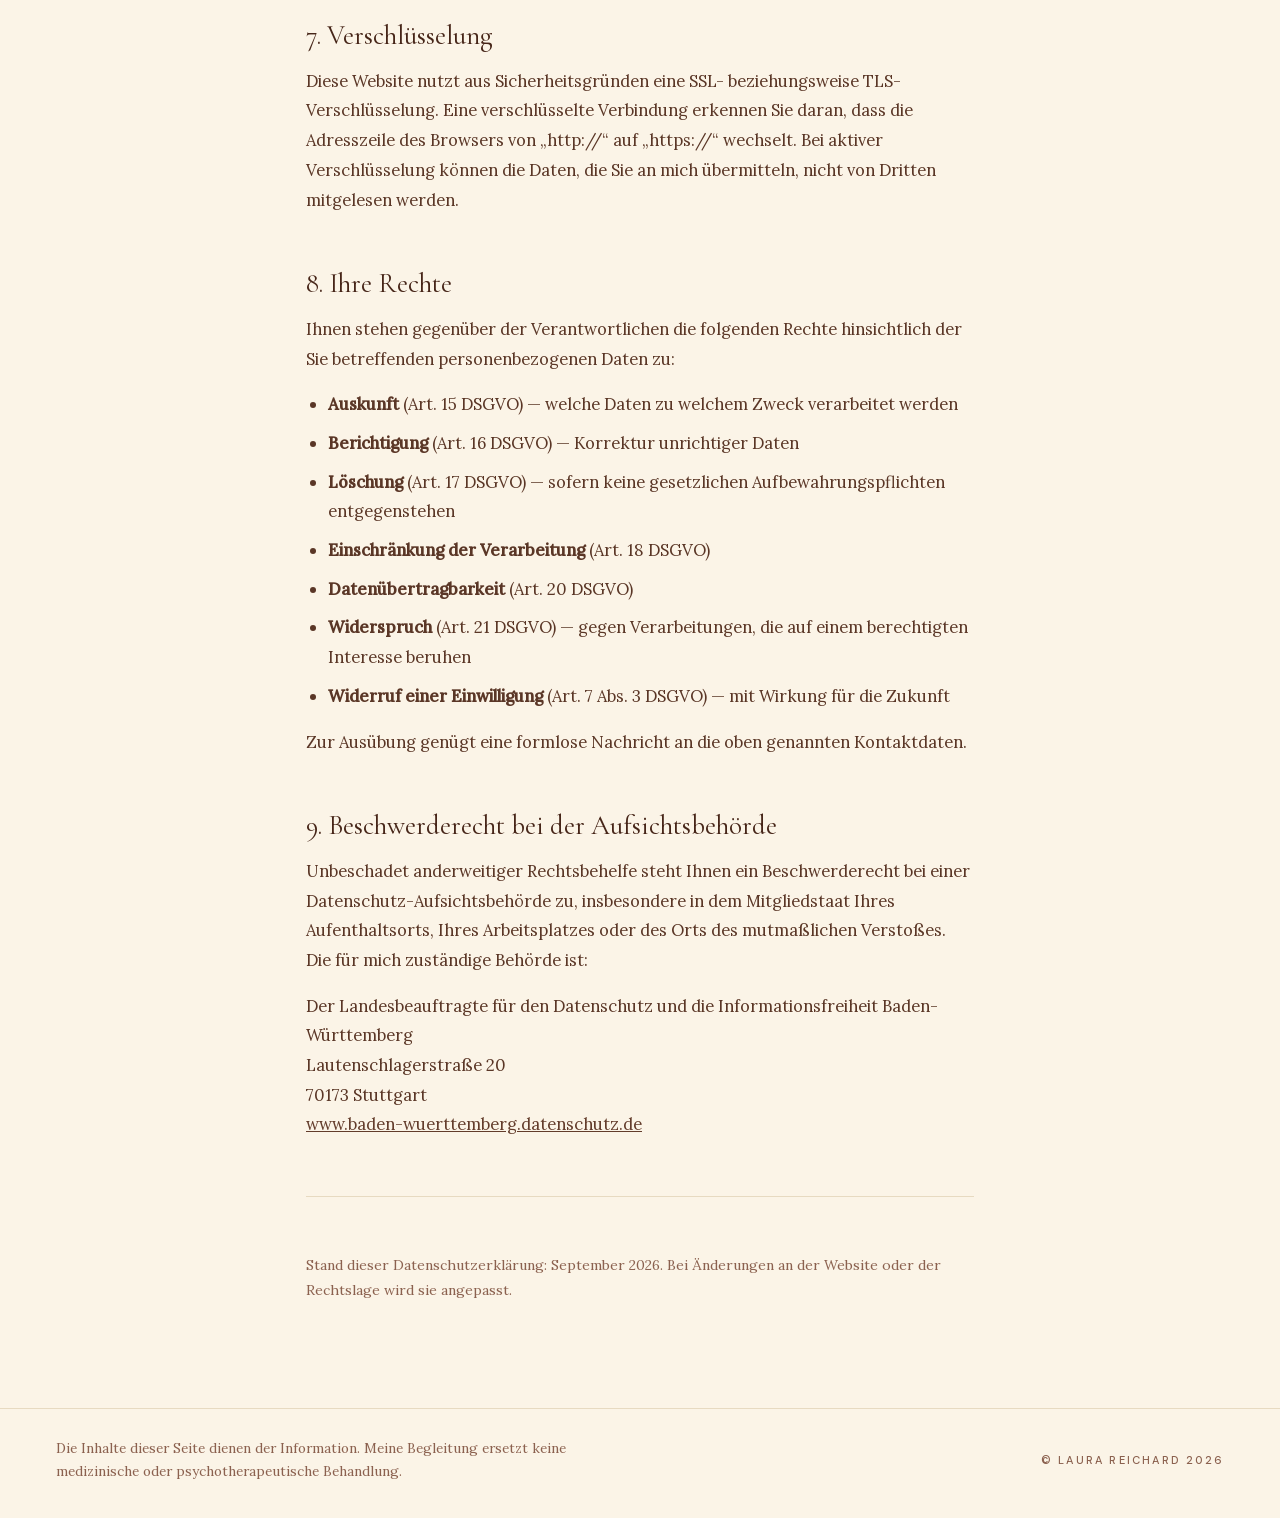
<file: datenschutz.html>
<!DOCTYPE html>
<html lang="de">
<head>
<title>Datenschutzerklärung — Laura Reichard</title>
<meta charset="utf-8">
<meta name="viewport" content="width=device-width, initial-scale=1">
<meta name="robots" content="index, follow">
<link rel="stylesheet" href="fonts.css">
<style>
  *{box-sizing:border-box}
  body{margin:0;background:#FBF4E7;color:#462518;font-family:'Lora',Georgia,serif;font-size:16.5px;line-height:1.8;-webkit-font-smoothing:antialiased}
  .wrap{max-width:780px;margin:0 auto;padding:0 56px}
  header.top{border-bottom:1px solid #E7DAC1}
  header.top .wrap{max-width:1320px;display:flex;align-items:center;justify-content:space-between;gap:24px;padding-top:26px;padding-bottom:26px}
  .mark{display:block;width:186px;height:41px;background-color:#462518;-webkit-mask:url(logo.svg) no-repeat left center/contain;mask:url(logo.svg) no-repeat left center/contain;text-indent:-9999px;overflow:hidden}
  .back{font-family:'DM Sans',sans-serif;font-weight:700;font-size:11px;letter-spacing:.22em;text-transform:uppercase;color:#8B614F;text-decoration:none;white-space:nowrap}
  .back:hover{color:#462518}
  main{padding:76px 0 88px}
  .eyebrow{font-family:'DM Sans',sans-serif;font-weight:700;font-size:11px;letter-spacing:.26em;text-transform:uppercase;color:#8B614F;margin:0 0 18px}
  h1{font-family:'Cormorant Garamond',Georgia,serif;font-weight:300;font-size:clamp(38px,6vw,58px);line-height:1.12;margin:0 0 14px;letter-spacing:-.01em}
  .lede{color:#633C2B;margin:0 0 54px;font-size:17.5px}
  h2{font-family:'Cormorant Garamond',Georgia,serif;font-weight:400;font-size:27px;line-height:1.25;margin:52px 0 14px}
  h3{font-family:'DM Sans',sans-serif;font-weight:700;font-size:12px;letter-spacing:.18em;text-transform:uppercase;color:#8B614F;margin:32px 0 10px}
  p,li{color:#5A3626}
  p{margin:0 0 16px}
  ul{margin:0 0 16px;padding-left:22px}
  li{margin-bottom:9px}
  a{color:#633C2B}
  a:hover{color:#462518}
  address{font-style:normal;color:#5A3626}
  hr{border:none;border-top:1px solid #E7DAC1;margin:56px 0}
  .todo{background:#F2EAE7;border-left:3px solid #B08268;border-radius:0 8px 8px 0;padding:16px 20px;margin:0 0 20px;font-size:15.5px}
  .todo strong{font-family:'DM Sans',sans-serif;font-weight:700;font-size:11px;letter-spacing:.18em;text-transform:uppercase;color:#8B614F;display:block;margin-bottom:6px}
  footer.bot{border-top:1px solid #E7DAC1}
  footer.bot .wrap{max-width:1320px;display:grid;grid-template-columns:repeat(auto-fit,minmax(280px,1fr));gap:16px 40px;align-items:center;padding-top:28px;padding-bottom:34px}
  footer.bot p{margin:0;font-size:13.5px;line-height:1.75;color:#8B614F}
  footer.bot .copy{font-family:'DM Sans',sans-serif;font-weight:500;font-size:11px;letter-spacing:.2em;text-transform:uppercase;justify-self:end}
  @media (max-width:900px){
    .wrap{padding-left:22px;padding-right:22px}
    main{padding:48px 0 60px}
    footer.bot .copy{justify-self:start}
  }
</style>
</head>
<body>
<header class="top"><div class="wrap">
  <a class="mark" href="index.html">Laura Reichard</a>
  <a class="back" href="index.html">&larr; Zur Startseite</a>
</div></header>
<main><div class="wrap">
<p class="eyebrow">Rechtliches</p>
<h1>Datenschutz&shy;erklärung</h1>
<p class="lede">Wie auf dieser Website mit personenbezogenen Daten umgegangen wird — nach Art. 13 und 14 DSGVO.</p>

<h2>1. Verantwortliche</h2>
<p>Verantwortlich für die Datenverarbeitung auf dieser Website ist:</p>
<address>
  Laura Reichard<br>
  Schlößlestraße 11<br>
  78078 Niedereschach<br>
  Deutschland<br><br>
  Telefon: <a href="tel:+491627302498">+49 1627302498</a><br>
  E-Mail: <a href="mailto:laura.reichard@gmx.at">laura.reichard@gmx.at</a>
</address>
<p>Eine Datenschutzbeauftragte oder ein Datenschutzbeauftragter ist nicht bestellt, da die gesetzlichen Voraussetzungen hierfür nicht vorliegen.</p>

<h2>2. Grundsätzliches</h2>
<p>Diese Website setzt <strong>keine Cookies</strong>, verwendet <strong>keine Analyse- oder Tracking-Werkzeuge</strong> und bindet <strong>keine Social-Media-Plugins</strong> ein. Es findet kein Profiling und keine automatisierte Entscheidungsfindung statt. Auch die verwendeten Schriftarten werden direkt von dieser Website ausgeliefert und <strong>nicht</strong> von einem externen Schriftdienst nachgeladen — es werden dabei also keine Daten an Dritte übertragen.</p>

<h2>3. Hosting und Server-Logfiles</h2>
<p>Diese Website wird bei GitHub Pages gehostet, einem Dienst der GitHub, Inc., 88 Colin P. Kelly Jr. Street, San Francisco, CA 94107, USA (Tochterunternehmen der Microsoft Corporation).</p>
<p>Beim Aufruf der Website werden durch den Hosting-Anbieter automatisch Informationen erfasst, die Ihr Browser übermittelt (Server-Logfiles). Dies sind in der Regel:</p>
<ul>
  <li>IP-Adresse des anfragenden Geräts</li>
  <li>Datum und Uhrzeit des Zugriffs</li>
  <li>Name und URL der abgerufenen Datei</li>
  <li>übertragene Datenmenge</li>
  <li>Meldung über den erfolgreichen Abruf</li>
  <li>verwendeter Browsertyp und dessen Version sowie das Betriebssystem</li>
  <li>die zuvor besuchte Seite (Referrer-URL)</li>
</ul>
<p>Diese Daten sind technisch erforderlich, um die Website auszuliefern, ihre Stabilität und Sicherheit zu gewährleisten und Missbrauch abzuwehren. Rechtsgrundlage ist Art. 6 Abs. 1 lit. f DSGVO; das berechtigte Interesse liegt im technisch fehlerfreien und sicheren Betrieb der Website. Eine Zusammenführung dieser Daten mit anderen Datenquellen findet nicht statt.</p>
<p>Da GitHub Daten auch in den USA verarbeitet, kann eine Übermittlung in ein Drittland stattfinden. GitHub beziehungsweise Microsoft ist unter dem EU-US Data Privacy Framework zertifiziert; ergänzend bestehen Standardvertragsklauseln nach Art. 46 Abs. 2 lit. c DSGVO. Weitere Informationen finden Sie in der Datenschutzerklärung von GitHub unter <a href="https://docs.github.com/site-policy/privacy-policies/github-general-privacy-statement" target="_blank" rel="noopener">docs.github.com</a>.</p>

<h2>4. Kontaktaufnahme per E-Mail oder Telefon</h2>
<p>Wenn Sie mich per E-Mail oder Telefon kontaktieren, werden Ihre Angaben einschließlich der von Ihnen dort angegebenen Kontaktdaten zur Bearbeitung Ihres Anliegens und für den Fall von Anschlussfragen bei mir gespeichert.</p>
<p>Rechtsgrundlage ist Art. 6 Abs. 1 lit. b DSGVO, sofern Ihre Anfrage mit der Anbahnung oder Erfüllung eines Vertrags zusammenhängt. In allen übrigen Fällen ist Rechtsgrundlage Art. 6 Abs. 1 lit. f DSGVO — mein berechtigtes Interesse an der Beantwortung von Anfragen — beziehungsweise Ihre Einwilligung nach Art. 6 Abs. 1 lit. a DSGVO, sofern diese abgefragt wurde. Eine erteilte Einwilligung können Sie jederzeit mit Wirkung für die Zukunft widerrufen.</p>
<p>Ich weise darauf hin, dass die Übertragung von Daten per unverschlüsselter E-Mail Sicherheitslücken aufweisen kann. Ein lückenloser Schutz vor dem Zugriff Dritter ist dabei nicht möglich.</p>
<p>Ihre Daten verbleiben bei mir, bis der Zweck für die Speicherung entfällt, Sie mich zur Löschung auffordern oder Ihre Einwilligung widerrufen. Zwingende gesetzliche Aufbewahrungsfristen — insbesondere handels- und steuerrechtliche — bleiben unberührt.</p>

<h2>5. Kontaktformular</h2>
<p>Das Kontaktformular auf der Startseite überträgt keine Daten an einen Server. Ihre Eingaben werden ausschließlich in Ihrem Browser verarbeitet und beim Absenden in eine vorbereitete Nachricht Ihres eigenen E-Mail-Programms übernommen. Den Versand lösen anschließend Sie selbst über Ihren E-Mail-Anbieter aus — erst zu diesem Zeitpunkt erhalte ich Ihre Angaben.</p>
<p>Es findet daher keine Speicherung auf dem Webserver, keine Verarbeitung durch einen Formular-Dienstleister und keine Weitergabe an Dritte statt. Für die weitere Verarbeitung der auf diesem Weg übermittelten Daten gilt das unter Abschnitt 4 Beschriebene.</p>

<h2>6. Verlinkung zu Instagram</h2>
<p>Diese Website enthält einen einfachen Textlink zu einem Instagram-Profil. Es handelt sich ausdrücklich <strong>nicht</strong> um ein eingebettetes Social-Media-Plugin: Es werden keine Daten an Instagram übertragen, solange Sie den Link nicht aktiv anklicken. Erst nach dem Klick gelangen Sie auf die Seiten von Instagram, für deren Datenverarbeitung die Meta Platforms Ireland Limited verantwortlich ist.</p>

<h2>7. Verschlüsselung</h2>
<p>Diese Website nutzt aus Sicherheitsgründen eine SSL- beziehungsweise TLS-Verschlüsselung. Eine verschlüsselte Verbindung erkennen Sie daran, dass die Adresszeile des Browsers von „http://“ auf „https://“ wechselt. Bei aktiver Verschlüsselung können die Daten, die Sie an mich übermitteln, nicht von Dritten mitgelesen werden.</p>

<h2>8. Ihre Rechte</h2>
<p>Ihnen stehen gegenüber der Verantwortlichen die folgenden Rechte hinsichtlich der Sie betreffenden personenbezogenen Daten zu:</p>
<ul>
  <li><strong>Auskunft</strong> (Art. 15 DSGVO) — welche Daten zu welchem Zweck verarbeitet werden</li>
  <li><strong>Berichtigung</strong> (Art. 16 DSGVO) — Korrektur unrichtiger Daten</li>
  <li><strong>Löschung</strong> (Art. 17 DSGVO) — sofern keine gesetzlichen Aufbewahrungspflichten entgegenstehen</li>
  <li><strong>Einschränkung der Verarbeitung</strong> (Art. 18 DSGVO)</li>
  <li><strong>Datenübertragbarkeit</strong> (Art. 20 DSGVO)</li>
  <li><strong>Widerspruch</strong> (Art. 21 DSGVO) — gegen Verarbeitungen, die auf einem berechtigten Interesse beruhen</li>
  <li><strong>Widerruf einer Einwilligung</strong> (Art. 7 Abs. 3 DSGVO) — mit Wirkung für die Zukunft</li>
</ul>
<p>Zur Ausübung genügt eine formlose Nachricht an die oben genannten Kontaktdaten.</p>

<h2>9. Beschwerderecht bei der Aufsichtsbehörde</h2>
<p>Unbeschadet anderweitiger Rechtsbehelfe steht Ihnen ein Beschwerderecht bei einer Datenschutz-Aufsichtsbehörde zu, insbesondere in dem Mitgliedstaat Ihres Aufenthaltsorts, Ihres Arbeitsplatzes oder des Orts des mutmaßlichen Verstoßes. Die für mich zuständige Behörde ist:</p>
<address>
  Der Landesbeauftragte für den Datenschutz und die Informationsfreiheit Baden-Württemberg<br>
  Lautenschlagerstraße 20<br>
  70173 Stuttgart<br>
  <a href="https://www.baden-wuerttemberg.datenschutz.de" target="_blank" rel="noopener">www.baden-wuerttemberg.datenschutz.de</a>
</address>

<hr>
<p style="font-size:14px;color:#8B614F">Stand dieser Datenschutzerklärung: September 2026. Bei Änderungen an der Website oder der Rechtslage wird sie angepasst.</p>
</div></main>
<footer class="bot"><div class="wrap">
  <p>Die Inhalte dieser Seite dienen der Information. Meine Begleitung ersetzt keine medizinische oder psychotherapeutische Behandlung.</p>
  <p class="copy">© Laura Reichard 2026</p>
</div></footer>
</body>
</html>
</file>
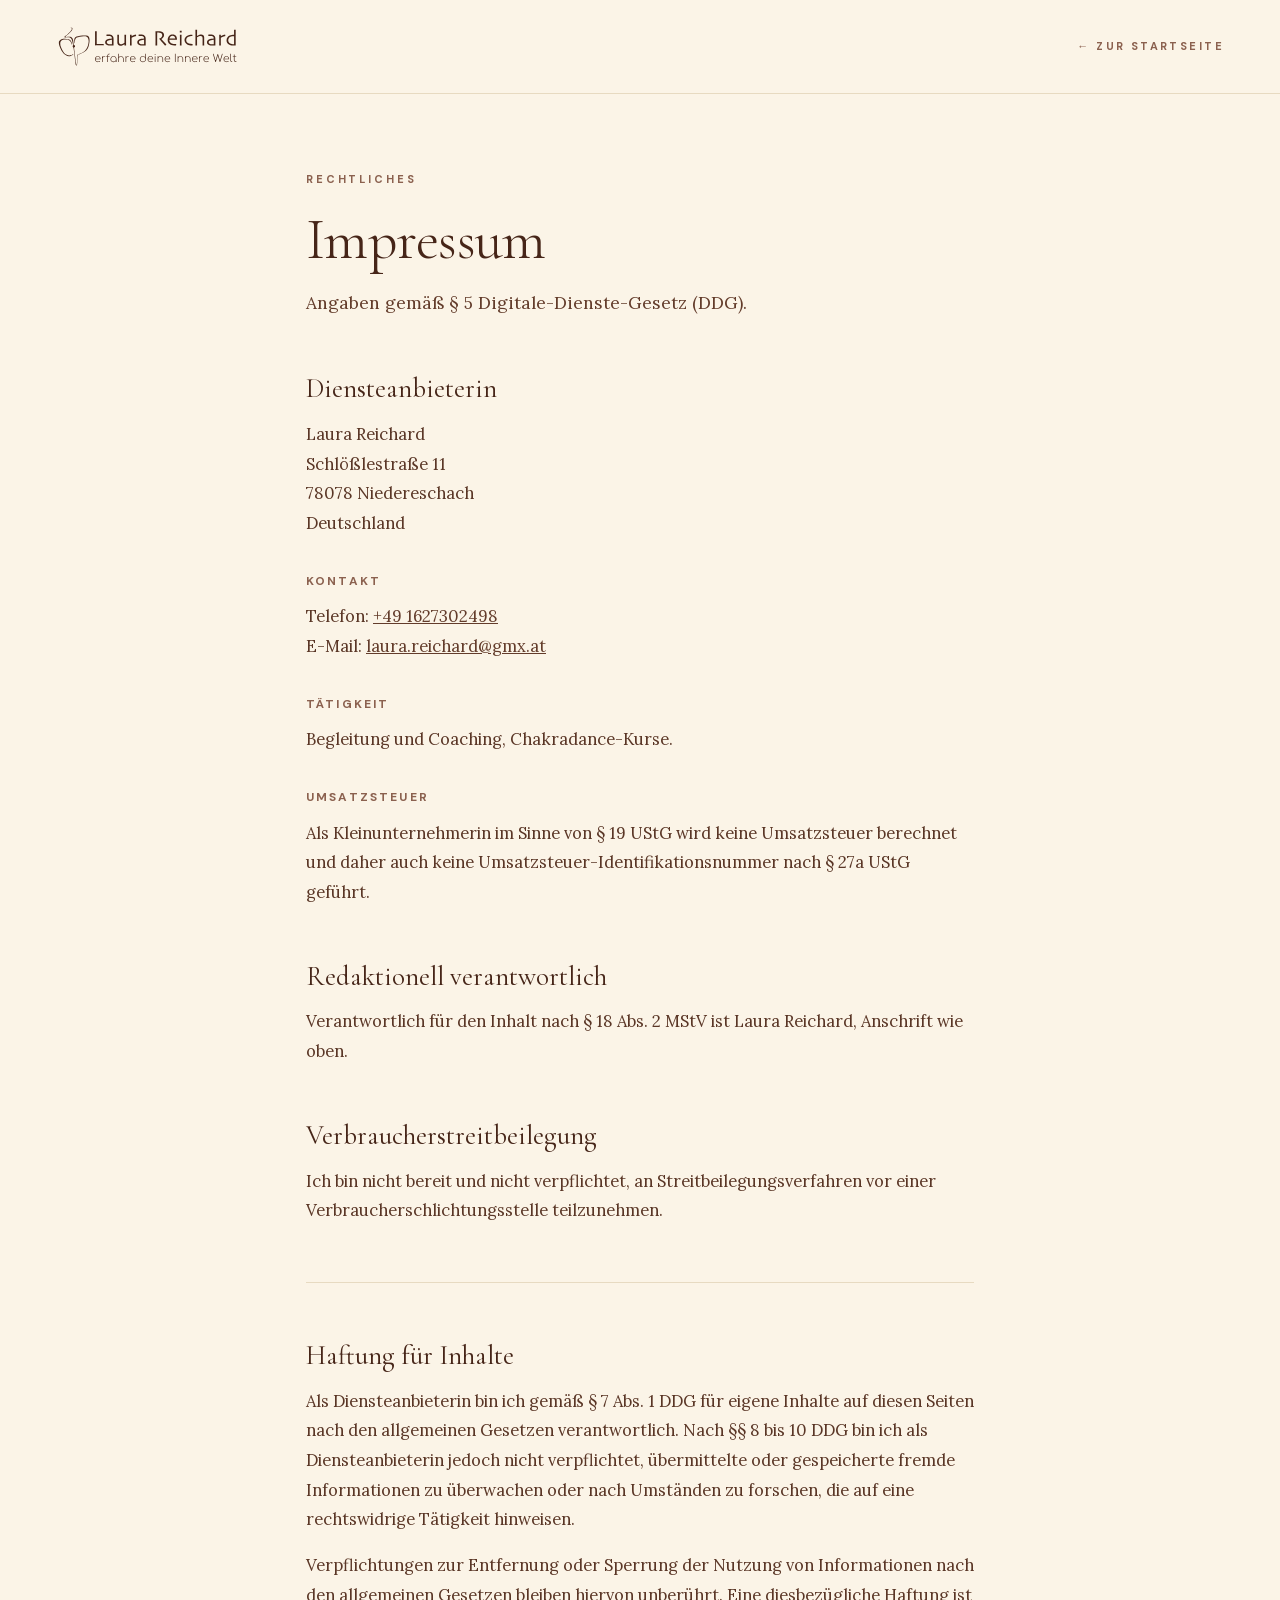
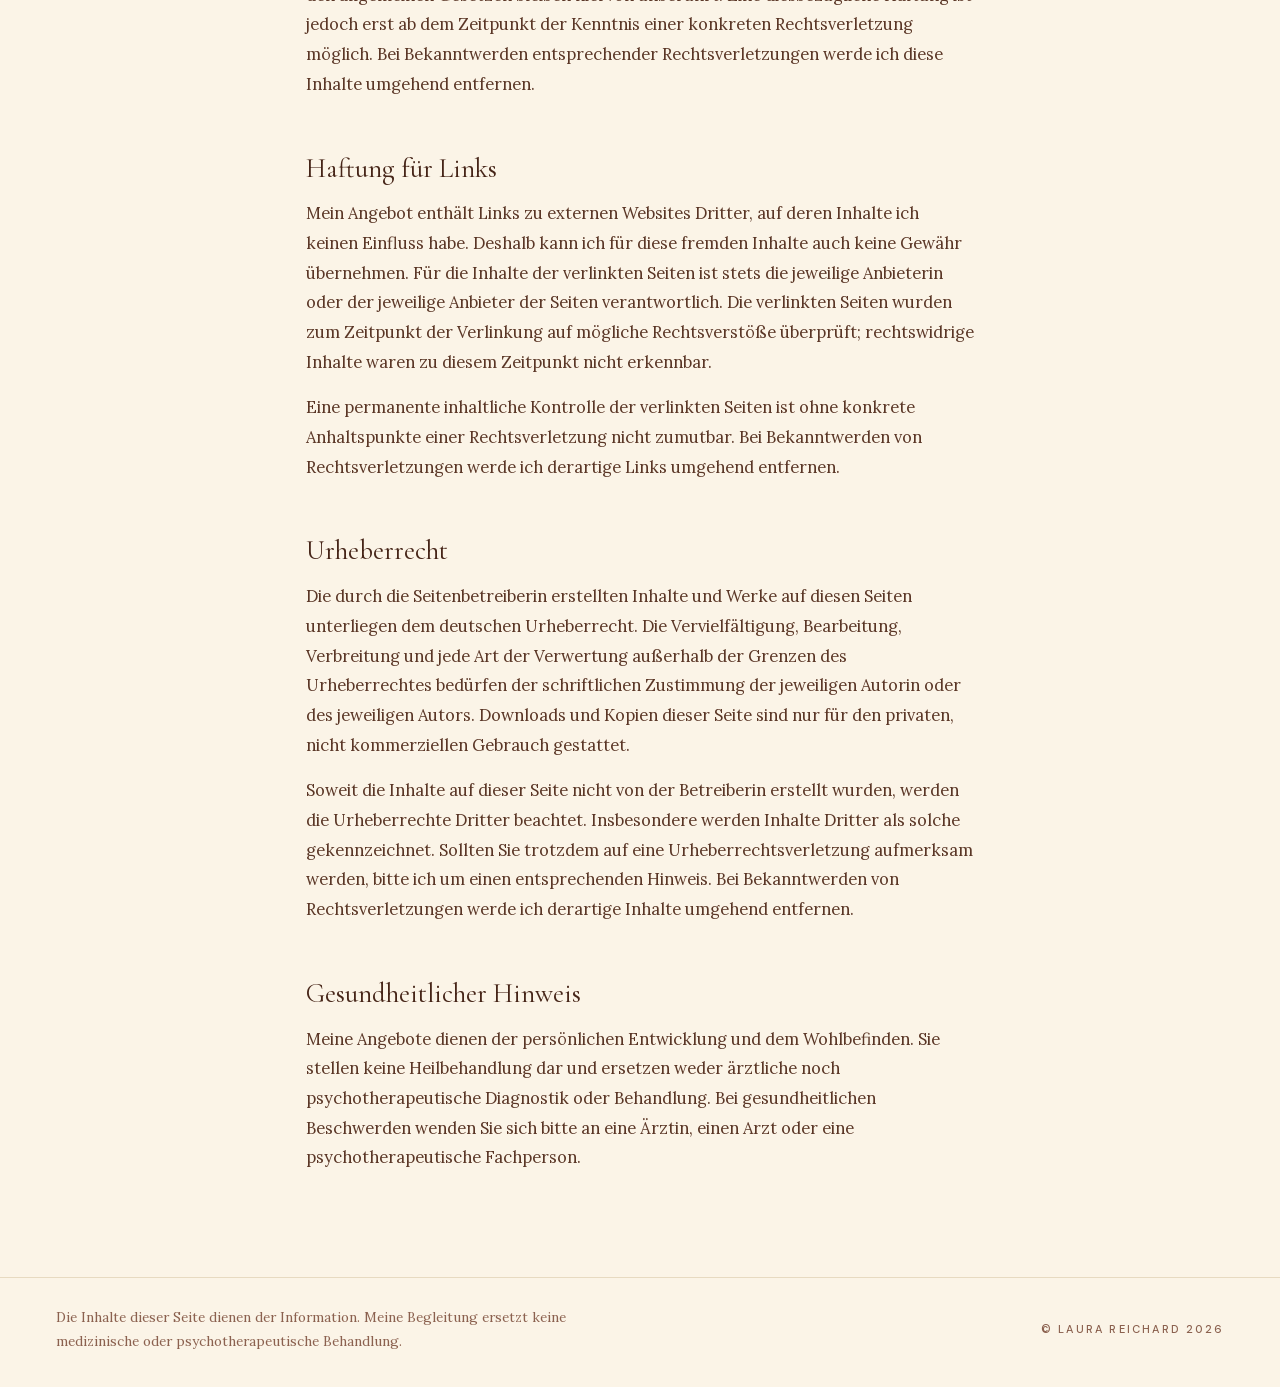
<file: impressum.html>
<!DOCTYPE html>
<html lang="de">
<head>
<title>Impressum — Laura Reichard</title>
<meta charset="utf-8">
<meta name="viewport" content="width=device-width, initial-scale=1">
<meta name="robots" content="index, follow">
<link rel="stylesheet" href="fonts.css">
<style>
  *{box-sizing:border-box}
  body{margin:0;background:#FBF4E7;color:#462518;font-family:'Lora',Georgia,serif;font-size:16.5px;line-height:1.8;-webkit-font-smoothing:antialiased}
  .wrap{max-width:780px;margin:0 auto;padding:0 56px}
  header.top{border-bottom:1px solid #E7DAC1}
  header.top .wrap{max-width:1320px;display:flex;align-items:center;justify-content:space-between;gap:24px;padding-top:26px;padding-bottom:26px}
  .mark{display:block;width:186px;height:41px;background-color:#462518;-webkit-mask:url(logo.svg) no-repeat left center/contain;mask:url(logo.svg) no-repeat left center/contain;text-indent:-9999px;overflow:hidden}
  .back{font-family:'DM Sans',sans-serif;font-weight:700;font-size:11px;letter-spacing:.22em;text-transform:uppercase;color:#8B614F;text-decoration:none;white-space:nowrap}
  .back:hover{color:#462518}
  main{padding:76px 0 88px}
  .eyebrow{font-family:'DM Sans',sans-serif;font-weight:700;font-size:11px;letter-spacing:.26em;text-transform:uppercase;color:#8B614F;margin:0 0 18px}
  h1{font-family:'Cormorant Garamond',Georgia,serif;font-weight:300;font-size:clamp(38px,6vw,58px);line-height:1.12;margin:0 0 14px;letter-spacing:-.01em}
  .lede{color:#633C2B;margin:0 0 54px;font-size:17.5px}
  h2{font-family:'Cormorant Garamond',Georgia,serif;font-weight:400;font-size:27px;line-height:1.25;margin:52px 0 14px}
  h3{font-family:'DM Sans',sans-serif;font-weight:700;font-size:12px;letter-spacing:.18em;text-transform:uppercase;color:#8B614F;margin:32px 0 10px}
  p,li{color:#5A3626}
  p{margin:0 0 16px}
  ul{margin:0 0 16px;padding-left:22px}
  li{margin-bottom:9px}
  a{color:#633C2B}
  a:hover{color:#462518}
  address{font-style:normal;color:#5A3626}
  hr{border:none;border-top:1px solid #E7DAC1;margin:56px 0}
  .todo{background:#F2EAE7;border-left:3px solid #B08268;border-radius:0 8px 8px 0;padding:16px 20px;margin:0 0 20px;font-size:15.5px}
  .todo strong{font-family:'DM Sans',sans-serif;font-weight:700;font-size:11px;letter-spacing:.18em;text-transform:uppercase;color:#8B614F;display:block;margin-bottom:6px}
  footer.bot{border-top:1px solid #E7DAC1}
  footer.bot .wrap{max-width:1320px;display:grid;grid-template-columns:repeat(auto-fit,minmax(280px,1fr));gap:16px 40px;align-items:center;padding-top:28px;padding-bottom:34px}
  footer.bot p{margin:0;font-size:13.5px;line-height:1.75;color:#8B614F}
  footer.bot .copy{font-family:'DM Sans',sans-serif;font-weight:500;font-size:11px;letter-spacing:.2em;text-transform:uppercase;justify-self:end}
  @media (max-width:900px){
    .wrap{padding-left:22px;padding-right:22px}
    main{padding:48px 0 60px}
    footer.bot .copy{justify-self:start}
  }
</style>
</head>
<body>
<header class="top"><div class="wrap">
  <a class="mark" href="index.html">Laura Reichard</a>
  <a class="back" href="index.html">&larr; Zur Startseite</a>
</div></header>
<main><div class="wrap">
<p class="eyebrow">Rechtliches</p>
<h1>Impressum</h1>
<p class="lede">Angaben gemäß § 5 Digitale-Dienste-Gesetz (DDG).</p>

<h2>Diensteanbieterin</h2>
<address>
  Laura Reichard<br>
  Schlößlestraße 11<br>
  78078 Niedereschach<br>
  Deutschland
</address>

<h3>Kontakt</h3>
<p>
  Telefon: <a href="tel:+491627302498">+49 1627302498</a><br>
  E-Mail: <a href="mailto:laura.reichard@gmx.at">laura.reichard@gmx.at</a>
</p>

<h3>Tätigkeit</h3>
<p>Begleitung und Coaching, Chakradance-Kurse.</p>

<h3>Umsatzsteuer</h3>
<p>Als Kleinunternehmerin im Sinne von § 19 UStG wird keine Umsatzsteuer berechnet und daher auch keine Umsatzsteuer-Identifikationsnummer nach § 27a UStG geführt.</p>

<h2>Redaktionell verantwortlich</h2>
<p>Verantwortlich für den Inhalt nach § 18 Abs. 2 MStV ist Laura Reichard, Anschrift wie oben.</p>

<h2>Verbraucherstreitbeilegung</h2>
<p>Ich bin nicht bereit und nicht verpflichtet, an Streitbeilegungsverfahren vor einer Verbraucherschlichtungsstelle teilzunehmen.</p>

<hr>

<h2>Haftung für Inhalte</h2>
<p>Als Diensteanbieterin bin ich gemäß § 7 Abs. 1 DDG für eigene Inhalte auf diesen Seiten nach den allgemeinen Gesetzen verantwortlich. Nach §§ 8 bis 10 DDG bin ich als Diensteanbieterin jedoch nicht verpflichtet, übermittelte oder gespeicherte fremde Informationen zu überwachen oder nach Umständen zu forschen, die auf eine rechtswidrige Tätigkeit hinweisen.</p>
<p>Verpflichtungen zur Entfernung oder Sperrung der Nutzung von Informationen nach den allgemeinen Gesetzen bleiben hiervon unberührt. Eine diesbezügliche Haftung ist jedoch erst ab dem Zeitpunkt der Kenntnis einer konkreten Rechtsverletzung möglich. Bei Bekanntwerden entsprechender Rechtsverletzungen werde ich diese Inhalte umgehend entfernen.</p>

<h2>Haftung für Links</h2>
<p>Mein Angebot enthält Links zu externen Websites Dritter, auf deren Inhalte ich keinen Einfluss habe. Deshalb kann ich für diese fremden Inhalte auch keine Gewähr übernehmen. Für die Inhalte der verlinkten Seiten ist stets die jeweilige Anbieterin oder der jeweilige Anbieter der Seiten verantwortlich. Die verlinkten Seiten wurden zum Zeitpunkt der Verlinkung auf mögliche Rechtsverstöße überprüft; rechtswidrige Inhalte waren zu diesem Zeitpunkt nicht erkennbar.</p>
<p>Eine permanente inhaltliche Kontrolle der verlinkten Seiten ist ohne konkrete Anhaltspunkte einer Rechtsverletzung nicht zumutbar. Bei Bekanntwerden von Rechtsverletzungen werde ich derartige Links umgehend entfernen.</p>

<h2>Urheberrecht</h2>
<p>Die durch die Seitenbetreiberin erstellten Inhalte und Werke auf diesen Seiten unterliegen dem deutschen Urheberrecht. Die Vervielfältigung, Bearbeitung, Verbreitung und jede Art der Verwertung außerhalb der Grenzen des Urheberrechtes bedürfen der schriftlichen Zustimmung der jeweiligen Autorin oder des jeweiligen Autors. Downloads und Kopien dieser Seite sind nur für den privaten, nicht kommerziellen Gebrauch gestattet.</p>
<p>Soweit die Inhalte auf dieser Seite nicht von der Betreiberin erstellt wurden, werden die Urheberrechte Dritter beachtet. Insbesondere werden Inhalte Dritter als solche gekennzeichnet. Sollten Sie trotzdem auf eine Urheberrechtsverletzung aufmerksam werden, bitte ich um einen entsprechenden Hinweis. Bei Bekanntwerden von Rechtsverletzungen werde ich derartige Inhalte umgehend entfernen.</p>

<h2>Gesundheitlicher Hinweis</h2>
<p>Meine Angebote dienen der persönlichen Entwicklung und dem Wohlbefinden. Sie stellen keine Heilbehandlung dar und ersetzen weder ärztliche noch psychotherapeutische Diagnostik oder Behandlung. Bei gesundheitlichen Beschwerden wenden Sie sich bitte an eine Ärztin, einen Arzt oder eine psychotherapeutische Fachperson.</p>
</div></main>
<footer class="bot"><div class="wrap">
  <p>Die Inhalte dieser Seite dienen der Information. Meine Begleitung ersetzt keine medizinische oder psychotherapeutische Behandlung.</p>
  <p class="copy">© Laura Reichard 2026</p>
</div></footer>
</body>
</html>
</file>
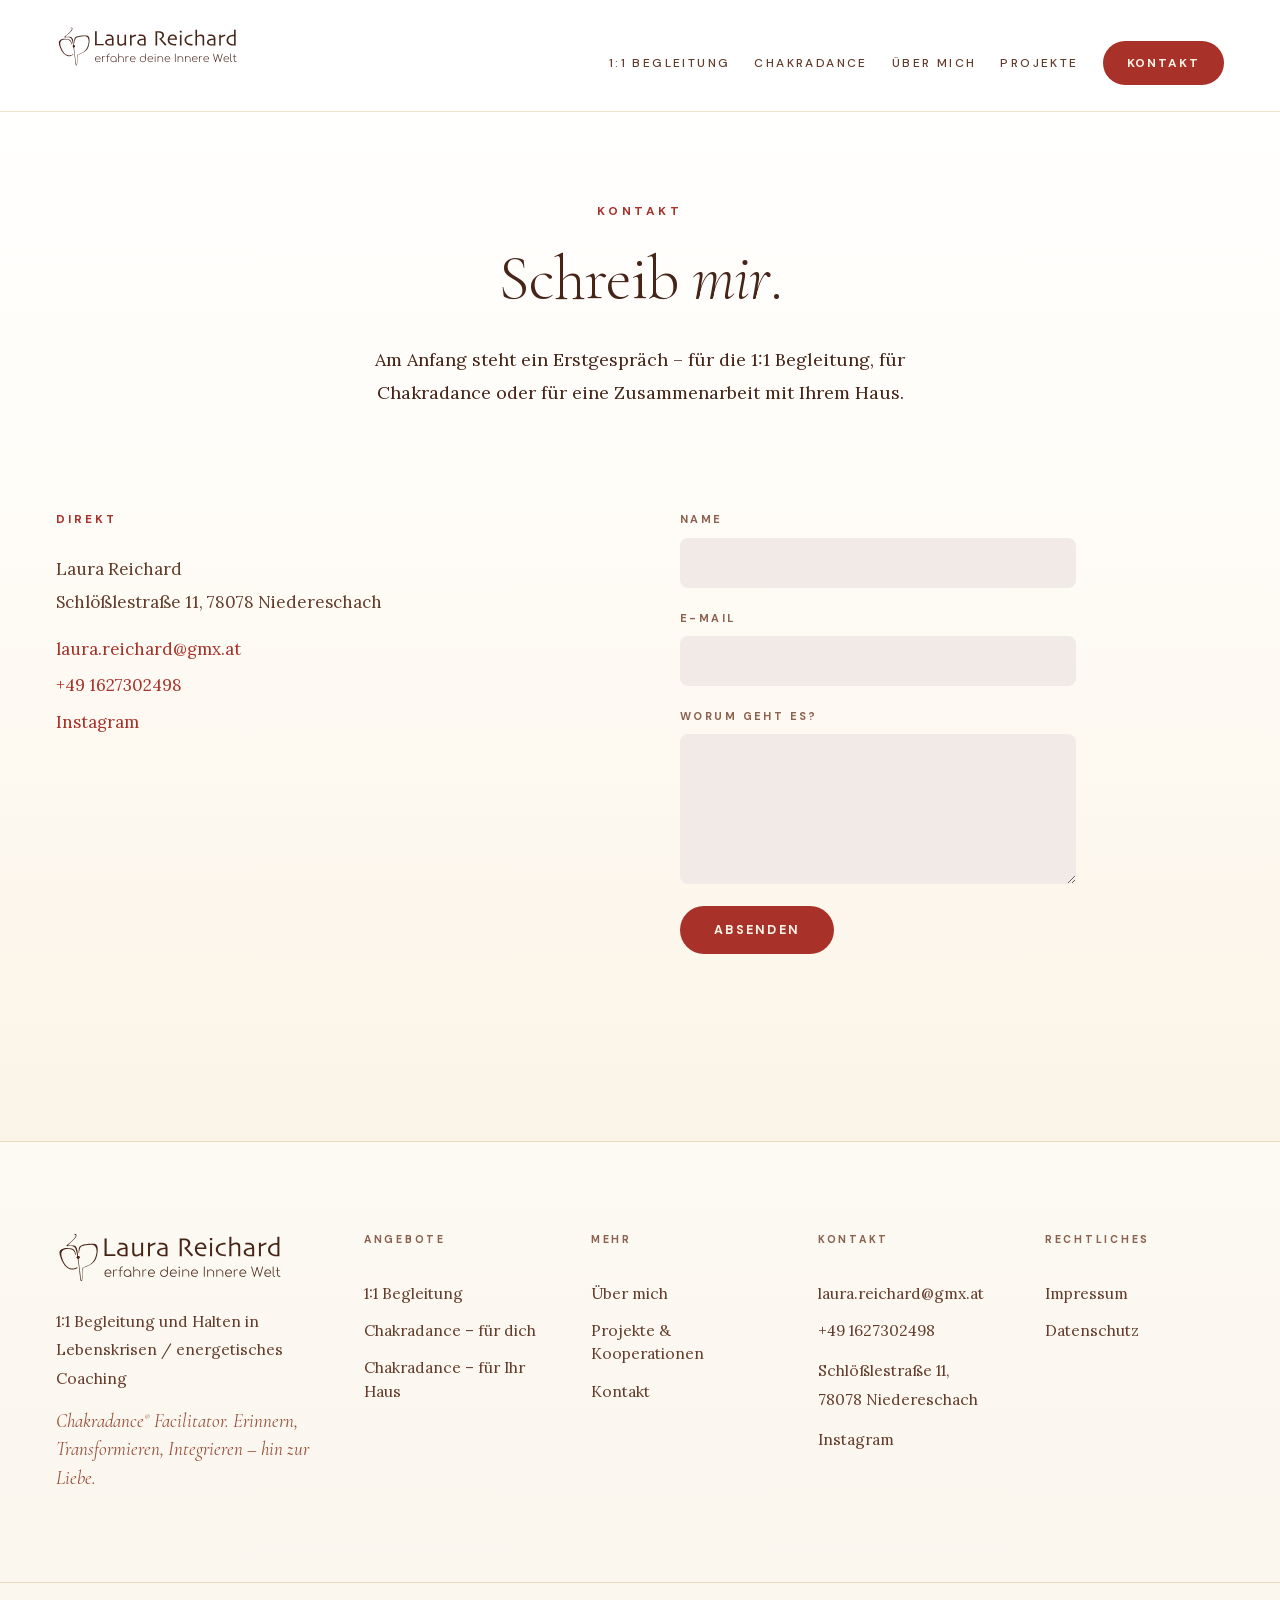
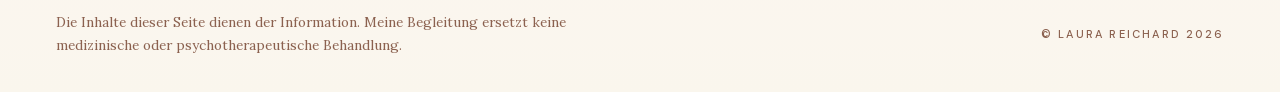
<file: kontakt.html>
<!DOCTYPE html>
<html lang="de">
<head>
<meta charset="utf-8">
<meta name="viewport" content="width=device-width, initial-scale=1">
<title>Kontakt — Laura Reichard</title>
<meta name="description" content="Am Anfang steht ein Erstgespräch. Schreib mir für 1:1 Begleitung, Chakradance oder eine Zusammenarbeit.">
<meta name="robots" content="index, follow">
<link rel="stylesheet" href="_ds/broadsheet-591e7df8-8041-4f2b-9beb-f8d668c3c9e7/styles.css">
<link rel="stylesheet" href="fonts.css">
<style>
html{scroll-behavior:smooth}
section[id]{scroll-margin-top:104px}
@media (max-width:900px){section[id]{scroll-margin-top:88px}}
@media (prefers-reduced-motion:reduce){html{scroll-behavior:auto}}
@media (max-width:900px){
  header{padding-left:22px !important;padding-right:22px !important}
  main section{padding-left:22px !important;padding-right:22px !important;grid-template-columns:1fr !important;gap:40px !important}
  main section [style*="grid-template-columns"]{grid-template-columns:1fr !important}
  main section [style*="grid-template-columns"][style*="minmax(150px"]{grid-template-columns:1fr 1fr !important}
  [data-panel]{margin-top:-64px !important;padding-left:16px !important;padding-right:16px !important}
  [data-panel] > div > div:first-child{min-height:240px !important}
  main section article{padding:30px 24px !important}
  footer > div{padding-left:22px !important;padding-right:22px !important;grid-template-columns:1fr !important;gap:38px !important}
  footer > div > div:last-child{padding-left:0 !important;padding-right:0 !important}
  footer [style*="justify-self:end"]{justify-self:start !important}
  main section [style*="max-width:340px"]{max-width:100% !important}
}
@media (max-width:520px){
  main section{padding-left:18px !important;padding-right:18px !important}
  main section article{padding:26px 20px !important}
}
:root{
  --color-bg:#FBF4E7; --color-text:#462518;
  --color-accent:#A8322A; --color-accent-2:#B77F71;
  --font-heading:"Cormorant Garamond", Georgia, serif;
  --font-body:"Lora", Georgia, serif;
}
html,body{margin:0;padding:0;background:#FFFFFF;color:#462518;font-family:"Lora",Georgia,serif;-webkit-font-smoothing:antialiased;}
a{color:#A8322A;text-decoration:none;}
a:hover{color:#8A2620;}
*:focus-visible{outline:2px solid #A8322A;outline-offset:3px;}
::selection{background:#E5CEC0;}
@keyframes lr-cue{0%,100%{transform:scaleY(.25);opacity:.5}50%{transform:scaleY(1);opacity:1}}
@keyframes lr-marquee{from{transform:translate3d(0,0,0)}to{transform:translate3d(-50%,0,0)}}
video{will-change:transform}
[data-grain-media]::after{content:"";position:absolute;inset:0;pointer-events:none;z-index:2;opacity:.62;mix-blend-mode:overlay;background-image:url("[data-uri]");background-size:150px 150px}
[data-grain]{position:fixed;inset:0;z-index:70;pointer-events:none;opacity:.42;mix-blend-mode:multiply;background-image:url("[data-uri]");background-size:180px 180px}
</style>
<style>
.nur-desktop,.nur-mobil{display:none}
@media (min-width:901px){.nur-desktop{display:contents}}
@media (max-width:900px){.nur-mobil{display:contents}}
#mobilmenue[hidden],[data-sub][hidden],[data-akkordeon][hidden]{display:none}
html{scroll-behavior:smooth}
@media (prefers-reduced-motion:reduce){html{scroll-behavior:auto}}
a[aria-current="page"]{color:#A8322A}
[data-hv="hv0"]:hover{opacity:.72 !important}
[data-hv="hv1"]:hover{background-size:100% 1px !important}
[data-hv="hv2"]:hover{background:#FBF5EA !important;color:#A8322A !important}
[data-hv="hv3"]:hover{background:#F2EAE7 !important;transform:translateY(-2px) !important}
[data-hv="hv4"]:hover{background:#E5CEC0 !important;transform:translateY(-8px) !important}
[data-hv="hv5"]:hover{background:#8A2620 !important;transform:translateY(-3px) !important}
[data-hv="hv6"]:hover{color:#A8322A !important}
[data-hv="hv7"]:hover{color:#8A2620 !important}
[data-hv="hv8"]:hover{opacity:.65 !important}
[data-hv="hv9"]:hover{background-size:100% 1px !important;color:#A8322A !important}
[data-hv="hv10"]:hover{background:#8A2620 !important;transform:translateY(-2px) !important}
</style>
</head>
<body>
<div style="background:linear-gradient(180deg,#FFFFFF 0%,#FFFDF9 26%,#FCF6EB 58%,#F6EDDC 100%);color:#462518;font-family:'Lora',Georgia,serif;min-height:100vh;overflow-x:hidden">

  

  <div data-progress="1" style="position:fixed;top:0;left:0;height:2px;width:0%;background:#A8322A;z-index:60"></div>
<div id="mobilmenue" data-menue hidden>
  <div style="position:fixed;inset:0;z-index:80;background:#FFFDF8;display:flex;flex-direction:column;padding:26px 32px 48px">
    <div style="display:flex;justify-content:flex-end">
      <button type="button" data-menu-toggle aria-label="Menü schließen" style="background:none;border:none;font-family:'DM Sans',sans-serif;font-weight:700;font-size:11.5px;letter-spacing:.22em;text-transform:uppercase;color:#462518;padding:12px 0;cursor:pointer">Schließen</button>
    </div>
    <nav style="margin:auto 0;display:flex;flex-direction:column;gap:20px">
      <a href="begleitung.html" style="font-family:'Cormorant Garamond',Georgia,serif;font-weight:300;font-size:clamp(28px,6vw,40px);line-height:1.1;color:#462518" data-hv="hv6">1:1 Begleitung</a>
      <div style="display:flex;flex-direction:column;gap:10px">
        <p style="margin:0;font-family:'Cormorant Garamond',Georgia,serif;font-weight:300;font-size:clamp(28px,6vw,40px);line-height:1.1;color:#462518">Chakradance</p>
        <a href="chakradance.html" style="font-family:'Cormorant Garamond',Georgia,serif;font-weight:300;font-size:clamp(24px,5vw,34px);line-height:1.1;color:#462518;padding-left:18px" data-hv="hv6">Für dich</a>
        <a href="chakradance-hotels.html" style="font-family:'Cormorant Garamond',Georgia,serif;font-weight:300;font-size:clamp(24px,5vw,34px);line-height:1.1;color:#462518;padding-left:18px" data-hv="hv6">Für Ihr Haus</a>
      </div>
      <a href="ueber-mich.html" style="font-family:'Cormorant Garamond',Georgia,serif;font-weight:300;font-size:clamp(28px,6vw,40px);line-height:1.1;color:#462518" data-hv="hv6">Über mich</a>
      <a href="projekte.html" style="font-family:'Cormorant Garamond',Georgia,serif;font-weight:300;font-size:clamp(28px,6vw,40px);line-height:1.1;color:#462518" data-hv="hv6">Projekte</a>
      <a aria-current="page" href="kontakt.html" style="font-family:'Cormorant Garamond',Georgia,serif;font-weight:300;font-size:clamp(28px,6vw,40px);line-height:1.1;color:#462518" data-hv="hv6">Kontakt</a>
    </nav>
  </div>
  </div>

  <header style="position:sticky;top:0;z-index:20;background:rgba(255,255,255,.88);backdrop-filter:blur(10px);border-bottom:1px solid #EFE3CD;display:flex;align-items:baseline;justify-content:space-between;gap:40px;padding:26px 56px;flex-wrap:wrap">
    <a href="index.html" aria-label="Laura Reichard – Startseite" style="display:block;width:186px;height:41px;background-color:#462518;-webkit-mask:url(logo.svg) no-repeat left center/contain;mask:url(logo.svg) no-repeat left center/contain;transition:opacity .3s ease" data-hv="hv8"></a>
    <div class="nur-desktop"><nav style="display:flex;align-items:center;gap:24px">
      <a href="begleitung.html" style="font-family:'DM Sans',sans-serif;font-weight:500;font-size:12px;letter-spacing:.2em;text-transform:uppercase;color:#633C2B;display:flex;align-items:center;min-height:44px;background-image:linear-gradient(#A8322A,#A8322A);background-repeat:no-repeat;background-position:0 calc(100% - 12px);background-size:0% 1px;transition:background-size .45s cubic-bezier(.2,.7,.2,1),color .3s ease" data-hv="hv9">1:1 Begleitung</a>
      <div style="position:relative;display:flex">
        <button type="button" data-sub-toggle style="font-family:'DM Sans',sans-serif;font-weight:500;font-size:12px;letter-spacing:.2em;text-transform:uppercase;color:#633C2B;background:none;border:none;padding:0;min-height:44px;display:flex;align-items:center;cursor:pointer;background-image:linear-gradient(#A8322A,#A8322A);background-repeat:no-repeat;background-position:0 calc(100% - 12px);background-size:0% 1px;transition:background-size .45s cubic-bezier(.2,.7,.2,1)" data-hv="hv1">Chakradance</button>
        <div class="untermenue" data-sub hidden>
        <div style="position:absolute;top:100%;left:0;min-width:230px;background:#FFFDF8;border:1px solid #F0E4CD;border-radius:8px;padding:8px;display:flex;flex-direction:column;z-index:40">
          <a href="chakradance.html" style="font-family:'DM Sans',sans-serif;font-weight:500;font-size:12px;letter-spacing:.2em;text-transform:uppercase;font-size:11.5px;letter-spacing:.16em;color:#462518;padding:14px 16px;border-radius:6px" data-hv="hv2">Für dich</a>
          <a href="chakradance-hotels.html" style="font-family:'DM Sans',sans-serif;font-weight:500;font-size:12px;letter-spacing:.2em;text-transform:uppercase;font-size:11.5px;letter-spacing:.16em;color:#462518;padding:14px 16px;border-radius:6px" data-hv="hv2">Für Ihr Haus</a>
        </div>
        </div>
      </div>
      <a href="ueber-mich.html" style="font-family:'DM Sans',sans-serif;font-weight:500;font-size:12px;letter-spacing:.2em;text-transform:uppercase;color:#633C2B;display:flex;align-items:center;min-height:44px;background-image:linear-gradient(#A8322A,#A8322A);background-repeat:no-repeat;background-position:0 calc(100% - 12px);background-size:0% 1px;transition:background-size .45s cubic-bezier(.2,.7,.2,1),color .3s ease" data-hv="hv9">Über mich</a>
      <a href="projekte.html" style="font-family:'DM Sans',sans-serif;font-weight:500;font-size:12px;letter-spacing:.2em;text-transform:uppercase;color:#633C2B;display:flex;align-items:center;min-height:44px;background-image:linear-gradient(#A8322A,#A8322A);background-repeat:no-repeat;background-position:0 calc(100% - 12px);background-size:0% 1px;transition:background-size .45s cubic-bezier(.2,.7,.2,1),color .3s ease" data-hv="hv9">Projekte</a>
      <a aria-current="page" href="kontakt.html" style="font-family:'DM Sans',sans-serif;font-weight:700;font-size:12px;letter-spacing:.16em;text-transform:uppercase;color:#FBF4E7;background:#A8322A;border-radius:300px;padding:0 24px;min-height:44px;display:flex;align-items:center;transition:background .35s ease,transform .35s cubic-bezier(.2,.7,.2,1)" data-hv="hv10">Kontakt</a>
    </nav></div>
    <div class="nur-mobil"><button type="button" data-menu-toggle aria-label="Menü öffnen" style="display:flex;flex-direction:column;justify-content:center;gap:7px;background:none;border:none;padding:10px 4px;min-height:44px;min-width:44px;cursor:pointer">
          <span style="display:block;width:28px;height:1.5px;background:#462518"></span>
          <span style="display:block;width:28px;height:1.5px;background:#462518"></span>
        </button></div>
  </header>
  

  <main data-screen-label="Kontakt">
    <section id="kontakt" style="padding:clamp(60px,7vw,110px) 32px 0;text-align:center">
      <p style="font-family:'DM Sans',sans-serif;font-weight:700;font-size:12px;letter-spacing:.3em;text-transform:uppercase;color:#A8322A;margin:0 0 24px">Kontakt</p>
      <h1 style="font-family:'Cormorant Garamond',Georgia,serif;font-weight:300;font-size:clamp(38px,5vw,76px);line-height:1.06;margin:0 auto 32px;max-width:18ch">Schreib <span style="font-style:italic">mir</span>.</h1>
      <p style="margin:0 auto;font-size:18px;line-height:1.8;max-width:52ch">Am Anfang steht ein Erstgespräch – für die 1:1 Begleitung, für Chakradance oder für eine Zusammenarbeit mit Ihrem Haus.</p>
    </section>

    <section style="padding:clamp(70px,8vw,120px) 56px 0;max-width:1320px;margin:0 auto;display:grid;grid-template-columns:repeat(auto-fit,minmax(300px,1fr));gap:80px;align-items:start">
      <div>
        <p style="font-family:'DM Sans',sans-serif;font-weight:700;font-size:11.5px;letter-spacing:.26em;text-transform:uppercase;color:#A8322A;margin:0 0 24px">Direkt</p>
        <p style="margin:0;font-size:17px;line-height:1.9;color:#633C2B">Laura Reichard<br>Schlößlestraße 11, 78078 Niedereschach</p>
        <div style="display:flex;flex-direction:column;gap:10px;margin-top:18px">
          <a href="mailto:laura.reichard@gmx.at" style="font-size:17px;color:#A8322A">laura.reichard@gmx.at</a>
          <a href="tel:+491627302498" style="font-size:17px;color:#A8322A">+49 1627302498</a>
          <a href="https://www.instagram.com/laurareichardcoach/" target="_blank" rel="noopener" style="font-size:17px;color:#A8322A">Instagram</a>
        </div>
      </div>
      <form id="kontaktformular" novalidate style="display:flex;flex-direction:column;gap:22px;max-width:44ch">
        <label style="display:flex;flex-direction:column;gap:9px">
          <span style="font-family:'DM Sans',sans-serif;font-weight:700;font-size:11px;letter-spacing:.22em;text-transform:uppercase;color:#8B614F">Name</span>
          <input type="text" id="kf-name" name="name" required autocomplete="name" style="font-family:'Lora',Georgia,serif;font-size:16px;color:#462518;background:#F2EAE7;border:none;border-radius:8px;padding:15px 16px">
        </label>
        <label style="display:flex;flex-direction:column;gap:9px">
          <span style="font-family:'DM Sans',sans-serif;font-weight:700;font-size:11px;letter-spacing:.22em;text-transform:uppercase;color:#8B614F">E-Mail</span>
          <input type="email" id="kf-mail" name="email" required autocomplete="email" style="font-family:'Lora',Georgia,serif;font-size:16px;color:#462518;background:#F2EAE7;border:none;border-radius:8px;padding:15px 16px">
        </label>
        <label style="display:flex;flex-direction:column;gap:9px">
          <span style="font-family:'DM Sans',sans-serif;font-weight:700;font-size:11px;letter-spacing:.22em;text-transform:uppercase;color:#8B614F">Worum geht es?</span>
          <textarea rows="6" id="kf-text" name="nachricht" required style="font-family:'Lora',Georgia,serif;font-size:16px;color:#462518;background:#F2EAE7;border:none;border-radius:8px;padding:15px 16px;resize:vertical"></textarea>
        </label>
        <button type="submit" style="align-self:flex-start;font-family:'DM Sans',sans-serif;font-weight:700;font-size:12.5px;letter-spacing:.18em;text-transform:uppercase;color:#FBF4E7;background:#A8322A;border:none;border-radius:300px;padding:16px 34px;cursor:pointer;transition:background .35s ease,transform .35s cubic-bezier(.2,.7,.2,1)" data-hv="hv5">Absenden</button>
        <p id="kf-status" role="status" aria-live="polite" style="margin:0;font-size:14.5px;line-height:1.7;color:#8B614F;min-height:1.7em"></p>
      </form>
    </section>
  </main>
  


  <footer style="margin-top:clamp(100px,11vw,170px);background:rgba(255,255,255,.5);border-top:1px solid #E7DAC1">
    <div style="max-width:1320px;margin:0 auto;padding:clamp(64px,7vw,100px) 56px;display:grid;grid-template-columns:minmax(260px,1.4fr) repeat(auto-fit,minmax(160px,1fr));gap:56px 48px;align-items:start">
      <div>
        <div style="width:230px;height:51px;margin:0 0 24px;background-color:#462518;-webkit-mask:url(logo.svg) no-repeat left center/contain;mask:url(logo.svg) no-repeat left center/contain"></div>
        <p style="margin:0;font-size:15.5px;line-height:1.85;color:#633C2B;max-width:40ch">1:1 Begleitung und Halten in Lebenskrisen / energetisches Coaching</p>
        <p style="margin:14px 0 0;font-family:'Cormorant Garamond',Georgia,serif;font-style:italic;font-size:19px;line-height:1.5;color:#964F39;max-width:40ch">Chakradance<span style="font-size:.42em;vertical-align:super;letter-spacing:0">®</span> Facilitator. Erinnern, Transformieren, Integrieren – hin zur Liebe.</p>
      </div>
      <nav style="display:flex;flex-direction:column;gap:14px">
        <p style="font-family:'DM Sans',sans-serif;font-weight:700;font-size:10.5px;letter-spacing:.26em;text-transform:uppercase;color:#8B614F;margin:0 0 20px">Angebote</p>
        <a href="begleitung.html" style="font-size:15.5px;color:#633C2B;line-height:1.5">1:1 Begleitung</a>
        <a href="chakradance.html" style="font-size:15.5px;color:#633C2B;line-height:1.5">Chakradance – für dich</a>
        <a href="chakradance-hotels.html" style="font-size:15.5px;color:#633C2B;line-height:1.5">Chakradance – für Ihr Haus</a>
      </nav>
      <nav style="display:flex;flex-direction:column;gap:14px">
        <p style="font-family:'DM Sans',sans-serif;font-weight:700;font-size:10.5px;letter-spacing:.26em;text-transform:uppercase;color:#8B614F;margin:0 0 20px">Mehr</p>
        <a href="ueber-mich.html" style="font-size:15.5px;color:#633C2B;line-height:1.5">Über mich</a>
        <a href="projekte.html" style="font-size:15.5px;color:#633C2B;line-height:1.5">Projekte &amp; Kooperationen</a>
        <a aria-current="page" href="kontakt.html" style="font-size:15.5px;color:#633C2B;line-height:1.5">Kontakt</a>
      </nav>
      <div style="display:flex;flex-direction:column;gap:14px">
        <p style="font-family:'DM Sans',sans-serif;font-weight:700;font-size:10.5px;letter-spacing:.26em;text-transform:uppercase;color:#8B614F;margin:0 0 20px">Kontakt</p>
        <a href="mailto:laura.reichard@gmx.at" style="font-size:15.5px;color:#633C2B;line-height:1.5">laura.reichard@gmx.at</a>
        <a href="tel:+491627302498" style="font-size:15.5px;color:#633C2B;line-height:1.5">+49 1627302498</a>
        <p style="margin:0;font-size:15.5px;line-height:1.85;color:#633C2B">Schlößlestraße 11,<br>78078 Niedereschach</p>
        <a href="https://www.instagram.com/laurareichardcoach/" target="_blank" rel="noopener" style="font-size:15.5px;color:#633C2B;line-height:1.5">Instagram</a>
      </div>
      <nav style="display:flex;flex-direction:column;gap:14px">
        <p style="font-family:'DM Sans',sans-serif;font-weight:700;font-size:10.5px;letter-spacing:.26em;text-transform:uppercase;color:#8B614F;margin:0 0 20px">Rechtliches</p>
        <a href="impressum.html" style="font-size:15.5px;color:#633C2B;line-height:1.5">Impressum</a>
        <a href="datenschutz.html" style="font-size:15.5px;color:#633C2B;line-height:1.5">Datenschutz</a>
      </nav>
    </div>
    <div style="border-top:1px solid #E7DAC1">
      <div style="max-width:1320px;margin:0 auto;padding:28px 56px 34px;display:grid;grid-template-columns:repeat(auto-fit,minmax(280px,1fr));gap:20px 40px;align-items:center">
        <p style="margin:0;font-size:13.5px;line-height:1.75;color:#8B614F;max-width:70ch">Die Inhalte dieser Seite dienen der Information. Meine Begleitung ersetzt keine medizinische oder psychotherapeutische Behandlung.</p>
        <p style="margin:0;font-family:'DM Sans',sans-serif;font-weight:500;font-size:11px;letter-spacing:.2em;text-transform:uppercase;color:#8B614F;justify-self:end">© Laura Reichard 2026</p>
      </div>
    </div>
  </footer>

</div>



<script>
(function(){
  function um(el,attr){ if(el) el.hidden = !el.hidden; }
  document.addEventListener('click', function(e){
    var t = e.target.closest('[data-menu-toggle],[data-sub-toggle],[data-akkordeon-toggle]');
    if(!t) return;
    if(t.hasAttribute('data-menu-toggle')){ um(document.getElementById('mobilmenue')); return; }
    if(t.hasAttribute('data-sub-toggle')){
      var w = t.closest('nav,div') || document;
      um(w.querySelector('[data-sub]') || document.querySelector('[data-sub]')); return;
    }
    var n = t.getAttribute('data-akkordeon-toggle');
    var ziel = document.querySelector('[data-akkordeon="'+n+'"]');
    um(ziel);
    if (ziel) t.textContent = ziel.hidden ? 'Mehr Details' : 'Details schließen';
  });
})();

// Fortschrittsbalken und Parallax
(function () {
  var sparsam = window.matchMedia('(prefers-reduced-motion: reduce)').matches;

  var balken = document.querySelector('[data-progress]');

  var video = document.querySelector('[data-parallax]');
  var huelle = null, grundTransform = '';
  if (video && !sparsam) {
    grundTransform = (String(video.style.transform).match(/scale\([^)]*\)/) || [''])[0];
    huelle = video.offsetParent || video.parentElement;
    video.style.willChange = 'transform';
  }

  var geplant = false;
  function zeichnen() {
    geplant = false;

    if (balken) {
      var strecke = document.documentElement.scrollHeight - window.innerHeight;
      var anteil = strecke > 0 ? Math.min(1, Math.max(0, window.scrollY / strecke)) : 0;
      balken.style.width = (anteil * 100).toFixed(2) + '%';
    }

    if (video && huelle) {
      var r = huelle.getBoundingClientRect();
      if (r.bottom > 0 && r.top < window.innerHeight) {
        var spielraum = Math.min(32, r.height * 0.03);   // bleibt im Ueberstand aus scale(1.08)
        var lauf = Math.max(0, Math.min(1, -r.top / window.innerHeight));
        video.style.transform = 'translate3d(0,' + (lauf * spielraum).toFixed(1) + 'px,0) ' + grundTransform;
      }
    }
  }
  function anstossen() { if (!geplant) { geplant = true; requestAnimationFrame(zeichnen); } }

  addEventListener('scroll', anstossen, { passive: true });
  addEventListener('resize', anstossen);
  zeichnen();
})();
</script>
<script>
(function () {
  var form = document.getElementById('kontaktformular');
  if (!form) return;
  var status = document.getElementById('kf-status');
  var EMPFAENGER = 'laura.reichard@gmx.at';

  form.addEventListener('submit', function (e) {
    e.preventDefault();
    var name = document.getElementById('kf-name').value.trim();
    var mail = document.getElementById('kf-mail').value.trim();
    var text = document.getElementById('kf-text').value.trim();

    if (!name || !mail || !text) {
      status.style.color = '#A8322A';
      status.textContent = 'Bitte fülle Name, E-Mail und deine Nachricht aus.';
      return;
    }
    if (mail.indexOf('@') < 1 || mail.indexOf('.', mail.indexOf('@')) < 0) {
      status.style.color = '#A8322A';
      status.textContent = 'Die E-Mail-Adresse sieht noch nicht vollständig aus.';
      return;
    }

    var betreff = 'Anfrage über die Website – ' + name;
    var koerper = name + ' schreibt:\n\n' + text + '\n\n--\nAntwort bitte an: ' + mail;
    status.style.color = '#8B614F';
    status.textContent = 'Dein E-Mail-Programm öffnet sich mit der fertigen Nachricht – bitte dort noch auf Senden klicken.';
    window.location.href = 'mailto:' + EMPFAENGER +
      '?subject=' + encodeURIComponent(betreff) +
      '&body=' + encodeURIComponent(koerper);
  });
})();
</script>
</body>
</html>
</file>
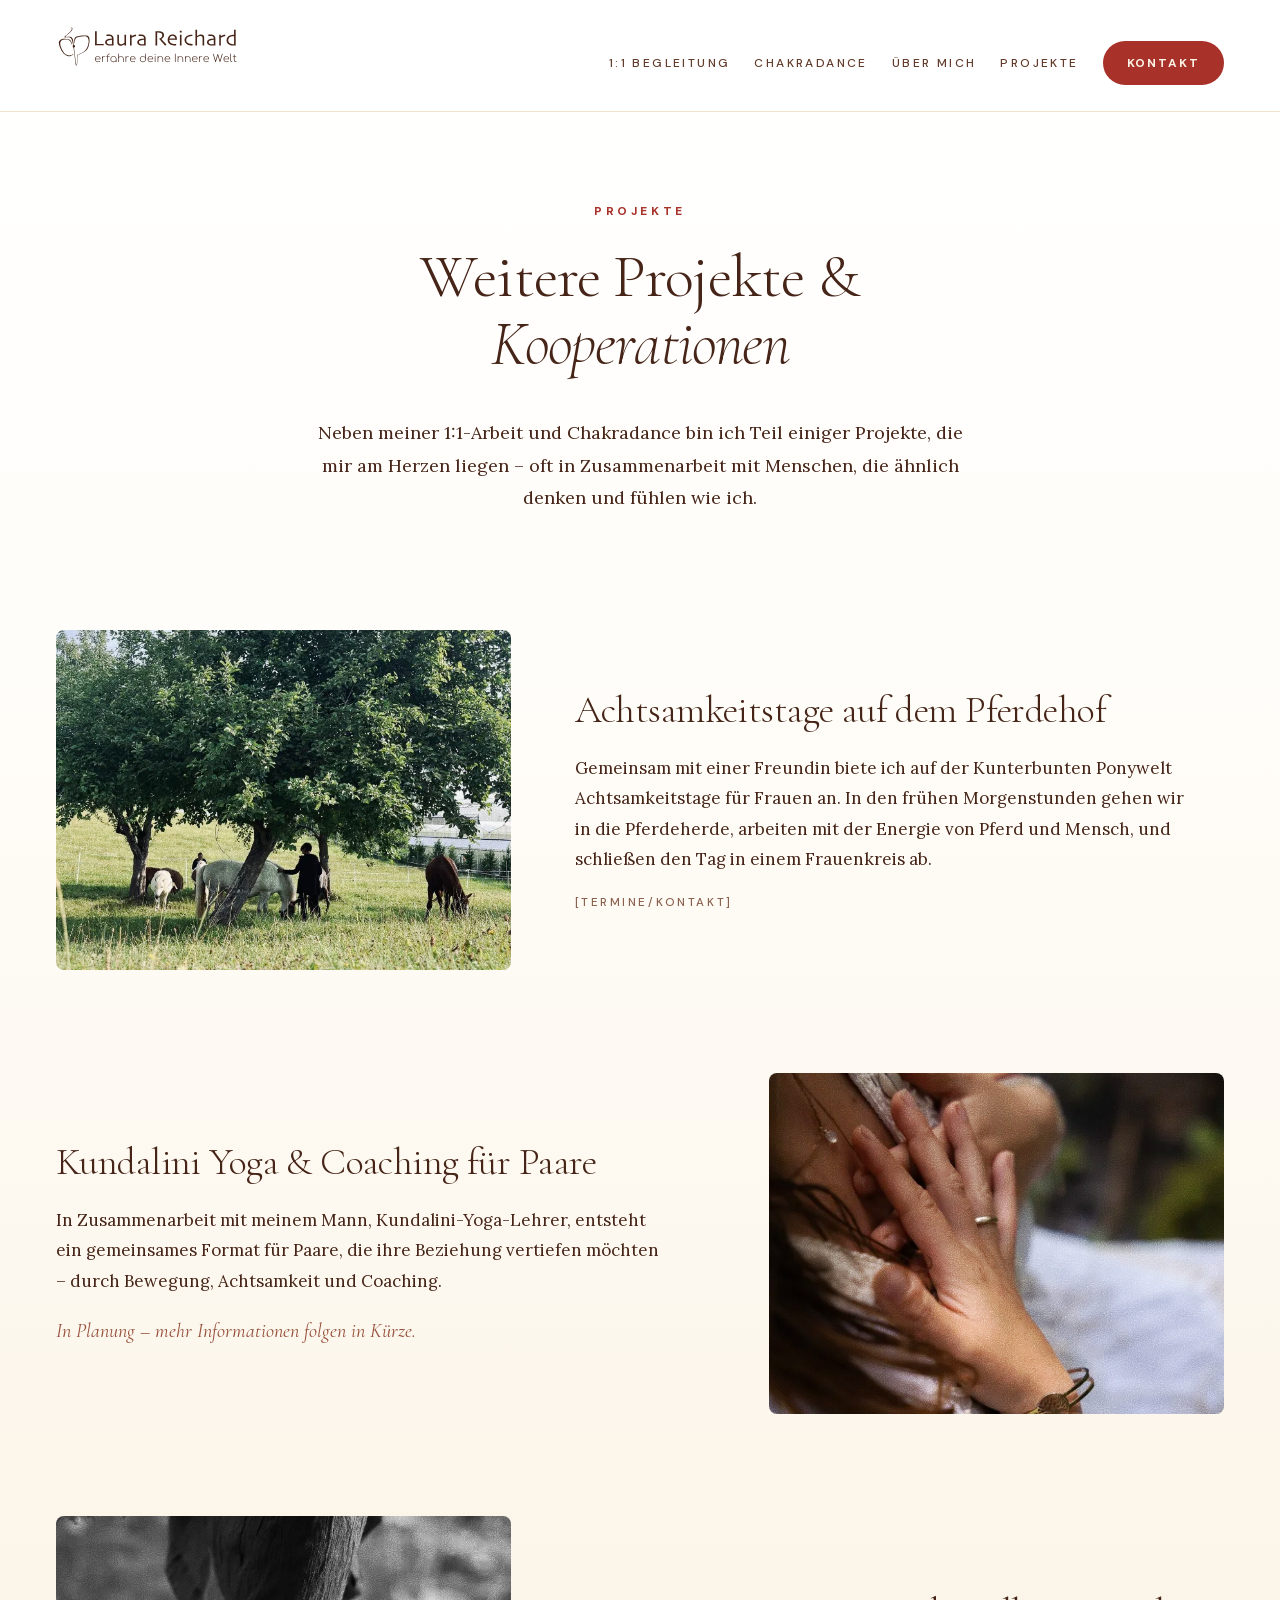
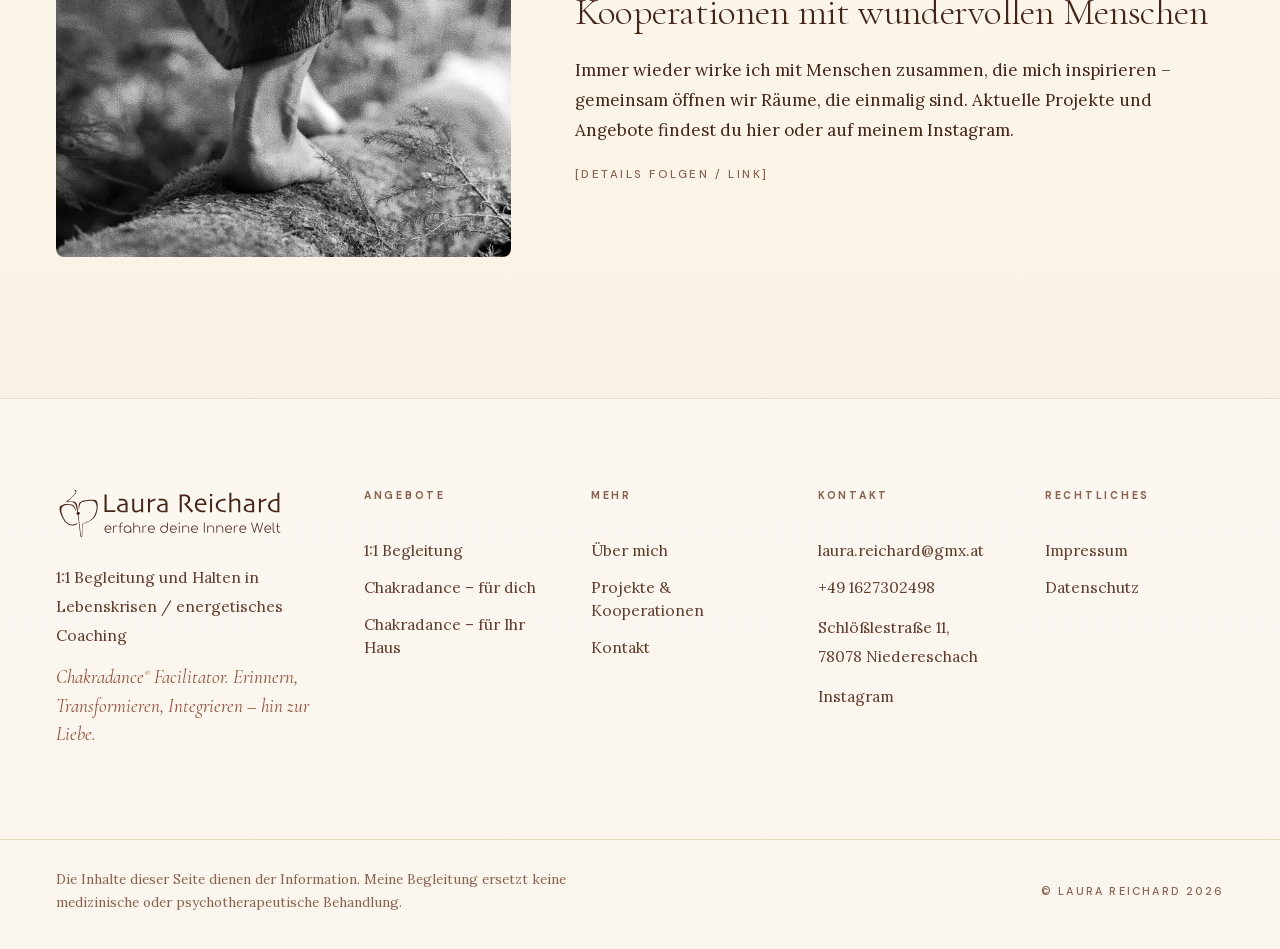
<file: projekte.html>
<!DOCTYPE html>
<html lang="de">
<head>
<meta charset="utf-8">
<meta name="viewport" content="width=device-width, initial-scale=1">
<title>Projekte & Kooperationen — Laura Reichard</title>
<meta name="description" content="Achtsamkeitstage auf dem Pferdehof, Kundalini Yoga und Coaching für Paare, weitere Kooperationen.">
<meta name="robots" content="index, follow">
<link rel="stylesheet" href="_ds/broadsheet-591e7df8-8041-4f2b-9beb-f8d668c3c9e7/styles.css">
<link rel="stylesheet" href="fonts.css">
<style>
html{scroll-behavior:smooth}
section[id]{scroll-margin-top:104px}
@media (max-width:900px){section[id]{scroll-margin-top:88px}}
@media (prefers-reduced-motion:reduce){html{scroll-behavior:auto}}
@media (max-width:900px){
  header{padding-left:22px !important;padding-right:22px !important}
  main section{padding-left:22px !important;padding-right:22px !important;grid-template-columns:1fr !important;gap:40px !important}
  main section [style*="grid-template-columns"]{grid-template-columns:1fr !important}
  main section [style*="grid-template-columns"][style*="minmax(150px"]{grid-template-columns:1fr 1fr !important}
  [data-panel]{margin-top:-64px !important;padding-left:16px !important;padding-right:16px !important}
  [data-panel] > div > div:first-child{min-height:240px !important}
  main section article{padding:30px 24px !important}
  footer > div{padding-left:22px !important;padding-right:22px !important;grid-template-columns:1fr !important;gap:38px !important}
  footer > div > div:last-child{padding-left:0 !important;padding-right:0 !important}
  footer [style*="justify-self:end"]{justify-self:start !important}
  main section [style*="max-width:340px"]{max-width:100% !important}
}
@media (max-width:520px){
  main section{padding-left:18px !important;padding-right:18px !important}
  main section article{padding:26px 20px !important}
}
:root{
  --color-bg:#FBF4E7; --color-text:#462518;
  --color-accent:#A8322A; --color-accent-2:#B77F71;
  --font-heading:"Cormorant Garamond", Georgia, serif;
  --font-body:"Lora", Georgia, serif;
}
html,body{margin:0;padding:0;background:#FFFFFF;color:#462518;font-family:"Lora",Georgia,serif;-webkit-font-smoothing:antialiased;}
a{color:#A8322A;text-decoration:none;}
a:hover{color:#8A2620;}
*:focus-visible{outline:2px solid #A8322A;outline-offset:3px;}
::selection{background:#E5CEC0;}
@keyframes lr-cue{0%,100%{transform:scaleY(.25);opacity:.5}50%{transform:scaleY(1);opacity:1}}
@keyframes lr-marquee{from{transform:translate3d(0,0,0)}to{transform:translate3d(-50%,0,0)}}
video{will-change:transform}
[data-grain-media]::after{content:"";position:absolute;inset:0;pointer-events:none;z-index:2;opacity:.62;mix-blend-mode:overlay;background-image:url("[data-uri]");background-size:150px 150px}
[data-grain]{position:fixed;inset:0;z-index:70;pointer-events:none;opacity:.42;mix-blend-mode:multiply;background-image:url("[data-uri]");background-size:180px 180px}
</style>
<style>
.nur-desktop,.nur-mobil{display:none}
@media (min-width:901px){.nur-desktop{display:contents}}
@media (max-width:900px){.nur-mobil{display:contents}}
#mobilmenue[hidden],[data-sub][hidden],[data-akkordeon][hidden]{display:none}
html{scroll-behavior:smooth}
@media (prefers-reduced-motion:reduce){html{scroll-behavior:auto}}
a[aria-current="page"]{color:#A8322A}
[data-hv="hv0"]:hover{opacity:.72 !important}
[data-hv="hv1"]:hover{background-size:100% 1px !important}
[data-hv="hv2"]:hover{background:#FBF5EA !important;color:#A8322A !important}
[data-hv="hv3"]:hover{background:#F2EAE7 !important;transform:translateY(-2px) !important}
[data-hv="hv4"]:hover{background:#E5CEC0 !important;transform:translateY(-8px) !important}
[data-hv="hv5"]:hover{background:#8A2620 !important;transform:translateY(-3px) !important}
[data-hv="hv6"]:hover{color:#A8322A !important}
[data-hv="hv7"]:hover{color:#8A2620 !important}
[data-hv="hv8"]:hover{opacity:.65 !important}
[data-hv="hv9"]:hover{background-size:100% 1px !important;color:#A8322A !important}
[data-hv="hv10"]:hover{background:#8A2620 !important;transform:translateY(-2px) !important}
</style>
</head>
<body>
<div style="background:linear-gradient(180deg,#FFFFFF 0%,#FFFDF9 26%,#FCF6EB 58%,#F6EDDC 100%);color:#462518;font-family:'Lora',Georgia,serif;min-height:100vh;overflow-x:hidden">

  

  <div data-progress="1" style="position:fixed;top:0;left:0;height:2px;width:0%;background:#A8322A;z-index:60"></div>
<div id="mobilmenue" data-menue hidden>
  <div style="position:fixed;inset:0;z-index:80;background:#FFFDF8;display:flex;flex-direction:column;padding:26px 32px 48px">
    <div style="display:flex;justify-content:flex-end">
      <button type="button" data-menu-toggle aria-label="Menü schließen" style="background:none;border:none;font-family:'DM Sans',sans-serif;font-weight:700;font-size:11.5px;letter-spacing:.22em;text-transform:uppercase;color:#462518;padding:12px 0;cursor:pointer">Schließen</button>
    </div>
    <nav style="margin:auto 0;display:flex;flex-direction:column;gap:20px">
      <a href="begleitung.html" style="font-family:'Cormorant Garamond',Georgia,serif;font-weight:300;font-size:clamp(28px,6vw,40px);line-height:1.1;color:#462518" data-hv="hv6">1:1 Begleitung</a>
      <div style="display:flex;flex-direction:column;gap:10px">
        <p style="margin:0;font-family:'Cormorant Garamond',Georgia,serif;font-weight:300;font-size:clamp(28px,6vw,40px);line-height:1.1;color:#462518">Chakradance</p>
        <a href="chakradance.html" style="font-family:'Cormorant Garamond',Georgia,serif;font-weight:300;font-size:clamp(24px,5vw,34px);line-height:1.1;color:#462518;padding-left:18px" data-hv="hv6">Für dich</a>
        <a href="chakradance-hotels.html" style="font-family:'Cormorant Garamond',Georgia,serif;font-weight:300;font-size:clamp(24px,5vw,34px);line-height:1.1;color:#462518;padding-left:18px" data-hv="hv6">Für Ihr Haus</a>
      </div>
      <a href="ueber-mich.html" style="font-family:'Cormorant Garamond',Georgia,serif;font-weight:300;font-size:clamp(28px,6vw,40px);line-height:1.1;color:#462518" data-hv="hv6">Über mich</a>
      <a aria-current="page" href="projekte.html" style="font-family:'Cormorant Garamond',Georgia,serif;font-weight:300;font-size:clamp(28px,6vw,40px);line-height:1.1;color:#462518" data-hv="hv6">Projekte</a>
      <a href="kontakt.html" style="font-family:'Cormorant Garamond',Georgia,serif;font-weight:300;font-size:clamp(28px,6vw,40px);line-height:1.1;color:#462518" data-hv="hv6">Kontakt</a>
    </nav>
  </div>
  </div>

  <header style="position:sticky;top:0;z-index:20;background:rgba(255,255,255,.88);backdrop-filter:blur(10px);border-bottom:1px solid #EFE3CD;display:flex;align-items:baseline;justify-content:space-between;gap:40px;padding:26px 56px;flex-wrap:wrap">
    <a href="index.html" aria-label="Laura Reichard – Startseite" style="display:block;width:186px;height:41px;background-color:#462518;-webkit-mask:url(logo.svg) no-repeat left center/contain;mask:url(logo.svg) no-repeat left center/contain;transition:opacity .3s ease" data-hv="hv8"></a>
    <div class="nur-desktop"><nav style="display:flex;align-items:center;gap:24px">
      <a href="begleitung.html" style="font-family:'DM Sans',sans-serif;font-weight:500;font-size:12px;letter-spacing:.2em;text-transform:uppercase;color:#633C2B;display:flex;align-items:center;min-height:44px;background-image:linear-gradient(#A8322A,#A8322A);background-repeat:no-repeat;background-position:0 calc(100% - 12px);background-size:0% 1px;transition:background-size .45s cubic-bezier(.2,.7,.2,1),color .3s ease" data-hv="hv9">1:1 Begleitung</a>
      <div style="position:relative;display:flex">
        <button type="button" data-sub-toggle style="font-family:'DM Sans',sans-serif;font-weight:500;font-size:12px;letter-spacing:.2em;text-transform:uppercase;color:#633C2B;background:none;border:none;padding:0;min-height:44px;display:flex;align-items:center;cursor:pointer;background-image:linear-gradient(#A8322A,#A8322A);background-repeat:no-repeat;background-position:0 calc(100% - 12px);background-size:0% 1px;transition:background-size .45s cubic-bezier(.2,.7,.2,1)" data-hv="hv1">Chakradance</button>
        <div class="untermenue" data-sub hidden>
        <div style="position:absolute;top:100%;left:0;min-width:230px;background:#FFFDF8;border:1px solid #F0E4CD;border-radius:8px;padding:8px;display:flex;flex-direction:column;z-index:40">
          <a href="chakradance.html" style="font-family:'DM Sans',sans-serif;font-weight:500;font-size:12px;letter-spacing:.2em;text-transform:uppercase;font-size:11.5px;letter-spacing:.16em;color:#462518;padding:14px 16px;border-radius:6px" data-hv="hv2">Für dich</a>
          <a href="chakradance-hotels.html" style="font-family:'DM Sans',sans-serif;font-weight:500;font-size:12px;letter-spacing:.2em;text-transform:uppercase;font-size:11.5px;letter-spacing:.16em;color:#462518;padding:14px 16px;border-radius:6px" data-hv="hv2">Für Ihr Haus</a>
        </div>
        </div>
      </div>
      <a href="ueber-mich.html" style="font-family:'DM Sans',sans-serif;font-weight:500;font-size:12px;letter-spacing:.2em;text-transform:uppercase;color:#633C2B;display:flex;align-items:center;min-height:44px;background-image:linear-gradient(#A8322A,#A8322A);background-repeat:no-repeat;background-position:0 calc(100% - 12px);background-size:0% 1px;transition:background-size .45s cubic-bezier(.2,.7,.2,1),color .3s ease" data-hv="hv9">Über mich</a>
      <a aria-current="page" href="projekte.html" style="font-family:'DM Sans',sans-serif;font-weight:500;font-size:12px;letter-spacing:.2em;text-transform:uppercase;color:#633C2B;display:flex;align-items:center;min-height:44px;background-image:linear-gradient(#A8322A,#A8322A);background-repeat:no-repeat;background-position:0 calc(100% - 12px);background-size:0% 1px;transition:background-size .45s cubic-bezier(.2,.7,.2,1),color .3s ease" data-hv="hv9">Projekte</a>
      <a href="kontakt.html" style="font-family:'DM Sans',sans-serif;font-weight:700;font-size:12px;letter-spacing:.16em;text-transform:uppercase;color:#FBF4E7;background:#A8322A;border-radius:300px;padding:0 24px;min-height:44px;display:flex;align-items:center;transition:background .35s ease,transform .35s cubic-bezier(.2,.7,.2,1)" data-hv="hv10">Kontakt</a>
    </nav></div>
    <div class="nur-mobil"><button type="button" data-menu-toggle aria-label="Menü öffnen" style="display:flex;flex-direction:column;justify-content:center;gap:7px;background:none;border:none;padding:10px 4px;min-height:44px;min-width:44px;cursor:pointer">
          <span style="display:block;width:28px;height:1.5px;background:#462518"></span>
          <span style="display:block;width:28px;height:1.5px;background:#462518"></span>
        </button></div>
  </header>
  

  <main data-screen-label="Weitere Projekte">
    <section id="projekte" style="padding:clamp(60px,7vw,110px) 32px 0;text-align:center">
      <p style="font-family:'DM Sans',sans-serif;font-weight:700;font-size:12px;letter-spacing:.3em;text-transform:uppercase;color:#A8322A;margin:0 0 24px">Projekte</p>
      <h1 style="font-family:'Cormorant Garamond',Georgia,serif;font-weight:300;font-size:clamp(36px,4.8vw,72px);line-height:1.08;margin:0 auto 40px;max-width:22ch">Weitere Projekte &amp; <span style="font-style:italic">Kooperationen</span></h1>
      <p style="margin:0 auto;font-size:18px;line-height:1.8;max-width:60ch">Neben meiner 1:1-Arbeit und Chakradance bin ich Teil einiger Projekte, die mir am Herzen liegen – oft in Zusammenarbeit mit Menschen, die ähnlich denken und fühlen wie ich.</p>
    </section>

    <section style="padding:clamp(80px,9vw,130px) 56px 0;max-width:1320px;margin:0 auto;display:flex;flex-direction:column;gap:clamp(70px,8vw,110px)">
      <article style="display:grid;grid-template-columns:minmax(240px,.7fr) minmax(300px,1fr);gap:64px;align-items:center">
        <div data-grain-media="1" style="position:relative;width:100%;aspect-ratio:4/3;border-radius:8px;overflow:hidden;background:#E5CEC0">
          <img src="bilder/lr-proj-pferde.webp" alt="Pferde auf einer Sommerwiese unter Obstbäumen" loading="lazy" decoding="async" style="display:block;width:100%;height:100%;object-fit:cover">
        </div>
        <div>
          <h2 style="font-family:'Cormorant Garamond',Georgia,serif;font-weight:300;font-size:clamp(28px,3vw,40px);line-height:1.18;margin:0 0 20px">Achtsamkeitstage auf dem Pferdehof</h2>
          <p style="margin:0 0 20px;font-size:17px;line-height:1.78;max-width:56ch">Gemeinsam mit einer Freundin biete ich auf der Kunterbunten Ponywelt Achtsamkeitstage für Frauen an. In den frühen Morgenstunden gehen wir in die Pferdeherde, arbeiten mit der Energie von Pferd und Mensch, und schließen den Tag in einem Frauenkreis ab.</p>
          <p style="margin:0;font-family:'DM Sans',sans-serif;font-weight:500;font-size:11.5px;letter-spacing:.22em;text-transform:uppercase;color:#8B614F">[Termine/Kontakt]</p>
        </div>
      </article>

      <article style="display:grid;grid-template-columns:minmax(300px,1fr) minmax(240px,.7fr);gap:64px;align-items:center">
        <div>
          <h2 style="font-family:'Cormorant Garamond',Georgia,serif;font-weight:300;font-size:clamp(28px,3vw,40px);line-height:1.18;margin:0 0 20px">Kundalini Yoga &amp; Coaching für Paare</h2>
          <p style="margin:0 0 20px;font-size:17px;line-height:1.78;max-width:56ch">In Zusammenarbeit mit meinem Mann, Kundalini-Yoga-Lehrer, entsteht ein gemeinsames Format für Paare, die ihre Beziehung vertiefen möchten – durch Bewegung, Achtsamkeit und Coaching.</p>
          <p style="margin:0;font-family:'Cormorant Garamond',Georgia,serif;font-style:italic;font-size:20px;color:#964F39">In Planung – mehr Informationen folgen in Kürze.</p>
        </div>
        <div data-grain-media="1" style="position:relative;width:100%;aspect-ratio:4/3;border-radius:8px;overflow:hidden;background:#E5CEC0">
          <img src="bilder/lr-proj-paare.webp" alt="Zwei ineinandergelegte Hände auf hellem Stoff" loading="lazy" decoding="async" style="display:block;width:100%;height:100%;object-fit:cover">
        </div>
      </article>

      <article style="display:grid;grid-template-columns:minmax(240px,.7fr) minmax(300px,1fr);gap:64px;align-items:center">
        <div data-grain-media="1" style="position:relative;width:100%;aspect-ratio:4/3;border-radius:8px;overflow:hidden;background:#E5CEC0">
          <img src="bilder/lr-proj-koop.webp" alt="Barfüßige Person balanciert über einen bemoosten Baumstamm im Wald" loading="lazy" decoding="async" style="display:block;width:100%;height:100%;object-fit:cover">
        </div>
        <div>
          <h2 style="font-family:'Cormorant Garamond',Georgia,serif;font-weight:300;font-size:clamp(28px,3vw,40px);line-height:1.18;margin:0 0 20px">Kooperationen mit wundervollen Menschen</h2>
          <p style="margin:0 0 20px;font-size:17px;line-height:1.78;max-width:56ch">Immer wieder wirke ich mit Menschen zusammen, die mich inspirieren – gemeinsam öffnen wir Räume, die einmalig sind. Aktuelle Projekte und Angebote findest du hier oder auf meinem Instagram.</p>
          <p style="margin:0;font-family:'DM Sans',sans-serif;font-weight:500;font-size:11.5px;letter-spacing:.22em;text-transform:uppercase;color:#8B614F">[Details folgen / Link]</p>
        </div>
      </article>
    </section>
  </main>
  


  <footer style="margin-top:clamp(100px,11vw,170px);background:rgba(255,255,255,.5);border-top:1px solid #E7DAC1">
    <div style="max-width:1320px;margin:0 auto;padding:clamp(64px,7vw,100px) 56px;display:grid;grid-template-columns:minmax(260px,1.4fr) repeat(auto-fit,minmax(160px,1fr));gap:56px 48px;align-items:start">
      <div>
        <div style="width:230px;height:51px;margin:0 0 24px;background-color:#462518;-webkit-mask:url(logo.svg) no-repeat left center/contain;mask:url(logo.svg) no-repeat left center/contain"></div>
        <p style="margin:0;font-size:15.5px;line-height:1.85;color:#633C2B;max-width:40ch">1:1 Begleitung und Halten in Lebenskrisen / energetisches Coaching</p>
        <p style="margin:14px 0 0;font-family:'Cormorant Garamond',Georgia,serif;font-style:italic;font-size:19px;line-height:1.5;color:#964F39;max-width:40ch">Chakradance<span style="font-size:.42em;vertical-align:super;letter-spacing:0">®</span> Facilitator. Erinnern, Transformieren, Integrieren – hin zur Liebe.</p>
      </div>
      <nav style="display:flex;flex-direction:column;gap:14px">
        <p style="font-family:'DM Sans',sans-serif;font-weight:700;font-size:10.5px;letter-spacing:.26em;text-transform:uppercase;color:#8B614F;margin:0 0 20px">Angebote</p>
        <a href="begleitung.html" style="font-size:15.5px;color:#633C2B;line-height:1.5">1:1 Begleitung</a>
        <a href="chakradance.html" style="font-size:15.5px;color:#633C2B;line-height:1.5">Chakradance – für dich</a>
        <a href="chakradance-hotels.html" style="font-size:15.5px;color:#633C2B;line-height:1.5">Chakradance – für Ihr Haus</a>
      </nav>
      <nav style="display:flex;flex-direction:column;gap:14px">
        <p style="font-family:'DM Sans',sans-serif;font-weight:700;font-size:10.5px;letter-spacing:.26em;text-transform:uppercase;color:#8B614F;margin:0 0 20px">Mehr</p>
        <a href="ueber-mich.html" style="font-size:15.5px;color:#633C2B;line-height:1.5">Über mich</a>
        <a aria-current="page" href="projekte.html" style="font-size:15.5px;color:#633C2B;line-height:1.5">Projekte &amp; Kooperationen</a>
        <a href="kontakt.html" style="font-size:15.5px;color:#633C2B;line-height:1.5">Kontakt</a>
      </nav>
      <div style="display:flex;flex-direction:column;gap:14px">
        <p style="font-family:'DM Sans',sans-serif;font-weight:700;font-size:10.5px;letter-spacing:.26em;text-transform:uppercase;color:#8B614F;margin:0 0 20px">Kontakt</p>
        <a href="mailto:laura.reichard@gmx.at" style="font-size:15.5px;color:#633C2B;line-height:1.5">laura.reichard@gmx.at</a>
        <a href="tel:+491627302498" style="font-size:15.5px;color:#633C2B;line-height:1.5">+49 1627302498</a>
        <p style="margin:0;font-size:15.5px;line-height:1.85;color:#633C2B">Schlößlestraße 11,<br>78078 Niedereschach</p>
        <a href="https://www.instagram.com/laurareichardcoach/" target="_blank" rel="noopener" style="font-size:15.5px;color:#633C2B;line-height:1.5">Instagram</a>
      </div>
      <nav style="display:flex;flex-direction:column;gap:14px">
        <p style="font-family:'DM Sans',sans-serif;font-weight:700;font-size:10.5px;letter-spacing:.26em;text-transform:uppercase;color:#8B614F;margin:0 0 20px">Rechtliches</p>
        <a href="impressum.html" style="font-size:15.5px;color:#633C2B;line-height:1.5">Impressum</a>
        <a href="datenschutz.html" style="font-size:15.5px;color:#633C2B;line-height:1.5">Datenschutz</a>
      </nav>
    </div>
    <div style="border-top:1px solid #E7DAC1">
      <div style="max-width:1320px;margin:0 auto;padding:28px 56px 34px;display:grid;grid-template-columns:repeat(auto-fit,minmax(280px,1fr));gap:20px 40px;align-items:center">
        <p style="margin:0;font-size:13.5px;line-height:1.75;color:#8B614F;max-width:70ch">Die Inhalte dieser Seite dienen der Information. Meine Begleitung ersetzt keine medizinische oder psychotherapeutische Behandlung.</p>
        <p style="margin:0;font-family:'DM Sans',sans-serif;font-weight:500;font-size:11px;letter-spacing:.2em;text-transform:uppercase;color:#8B614F;justify-self:end">© Laura Reichard 2026</p>
      </div>
    </div>
  </footer>

</div>



<script>
(function(){
  function um(el,attr){ if(el) el.hidden = !el.hidden; }
  document.addEventListener('click', function(e){
    var t = e.target.closest('[data-menu-toggle],[data-sub-toggle],[data-akkordeon-toggle]');
    if(!t) return;
    if(t.hasAttribute('data-menu-toggle')){ um(document.getElementById('mobilmenue')); return; }
    if(t.hasAttribute('data-sub-toggle')){
      var w = t.closest('nav,div') || document;
      um(w.querySelector('[data-sub]') || document.querySelector('[data-sub]')); return;
    }
    var n = t.getAttribute('data-akkordeon-toggle');
    var ziel = document.querySelector('[data-akkordeon="'+n+'"]');
    um(ziel);
    if (ziel) t.textContent = ziel.hidden ? 'Mehr Details' : 'Details schließen';
  });
})();

// Fortschrittsbalken und Parallax
(function () {
  var sparsam = window.matchMedia('(prefers-reduced-motion: reduce)').matches;

  var balken = document.querySelector('[data-progress]');

  var video = document.querySelector('[data-parallax]');
  var huelle = null, grundTransform = '';
  if (video && !sparsam) {
    grundTransform = (String(video.style.transform).match(/scale\([^)]*\)/) || [''])[0];
    huelle = video.offsetParent || video.parentElement;
    video.style.willChange = 'transform';
  }

  var geplant = false;
  function zeichnen() {
    geplant = false;

    if (balken) {
      var strecke = document.documentElement.scrollHeight - window.innerHeight;
      var anteil = strecke > 0 ? Math.min(1, Math.max(0, window.scrollY / strecke)) : 0;
      balken.style.width = (anteil * 100).toFixed(2) + '%';
    }

    if (video && huelle) {
      var r = huelle.getBoundingClientRect();
      if (r.bottom > 0 && r.top < window.innerHeight) {
        var spielraum = Math.min(32, r.height * 0.03);   // bleibt im Ueberstand aus scale(1.08)
        var lauf = Math.max(0, Math.min(1, -r.top / window.innerHeight));
        video.style.transform = 'translate3d(0,' + (lauf * spielraum).toFixed(1) + 'px,0) ' + grundTransform;
      }
    }
  }
  function anstossen() { if (!geplant) { geplant = true; requestAnimationFrame(zeichnen); } }

  addEventListener('scroll', anstossen, { passive: true });
  addEventListener('resize', anstossen);
  zeichnen();
})();
</script>

</body>
</html>
</file>
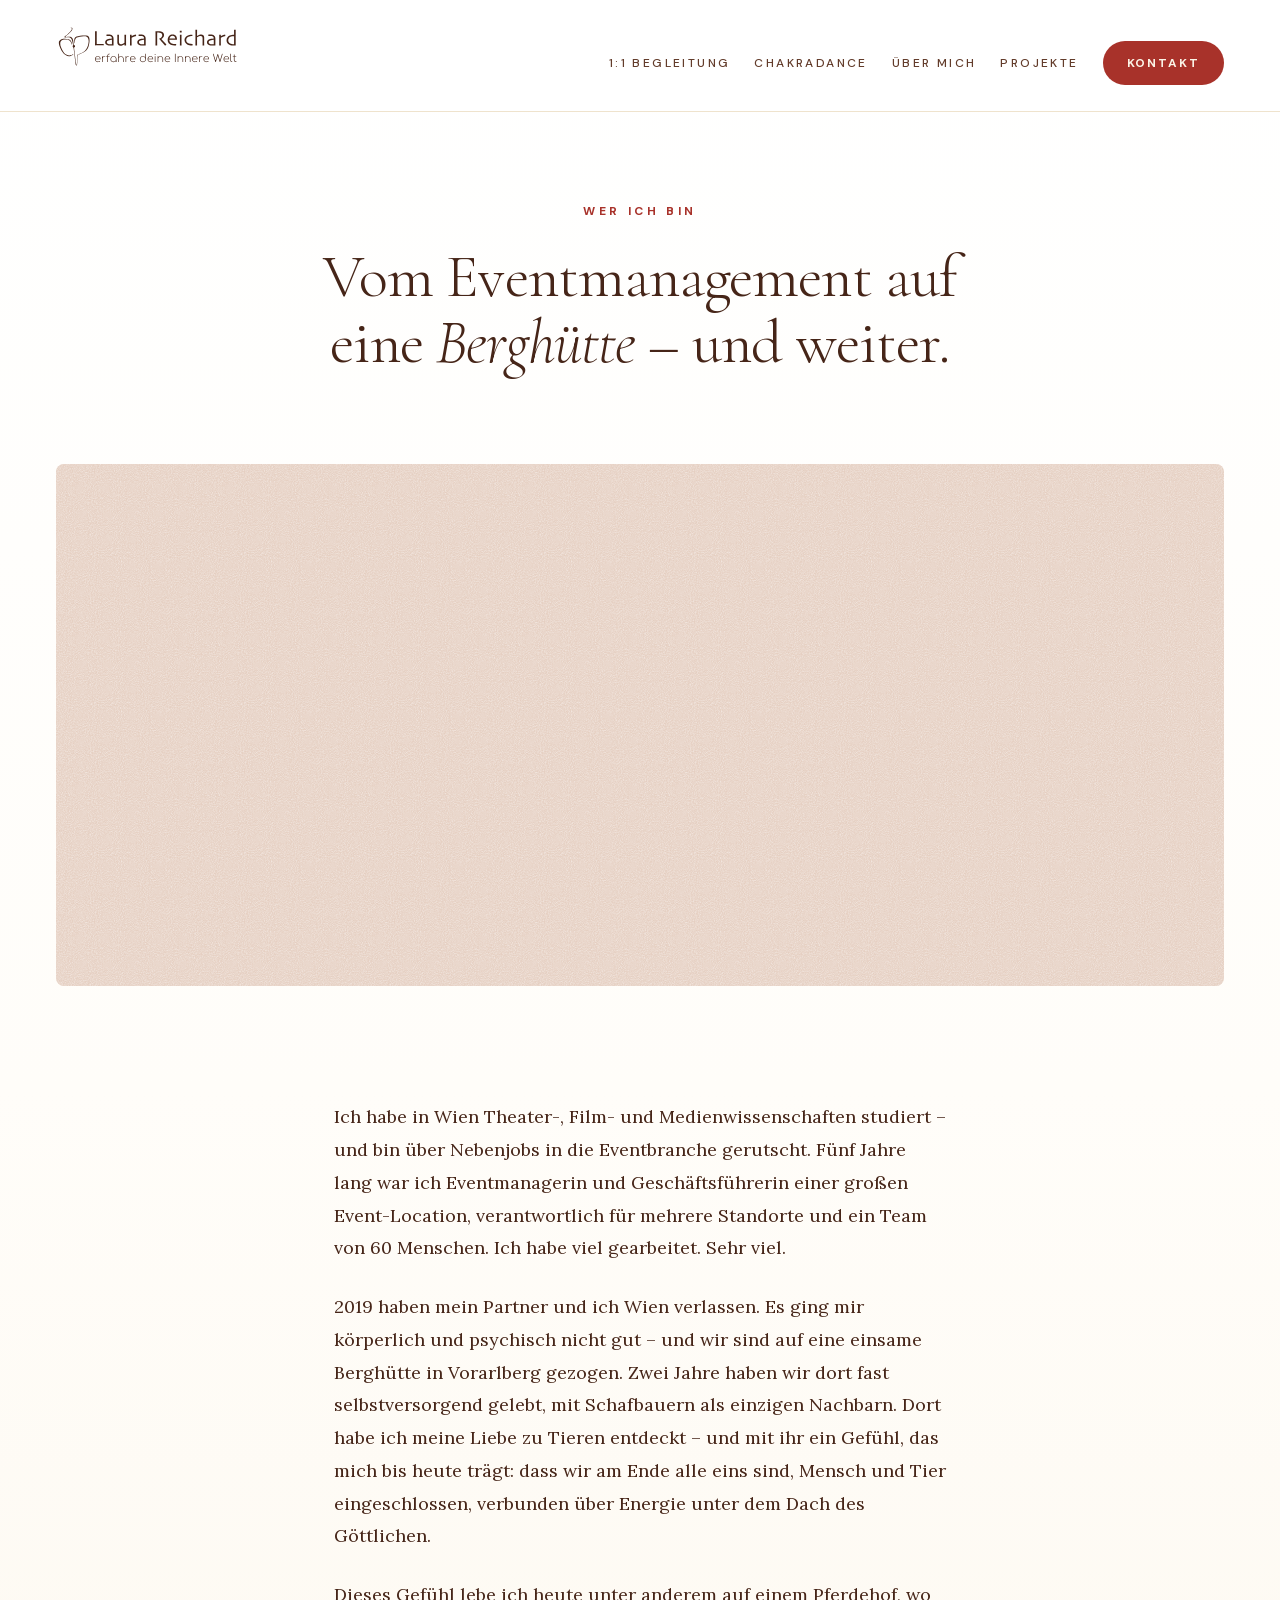
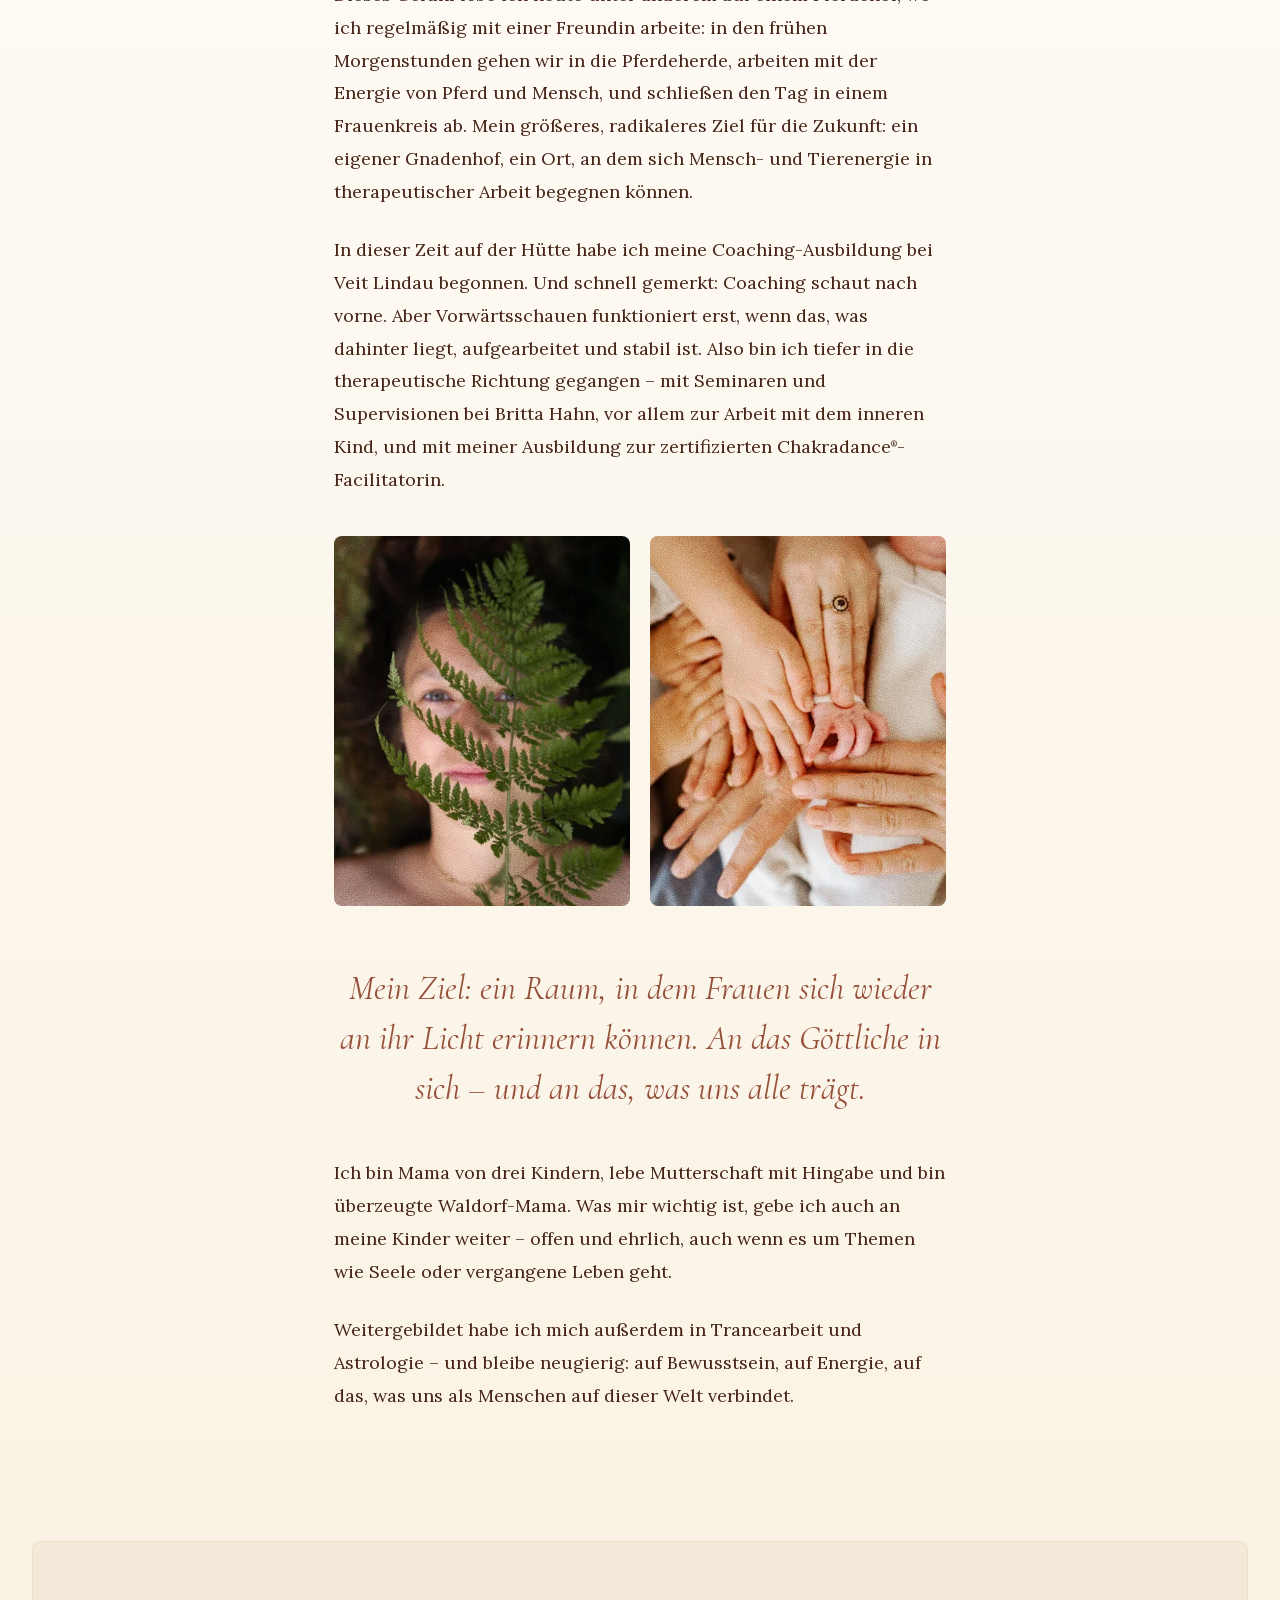
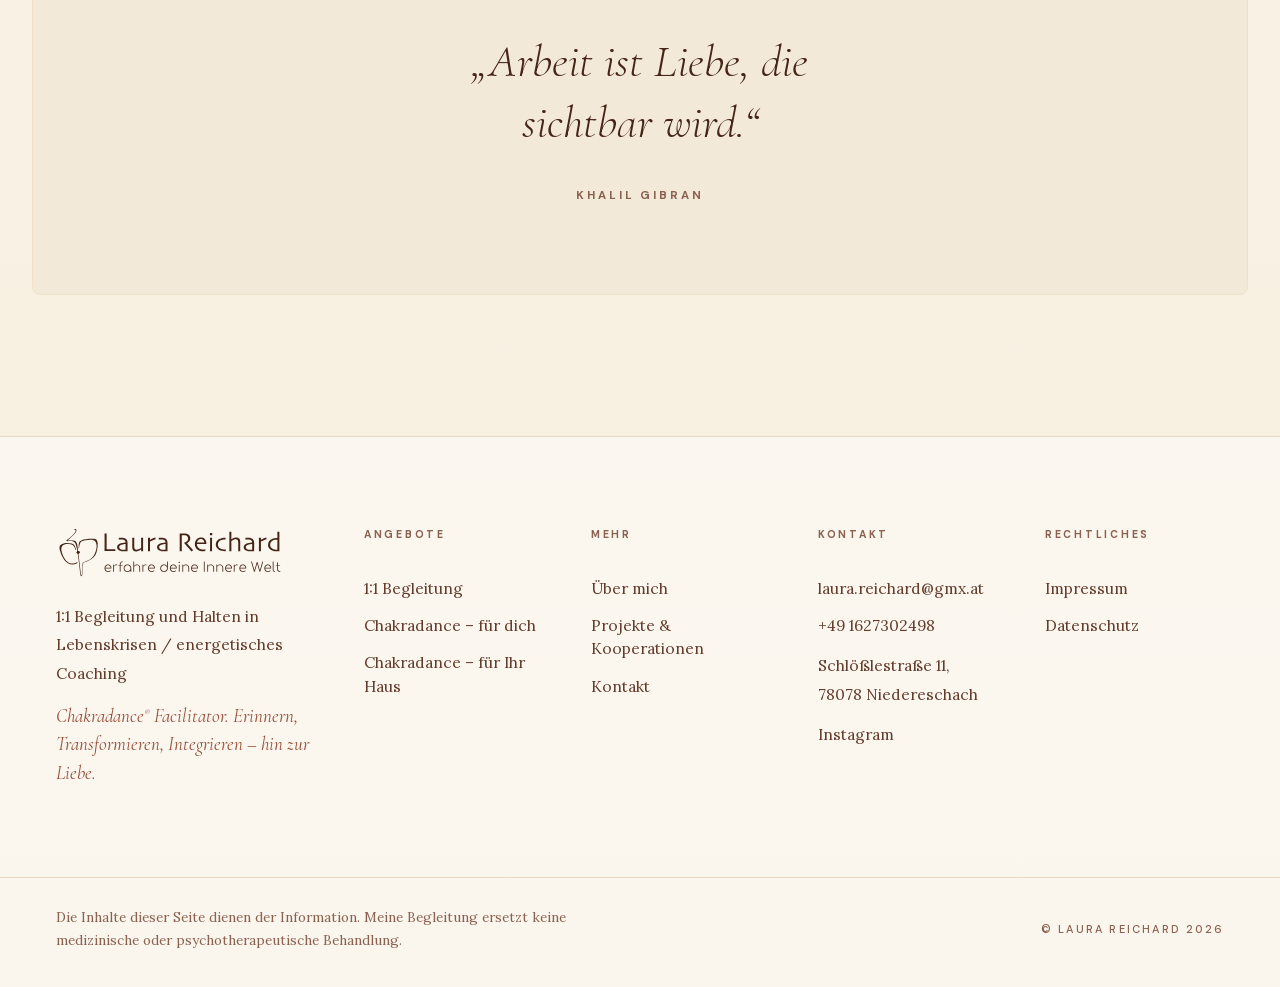
<file: ueber-mich.html>
<!DOCTYPE html>
<html lang="de">
<head>
<meta charset="utf-8">
<meta name="viewport" content="width=device-width, initial-scale=1">
<title>Über mich — Laura Reichard</title>
<meta name="description" content="Vom Eventmanagement auf eine Berghütte und weiter: mein Weg zur Begleitung von Frauen.">
<meta name="robots" content="index, follow">
<link rel="stylesheet" href="_ds/broadsheet-591e7df8-8041-4f2b-9beb-f8d668c3c9e7/styles.css">
<link rel="stylesheet" href="fonts.css">
<style>
html{scroll-behavior:smooth}
section[id]{scroll-margin-top:104px}
@media (max-width:900px){section[id]{scroll-margin-top:88px}}
@media (prefers-reduced-motion:reduce){html{scroll-behavior:auto}}
@media (max-width:900px){
  header{padding-left:22px !important;padding-right:22px !important}
  main section{padding-left:22px !important;padding-right:22px !important;grid-template-columns:1fr !important;gap:40px !important}
  main section [style*="grid-template-columns"]{grid-template-columns:1fr !important}
  main section [style*="grid-template-columns"][style*="minmax(150px"]{grid-template-columns:1fr 1fr !important}
  [data-panel]{margin-top:-64px !important;padding-left:16px !important;padding-right:16px !important}
  [data-panel] > div > div:first-child{min-height:240px !important}
  main section article{padding:30px 24px !important}
  footer > div{padding-left:22px !important;padding-right:22px !important;grid-template-columns:1fr !important;gap:38px !important}
  footer > div > div:last-child{padding-left:0 !important;padding-right:0 !important}
  footer [style*="justify-self:end"]{justify-self:start !important}
  main section [style*="max-width:340px"]{max-width:100% !important}
}
@media (max-width:520px){
  main section{padding-left:18px !important;padding-right:18px !important}
  main section article{padding:26px 20px !important}
}
:root{
  --color-bg:#FBF4E7; --color-text:#462518;
  --color-accent:#A8322A; --color-accent-2:#B77F71;
  --font-heading:"Cormorant Garamond", Georgia, serif;
  --font-body:"Lora", Georgia, serif;
}
html,body{margin:0;padding:0;background:#FFFFFF;color:#462518;font-family:"Lora",Georgia,serif;-webkit-font-smoothing:antialiased;}
a{color:#A8322A;text-decoration:none;}
a:hover{color:#8A2620;}
*:focus-visible{outline:2px solid #A8322A;outline-offset:3px;}
::selection{background:#E5CEC0;}
@keyframes lr-cue{0%,100%{transform:scaleY(.25);opacity:.5}50%{transform:scaleY(1);opacity:1}}
@keyframes lr-marquee{from{transform:translate3d(0,0,0)}to{transform:translate3d(-50%,0,0)}}
video{will-change:transform}
[data-grain-media]::after{content:"";position:absolute;inset:0;pointer-events:none;z-index:2;opacity:.62;mix-blend-mode:overlay;background-image:url("[data-uri]");background-size:150px 150px}
[data-grain]{position:fixed;inset:0;z-index:70;pointer-events:none;opacity:.42;mix-blend-mode:multiply;background-image:url("[data-uri]");background-size:180px 180px}
</style>
<style>
.nur-desktop,.nur-mobil{display:none}
@media (min-width:901px){.nur-desktop{display:contents}}
@media (max-width:900px){.nur-mobil{display:contents}}
#mobilmenue[hidden],[data-sub][hidden],[data-akkordeon][hidden]{display:none}
html{scroll-behavior:smooth}
@media (prefers-reduced-motion:reduce){html{scroll-behavior:auto}}
a[aria-current="page"]{color:#A8322A}
[data-hv="hv0"]:hover{opacity:.72 !important}
[data-hv="hv1"]:hover{background-size:100% 1px !important}
[data-hv="hv2"]:hover{background:#FBF5EA !important;color:#A8322A !important}
[data-hv="hv3"]:hover{background:#F2EAE7 !important;transform:translateY(-2px) !important}
[data-hv="hv4"]:hover{background:#E5CEC0 !important;transform:translateY(-8px) !important}
[data-hv="hv5"]:hover{background:#8A2620 !important;transform:translateY(-3px) !important}
[data-hv="hv6"]:hover{color:#A8322A !important}
[data-hv="hv7"]:hover{color:#8A2620 !important}
[data-hv="hv8"]:hover{opacity:.65 !important}
[data-hv="hv9"]:hover{background-size:100% 1px !important;color:#A8322A !important}
[data-hv="hv10"]:hover{background:#8A2620 !important;transform:translateY(-2px) !important}
</style>
</head>
<body>
<div style="background:linear-gradient(180deg,#FFFFFF 0%,#FFFDF9 26%,#FCF6EB 58%,#F6EDDC 100%);color:#462518;font-family:'Lora',Georgia,serif;min-height:100vh;overflow-x:hidden">

  

  <div data-progress="1" style="position:fixed;top:0;left:0;height:2px;width:0%;background:#A8322A;z-index:60"></div>
<div id="mobilmenue" data-menue hidden>
  <div style="position:fixed;inset:0;z-index:80;background:#FFFDF8;display:flex;flex-direction:column;padding:26px 32px 48px">
    <div style="display:flex;justify-content:flex-end">
      <button type="button" data-menu-toggle aria-label="Menü schließen" style="background:none;border:none;font-family:'DM Sans',sans-serif;font-weight:700;font-size:11.5px;letter-spacing:.22em;text-transform:uppercase;color:#462518;padding:12px 0;cursor:pointer">Schließen</button>
    </div>
    <nav style="margin:auto 0;display:flex;flex-direction:column;gap:20px">
      <a href="begleitung.html" style="font-family:'Cormorant Garamond',Georgia,serif;font-weight:300;font-size:clamp(28px,6vw,40px);line-height:1.1;color:#462518" data-hv="hv6">1:1 Begleitung</a>
      <div style="display:flex;flex-direction:column;gap:10px">
        <p style="margin:0;font-family:'Cormorant Garamond',Georgia,serif;font-weight:300;font-size:clamp(28px,6vw,40px);line-height:1.1;color:#462518">Chakradance</p>
        <a href="chakradance.html" style="font-family:'Cormorant Garamond',Georgia,serif;font-weight:300;font-size:clamp(24px,5vw,34px);line-height:1.1;color:#462518;padding-left:18px" data-hv="hv6">Für dich</a>
        <a href="chakradance-hotels.html" style="font-family:'Cormorant Garamond',Georgia,serif;font-weight:300;font-size:clamp(24px,5vw,34px);line-height:1.1;color:#462518;padding-left:18px" data-hv="hv6">Für Ihr Haus</a>
      </div>
      <a aria-current="page" href="ueber-mich.html" style="font-family:'Cormorant Garamond',Georgia,serif;font-weight:300;font-size:clamp(28px,6vw,40px);line-height:1.1;color:#462518" data-hv="hv6">Über mich</a>
      <a href="projekte.html" style="font-family:'Cormorant Garamond',Georgia,serif;font-weight:300;font-size:clamp(28px,6vw,40px);line-height:1.1;color:#462518" data-hv="hv6">Projekte</a>
      <a href="kontakt.html" style="font-family:'Cormorant Garamond',Georgia,serif;font-weight:300;font-size:clamp(28px,6vw,40px);line-height:1.1;color:#462518" data-hv="hv6">Kontakt</a>
    </nav>
  </div>
  </div>

  <header style="position:sticky;top:0;z-index:20;background:rgba(255,255,255,.88);backdrop-filter:blur(10px);border-bottom:1px solid #EFE3CD;display:flex;align-items:baseline;justify-content:space-between;gap:40px;padding:26px 56px;flex-wrap:wrap">
    <a href="index.html" aria-label="Laura Reichard – Startseite" style="display:block;width:186px;height:41px;background-color:#462518;-webkit-mask:url(logo.svg) no-repeat left center/contain;mask:url(logo.svg) no-repeat left center/contain;transition:opacity .3s ease" data-hv="hv8"></a>
    <div class="nur-desktop"><nav style="display:flex;align-items:center;gap:24px">
      <a href="begleitung.html" style="font-family:'DM Sans',sans-serif;font-weight:500;font-size:12px;letter-spacing:.2em;text-transform:uppercase;color:#633C2B;display:flex;align-items:center;min-height:44px;background-image:linear-gradient(#A8322A,#A8322A);background-repeat:no-repeat;background-position:0 calc(100% - 12px);background-size:0% 1px;transition:background-size .45s cubic-bezier(.2,.7,.2,1),color .3s ease" data-hv="hv9">1:1 Begleitung</a>
      <div style="position:relative;display:flex">
        <button type="button" data-sub-toggle style="font-family:'DM Sans',sans-serif;font-weight:500;font-size:12px;letter-spacing:.2em;text-transform:uppercase;color:#633C2B;background:none;border:none;padding:0;min-height:44px;display:flex;align-items:center;cursor:pointer;background-image:linear-gradient(#A8322A,#A8322A);background-repeat:no-repeat;background-position:0 calc(100% - 12px);background-size:0% 1px;transition:background-size .45s cubic-bezier(.2,.7,.2,1)" data-hv="hv1">Chakradance</button>
        <div class="untermenue" data-sub hidden>
        <div style="position:absolute;top:100%;left:0;min-width:230px;background:#FFFDF8;border:1px solid #F0E4CD;border-radius:8px;padding:8px;display:flex;flex-direction:column;z-index:40">
          <a href="chakradance.html" style="font-family:'DM Sans',sans-serif;font-weight:500;font-size:12px;letter-spacing:.2em;text-transform:uppercase;font-size:11.5px;letter-spacing:.16em;color:#462518;padding:14px 16px;border-radius:6px" data-hv="hv2">Für dich</a>
          <a href="chakradance-hotels.html" style="font-family:'DM Sans',sans-serif;font-weight:500;font-size:12px;letter-spacing:.2em;text-transform:uppercase;font-size:11.5px;letter-spacing:.16em;color:#462518;padding:14px 16px;border-radius:6px" data-hv="hv2">Für Ihr Haus</a>
        </div>
        </div>
      </div>
      <a aria-current="page" href="ueber-mich.html" style="font-family:'DM Sans',sans-serif;font-weight:500;font-size:12px;letter-spacing:.2em;text-transform:uppercase;color:#633C2B;display:flex;align-items:center;min-height:44px;background-image:linear-gradient(#A8322A,#A8322A);background-repeat:no-repeat;background-position:0 calc(100% - 12px);background-size:0% 1px;transition:background-size .45s cubic-bezier(.2,.7,.2,1),color .3s ease" data-hv="hv9">Über mich</a>
      <a href="projekte.html" style="font-family:'DM Sans',sans-serif;font-weight:500;font-size:12px;letter-spacing:.2em;text-transform:uppercase;color:#633C2B;display:flex;align-items:center;min-height:44px;background-image:linear-gradient(#A8322A,#A8322A);background-repeat:no-repeat;background-position:0 calc(100% - 12px);background-size:0% 1px;transition:background-size .45s cubic-bezier(.2,.7,.2,1),color .3s ease" data-hv="hv9">Projekte</a>
      <a href="kontakt.html" style="font-family:'DM Sans',sans-serif;font-weight:700;font-size:12px;letter-spacing:.16em;text-transform:uppercase;color:#FBF4E7;background:#A8322A;border-radius:300px;padding:0 24px;min-height:44px;display:flex;align-items:center;transition:background .35s ease,transform .35s cubic-bezier(.2,.7,.2,1)" data-hv="hv10">Kontakt</a>
    </nav></div>
    <div class="nur-mobil"><button type="button" data-menu-toggle aria-label="Menü öffnen" style="display:flex;flex-direction:column;justify-content:center;gap:7px;background:none;border:none;padding:10px 4px;min-height:44px;min-width:44px;cursor:pointer">
          <span style="display:block;width:28px;height:1.5px;background:#462518"></span>
          <span style="display:block;width:28px;height:1.5px;background:#462518"></span>
        </button></div>
  </header>
  

  <main data-screen-label="Über mich">
    <section id="ueber-mich" style="padding:clamp(60px,7vw,110px) 32px 0;text-align:center">
      <p style="font-family:'DM Sans',sans-serif;font-weight:700;font-size:12px;letter-spacing:.3em;text-transform:uppercase;color:#A8322A;margin:0 0 24px">Wer ich bin</p>
      <h1 style="font-family:'Cormorant Garamond',Georgia,serif;font-weight:300;font-size:clamp(36px,4.8vw,74px);line-height:1.06;margin:0 auto;max-width:22ch">Vom Eventmanagement auf eine <span style="font-style:italic">Berghütte</span> – und weiter.</h1>
    </section>

    <section style="padding:clamp(60px,7vw,100px) 56px 0;max-width:1320px;margin:0 auto">
      <div data-grain-media="1" style="position:relative;width:100%;height:min(58vh,540px);border-radius:8px;overflow:hidden;background:#E5CEC0">
        <video src="video-huette.mp4" autoplay muted loop playsinline style="position:absolute;inset:0;width:100%;height:100%;object-fit:cover;display:block"></video>
      </div>
    </section>

    <section style="padding:clamp(80px,9vw,140px) 32px 0">
      <div style="display:flex;flex-direction:column;gap:26px;max-width:68ch;margin:0 auto">
        <p style="margin:0;font-size:18px;line-height:1.82">Ich habe in Wien Theater-, Film- und Medienwissenschaften studiert – und bin über Nebenjobs in die Eventbranche gerutscht. Fünf Jahre lang war ich Eventmanagerin und Geschäftsführerin einer großen Event-Location, verantwortlich für mehrere Standorte und ein Team von 60 Menschen. Ich habe viel gearbeitet. Sehr viel.</p>
        <p style="margin:0;font-size:18px;line-height:1.82">2019 haben mein Partner und ich Wien verlassen. Es ging mir körperlich und psychisch nicht gut – und wir sind auf eine einsame Berghütte in Vorarlberg gezogen. Zwei Jahre haben wir dort fast selbstversorgend gelebt, mit Schafbauern als einzigen Nachbarn. Dort habe ich meine Liebe zu Tieren entdeckt – und mit ihr ein Gefühl, das mich bis heute trägt: dass wir am Ende alle eins sind, Mensch und Tier eingeschlossen, verbunden über Energie unter dem Dach des Göttlichen.</p>
        <p style="margin:0;font-size:18px;line-height:1.82">Dieses Gefühl lebe ich heute unter anderem auf einem Pferdehof, wo ich regelmäßig mit einer Freundin arbeite: in den frühen Morgenstunden gehen wir in die Pferdeherde, arbeiten mit der Energie von Pferd und Mensch, und schließen den Tag in einem Frauenkreis ab. Mein größeres, radikaleres Ziel für die Zukunft: ein eigener Gnadenhof, ein Ort, an dem sich Mensch- und Tierenergie in therapeutischer Arbeit begegnen können.</p>
        <p style="margin:0;font-size:18px;line-height:1.82">In dieser Zeit auf der Hütte habe ich meine Coaching-Ausbildung bei Veit Lindau begonnen. Und schnell gemerkt: Coaching schaut nach vorne. Aber Vorwärtsschauen funktioniert erst, wenn das, was dahinter liegt, aufgearbeitet und stabil ist. Also bin ich tiefer in die therapeutische Richtung gegangen – mit Seminaren und Supervisionen bei Britta Hahn, vor allem zur Arbeit mit dem inneren Kind, und mit meiner Ausbildung zur zertifizierten Chakradance<span style="font-size:.42em;vertical-align:super;letter-spacing:0">®</span>-Facilitatorin.</p>
        <div style="display:grid;grid-template-columns:repeat(auto-fit,minmax(220px,1fr));gap:20px;margin:14px 0">
          <div data-grain-media="1" style="position:relative;width:100%;aspect-ratio:4/5;border-radius:8px;overflow:hidden;background:#E5CEC0">
            <img src="bilder/lr-about-2a.webp" alt="Gesicht einer Frau, halb verdeckt von einem Farnwedel" loading="lazy" decoding="async" style="display:block;width:100%;height:100%;object-fit:cover">
          </div>
          <div data-grain-media="1" style="position:relative;width:100%;aspect-ratio:4/5;border-radius:8px;overflow:hidden;background:#E5CEC0">
            <img src="bilder/lr-about-2b.webp" alt="Hände von Erwachsenen und Kindern übereinandergelegt" loading="lazy" decoding="async" style="display:block;width:100%;height:100%;object-fit:cover">
          </div>
        </div>
        <p style="margin:18px 0;font-family:'Cormorant Garamond',Georgia,serif;font-style:italic;font-weight:400;font-size:clamp(26px,2.8vw,34px);line-height:1.46;color:#964F39;text-align:center">Mein Ziel: ein Raum, in dem Frauen sich wieder an ihr Licht erinnern können. An das Göttliche in sich – und an das, was uns alle trägt.</p>
        <p style="margin:0;font-size:18px;line-height:1.82">Ich bin Mama von drei Kindern, lebe Mutterschaft mit Hingabe und bin überzeugte Waldorf-Mama. Was mir wichtig ist, gebe ich auch an meine Kinder weiter – offen und ehrlich, auch wenn es um Themen wie Seele oder vergangene Leben geht.</p>
        <p style="margin:0;font-size:18px;line-height:1.82">Weitergebildet habe ich mich außerdem in Trancearbeit und Astrologie – und bleibe neugierig: auf Bewusstsein, auf Energie, auf das, was uns als Menschen auf dieser Welt verbindet.</p>
      </div>
    </section>

    <section style="margin-top:clamp(90px,10vw,150px);padding:0 32px">
      <div style="max-width:1240px;margin:0 auto;background:#F3E9D8;border:1px solid #EFE0C8;border-radius:8px;padding:clamp(56px,7vw,110px) clamp(28px,5vw,72px);text-align:center">
      <blockquote style="margin:0 auto;max-width:22ch;font-family:'Cormorant Garamond',Georgia,serif;font-style:italic;font-weight:300;font-size:clamp(28px,3.6vw,50px);line-height:1.32;color:#462518">„Arbeit ist Liebe, die sichtbar wird.“</blockquote>
      <p style="margin:34px 0 0;font-family:'DM Sans',sans-serif;font-weight:700;font-size:11.5px;letter-spacing:.26em;text-transform:uppercase;color:#8B614F">Khalil Gibran</p>
      </div>
    </section>
  </main>
  


  <footer style="margin-top:clamp(100px,11vw,170px);background:rgba(255,255,255,.5);border-top:1px solid #E7DAC1">
    <div style="max-width:1320px;margin:0 auto;padding:clamp(64px,7vw,100px) 56px;display:grid;grid-template-columns:minmax(260px,1.4fr) repeat(auto-fit,minmax(160px,1fr));gap:56px 48px;align-items:start">
      <div>
        <div style="width:230px;height:51px;margin:0 0 24px;background-color:#462518;-webkit-mask:url(logo.svg) no-repeat left center/contain;mask:url(logo.svg) no-repeat left center/contain"></div>
        <p style="margin:0;font-size:15.5px;line-height:1.85;color:#633C2B;max-width:40ch">1:1 Begleitung und Halten in Lebenskrisen / energetisches Coaching</p>
        <p style="margin:14px 0 0;font-family:'Cormorant Garamond',Georgia,serif;font-style:italic;font-size:19px;line-height:1.5;color:#964F39;max-width:40ch">Chakradance<span style="font-size:.42em;vertical-align:super;letter-spacing:0">®</span> Facilitator. Erinnern, Transformieren, Integrieren – hin zur Liebe.</p>
      </div>
      <nav style="display:flex;flex-direction:column;gap:14px">
        <p style="font-family:'DM Sans',sans-serif;font-weight:700;font-size:10.5px;letter-spacing:.26em;text-transform:uppercase;color:#8B614F;margin:0 0 20px">Angebote</p>
        <a href="begleitung.html" style="font-size:15.5px;color:#633C2B;line-height:1.5">1:1 Begleitung</a>
        <a href="chakradance.html" style="font-size:15.5px;color:#633C2B;line-height:1.5">Chakradance – für dich</a>
        <a href="chakradance-hotels.html" style="font-size:15.5px;color:#633C2B;line-height:1.5">Chakradance – für Ihr Haus</a>
      </nav>
      <nav style="display:flex;flex-direction:column;gap:14px">
        <p style="font-family:'DM Sans',sans-serif;font-weight:700;font-size:10.5px;letter-spacing:.26em;text-transform:uppercase;color:#8B614F;margin:0 0 20px">Mehr</p>
        <a aria-current="page" href="ueber-mich.html" style="font-size:15.5px;color:#633C2B;line-height:1.5">Über mich</a>
        <a href="projekte.html" style="font-size:15.5px;color:#633C2B;line-height:1.5">Projekte &amp; Kooperationen</a>
        <a href="kontakt.html" style="font-size:15.5px;color:#633C2B;line-height:1.5">Kontakt</a>
      </nav>
      <div style="display:flex;flex-direction:column;gap:14px">
        <p style="font-family:'DM Sans',sans-serif;font-weight:700;font-size:10.5px;letter-spacing:.26em;text-transform:uppercase;color:#8B614F;margin:0 0 20px">Kontakt</p>
        <a href="mailto:laura.reichard@gmx.at" style="font-size:15.5px;color:#633C2B;line-height:1.5">laura.reichard@gmx.at</a>
        <a href="tel:+491627302498" style="font-size:15.5px;color:#633C2B;line-height:1.5">+49 1627302498</a>
        <p style="margin:0;font-size:15.5px;line-height:1.85;color:#633C2B">Schlößlestraße 11,<br>78078 Niedereschach</p>
        <a href="https://www.instagram.com/laurareichardcoach/" target="_blank" rel="noopener" style="font-size:15.5px;color:#633C2B;line-height:1.5">Instagram</a>
      </div>
      <nav style="display:flex;flex-direction:column;gap:14px">
        <p style="font-family:'DM Sans',sans-serif;font-weight:700;font-size:10.5px;letter-spacing:.26em;text-transform:uppercase;color:#8B614F;margin:0 0 20px">Rechtliches</p>
        <a href="impressum.html" style="font-size:15.5px;color:#633C2B;line-height:1.5">Impressum</a>
        <a href="datenschutz.html" style="font-size:15.5px;color:#633C2B;line-height:1.5">Datenschutz</a>
      </nav>
    </div>
    <div style="border-top:1px solid #E7DAC1">
      <div style="max-width:1320px;margin:0 auto;padding:28px 56px 34px;display:grid;grid-template-columns:repeat(auto-fit,minmax(280px,1fr));gap:20px 40px;align-items:center">
        <p style="margin:0;font-size:13.5px;line-height:1.75;color:#8B614F;max-width:70ch">Die Inhalte dieser Seite dienen der Information. Meine Begleitung ersetzt keine medizinische oder psychotherapeutische Behandlung.</p>
        <p style="margin:0;font-family:'DM Sans',sans-serif;font-weight:500;font-size:11px;letter-spacing:.2em;text-transform:uppercase;color:#8B614F;justify-self:end">© Laura Reichard 2026</p>
      </div>
    </div>
  </footer>

</div>



<script>
(function(){
  function um(el,attr){ if(el) el.hidden = !el.hidden; }
  document.addEventListener('click', function(e){
    var t = e.target.closest('[data-menu-toggle],[data-sub-toggle],[data-akkordeon-toggle]');
    if(!t) return;
    if(t.hasAttribute('data-menu-toggle')){ um(document.getElementById('mobilmenue')); return; }
    if(t.hasAttribute('data-sub-toggle')){
      var w = t.closest('nav,div') || document;
      um(w.querySelector('[data-sub]') || document.querySelector('[data-sub]')); return;
    }
    var n = t.getAttribute('data-akkordeon-toggle');
    var ziel = document.querySelector('[data-akkordeon="'+n+'"]');
    um(ziel);
    if (ziel) t.textContent = ziel.hidden ? 'Mehr Details' : 'Details schließen';
  });
})();

// Fortschrittsbalken und Parallax
(function () {
  var sparsam = window.matchMedia('(prefers-reduced-motion: reduce)').matches;

  var balken = document.querySelector('[data-progress]');

  var video = document.querySelector('[data-parallax]');
  var huelle = null, grundTransform = '';
  if (video && !sparsam) {
    grundTransform = (String(video.style.transform).match(/scale\([^)]*\)/) || [''])[0];
    huelle = video.offsetParent || video.parentElement;
    video.style.willChange = 'transform';
  }

  var geplant = false;
  function zeichnen() {
    geplant = false;

    if (balken) {
      var strecke = document.documentElement.scrollHeight - window.innerHeight;
      var anteil = strecke > 0 ? Math.min(1, Math.max(0, window.scrollY / strecke)) : 0;
      balken.style.width = (anteil * 100).toFixed(2) + '%';
    }

    if (video && huelle) {
      var r = huelle.getBoundingClientRect();
      if (r.bottom > 0 && r.top < window.innerHeight) {
        var spielraum = Math.min(32, r.height * 0.03);   // bleibt im Ueberstand aus scale(1.08)
        var lauf = Math.max(0, Math.min(1, -r.top / window.innerHeight));
        video.style.transform = 'translate3d(0,' + (lauf * spielraum).toFixed(1) + 'px,0) ' + grundTransform;
      }
    }
  }
  function anstossen() { if (!geplant) { geplant = true; requestAnimationFrame(zeichnen); } }

  addEventListener('scroll', anstossen, { passive: true });
  addEventListener('resize', anstossen);
  zeichnen();
})();
</script>

</body>
</html>
</file>
<file: _ds/broadsheet-591e7df8-8041-4f2b-9beb-f8d668c3c9e7/styles.css>
/* Google-Fonts-Import entfernt: Schriften werden lokal ausgeliefert (siehe fonts.css).
   Broadsheet — design-system tokens and component classes. This file is the source of truth for the system's look; retune it here and see readme.md. */

:root {
  --color-bg: #f3f2f2;
  --color-surface: #eae9e9;
  --color-text: #201e1d;
  --color-accent: #0088b0;
  --color-accent-2: #d6006c;
  --color-divider: color-mix(in srgb, #201e1d 16%, transparent);

  /* Tonal ramps — generated in OKLCH on one shared lightness scale, so the
     same step of any role matches the others in visual value. */
  --color-neutral-100: #f8f4f4;
  --color-neutral-200: #eae7e7;
  --color-neutral-300: #d7d3d3;
  --color-neutral-400: #bab6b6;
  --color-neutral-500: #9b9797;
  --color-neutral-600: #7d7979;
  --color-neutral-700: #605d5d;
  --color-neutral-800: #444141;
  --color-neutral-900: #2d2b2b;

  --color-accent-100: #e9f8ff;
  --color-accent-200: #cbeeff;
  --color-accent-300: #99e0ff;
  --color-accent-400: #62c5ee;
  --color-accent-500: #38a6cf;
  --color-accent-600: #1186ac;
  --color-accent-700: #006786;
  --color-accent-800: #004961;
  --color-accent-900: #0a303e;

  --color-accent-2-100: #fff1f4;
  --color-accent-2-200: #ffdee6;
  --color-accent-2-300: #ffc0d0;
  --color-accent-2-400: #ff90b1;
  --color-accent-2-500: #ff458e;
  --color-accent-2-600: #d82071;
  --color-accent-2-700: #aa0b56;
  --color-accent-2-800: #790e3d;
  --color-accent-2-900: #4b1528;

  /* The third process ink — review round 3: the deck's print treatments
     (the CMYK separation and the misregistered plate numerals below) need
     the full four-color set. Cyan and magenta are the system's own accents;
     this yellow completes them, muted to the same press-ink register. A
     print treatment color, not an interface accent — body copy and chrome
     never take it. */
  --color-process-yellow: #edbb00;

  --font-heading: "Source Serif 4", system-ui, sans-serif;
  --font-heading-weight: 600;
  --font-body: "Source Serif 4", system-ui, sans-serif;

  --space-1: 5.0px;
  --space-2: 10.0px;
  --space-3: 15.0px;
  --space-4: 20.0px;
  --space-6: 30.0px;
  --space-8: 40.0px;

  --radius-sm: 1px;
  --radius-md: 2px;
  --radius-lg: 4px;

  /* Elevation — derived from the ground: soft ink-tinted shadows on a
     light theme, a hairline edge + ambient darkness on a dark one. */
  --shadow-sm: 0 1px 2px color-mix(in srgb, #2d2b2b 14%, transparent);
  --shadow-md: 0 3px 10px color-mix(in srgb, #2d2b2b 16%, transparent);
  --shadow-lg: 0 12px 32px color-mix(in srgb, #2d2b2b 22%, transparent);
}

body {
  background: var(--color-bg);
  color: var(--color-text);
  font-family: var(--font-body);
}
h1, h2, h3, h4 { font-family: var(--font-heading); font-weight: var(--font-heading-weight); }

.halftone{position:relative;filter:grayscale(0.35) contrast(1.15);overflow:hidden}
.halftone::after{content:"";position:absolute;inset:0;pointer-events:none;
  background-image:radial-gradient(circle,rgba(0,0,0,0.22) 30%,transparent 32%);
  background-size:3px 3px;mix-blend-mode:multiply}

/* The four-color separation treatment (review round 3) — a photograph
   printed as its misregistered process plates, after the Catalogue Three
   grammar. Markup: a figure.cmyk holding five copies of the image — the
   first is the layout sizer (hidden), then one per plate, each tagged
   .sep-c/.sep-m/.sep-y/.sep-k. The plates are extracted live by the SVG
   feColorMatrix filters in print-plates.js, the system's own defs —
   inlined in the compiled bundle every template page loads, and a
   page that links styles.css directly adds
   <script src="print-plates.js"></script> itself (the defs must be in
   the document: a data-URI filter reference would not survive Chromium,
   and external-file references are unreliable across engines) — nudged
   a few pixels out of register, and multiplied
   onto the paper ground; the halftone dot screens the recombined print.
   The plate offsets live with the deck's projection-scale CSS, since
   misregistration is sized to the output. */
.cmyk{position:relative;overflow:hidden;background:var(--color-bg)}
.cmyk img:first-child{opacity:0} /* layout sizer AND the alt-bearing image — opacity
  keeps it in the accessibility tree (visibility:hidden would drop the figure's only
  description); fully transparent, it adds nothing to the multiply backdrop */
.cmyk img+img{position:absolute;inset:0;width:100%;height:100%;object-fit:cover;mix-blend-mode:multiply}
.cmyk .sep-c{filter:url(#sep-c)}
.cmyk .sep-m{filter:url(#sep-m)}
.cmyk .sep-y{filter:url(#sep-y)}
.cmyk .sep-k{filter:url(#sep-k)}
.cmyk::after{content:"";position:absolute;inset:0;pointer-events:none;
  background-image:radial-gradient(circle,rgba(0,0,0,0.22) 30%,transparent 32%);
  background-size:3px 3px;mix-blend-mode:multiply}

/* The one-image separation (review round 9, promoted from the deck in the
   landing divergence) — the same four plates as ONE compound filter,
   #sep-all in print-plates.js, for a single swappable image: a .print
   wrapper inside the figure holds one <image-slot>, and the filter
   extracts, offsets and multiplies the plates live from whatever the slot
   shows. Markup: figure.cmyk > .print > image-slot (the page sizes the
   .print — aspect-ratio, or absolute fill for bleeds). Hover resolves
   the print into the photograph — the pressman checking registration on
   the light table — so the source shows crisp and any swap chrome stays
   legible; only the reduced-motion fallback below still lifts as a
   single cut (a url() filter cannot CSS-transition; the press driver
   animates the defs instead). */
.cmyk .print{position:relative;width:100%;filter:url(#sep-all)}
/* no hover end-state swap: the press driver (print-plates.js) eases the
   plates into register while purifying their inks to the pure-process
   separation on the same curve, so the converged four-plate merge IS
   the photograph (their multiply equals SourceGraphic by construction)
   — no cut anywhere on the animated path */
@media (prefers-reduced-motion: reduce), (hover: none), (pointer: coarse) {
  .cmyk .print:hover{filter:none} /* without the driver (it stands down on
    exactly these conditions), hover stays the old single cut to the
    crisp source */
}
.cmyk .print image-slot{width:100%;height:100%;display:block}

/* The plate numeral (review rounds 3-4) — display figures set as
   misregistered process plates, the catalog's cover grammar. Review
   round 4 (Barron): THREE plates — C, M, Y only, no black plate — so the
   dark core comes entirely from the C×M×Y multiply overlap (the inks
   product to exact black), with the fringes the registration drift; and
   the spread pulled in by half (less jumbled: one figure with plate
   fringes rather than figures sliding apart). Markup: a .cmyk-num holding
   a .paper span (the white of the sheet: the glyph's union, built from
   offset text-shadow copies) and three .plate spans. The construction
   carries its own ground (--cmyk-num-ground, defaulting to paper) painted
   on its padding box, so the multiply plates always have their backdrop
   even inside an isolated stacking context (entrance animations); the
   padding bleeds wider than any plate offset and the negative margin
   hands the layout box back. Offsets are em-scaled to the glyph. The
   .paper span carries the text once for assistive tech; the .plate spans
   are aria-hidden repeats. */
.cmyk-num{--cmyk-num-ground:var(--color-bg);
  position:relative;width:fit-content;line-height:0.9;
  font-feature-settings:"pnum" 1;
  background:var(--cmyk-num-ground);padding:0.12em;margin:-0.12em}
.cmyk-num .paper{color:var(--color-bg); /* the white of the sheet — always paper,
  whatever the ground: the plates read as printed on paper even when the
  surrounding page is ink */
  text-shadow:0.036em 0.025em 0 var(--color-bg),-0.031em -0.023em 0 var(--color-bg)}
.cmyk-num .plate{position:absolute;inset:0.12em;mix-blend-mode:multiply;
  text-box:trim-both cap alphabetic /* the host trims to its cap box; each
  absolute plate must trim its own line the same way, or its glyphs sit a
  half-leading below the paper union */}
.cmyk-num .plate-c{color:var(--color-accent)}

/* The plate headline (divergence round 3, Barron: "use both" — the
   photograph's plates AND the cover grammar's text plates, on the same
   page). The same three-plate construction as .cmyk-num — paper span
   carrying the real text, C/M/Y plate repeats, dark core from the
   multiply overlap — at HALF the numeral's round-4 offsets: the serif's
   display hairlines are thinner than the numeral strokes the spread was
   measured on, and the full offsets swallow them whole (probed at the
   hero's 80px — the fringes read as an anaglyph poster, not a breath
   out of register) — recut for display
   headlines that sit in running text blocks on the page's own paper:
   no ground painting and no padding bleed (the numeral's ground exists
   for isolated stacking contexts; a headline on the page multiplies
   straight onto the sheet), no width:fit-content and no line-height
   override (the host display class owns its metrics — apply this to
   each .line, which is position:relative for its plates), and the
   plates are inert to the hand (pointer-events/user-select none, so a
   triple-click selects the headline once, not four times). Plates take
   the same pointer lean as .cmyk-num. */
.cmyk-head{position:relative}
.cmyk-head .paper{color:var(--color-bg);
  text-shadow:0.027em 0.0185em 0 var(--color-bg),-0.0245em -0.0175em 0 var(--color-bg)
  /* the union's copies sit at the construction's halved plate offsets
     PLUS the full lean (0.018+0.009 / 0.0125+0.006, and mirrored), so
     the union still backs the plates at viewport-edge lean — invisible
     on the page's own paper, load-bearing on any other ground */}
.cmyk-head .plate{position:absolute;inset:0;mix-blend-mode:multiply;
  pointer-events:none;user-select:none;
  text-box:trim-both cap alphabetic /* match the host's trim, or the
  plates sit a half-leading below the paper union */}
.cmyk-head .plate-c{color:var(--color-accent)}
.cmyk-head .plate-m{color:var(--color-accent-2);
  translate:calc(0.018em + 0.009em*var(--press-nx, 0)) calc(0.0125em + 0.006em*var(--press-ny, 0))}
.cmyk-head .plate-y{color:var(--color-process-yellow);
  translate:calc(-0.0155em + 0.009em*var(--press-nx, 0)) calc(-0.0115em + 0.006em*var(--press-ny, 0))}
.cmyk-num .plate-m{color:var(--color-accent-2);
  translate:calc(0.036em + 0.018em*var(--press-nx, 0)) calc(0.025em + 0.0125em*var(--press-ny, 0))}
.cmyk-num .plate-y{color:var(--color-process-yellow);
  translate:calc(-0.031em + 0.018em*var(--press-nx, 0)) calc(-0.023em + 0.0125em*var(--press-ny, 0))}
/* --press-nx/--press-ny: the pointer lean as a bare -1..1 factor,
   published on :root by the press driver (print-plates.js) and zero
   whenever the driver stands down. Each construction scales the lean to
   its own spread (half of it, here as everywhere) so the moving plates
   drift a breath toward the cursor and the C plate holds. */

/* ══════════════════════════════════════════════════════════════════════════
   Components — built with the tokens above. Plain CSS
   on plain HTML: no JavaScript, no build step. Each class is documented in
   readme.md and demonstrated in foundations/ and components/.
   ══════════════════════════════════════════════════════════════════════ */

*, *::before, *::after { box-sizing: border-box; }
body { margin: 0; font-size: 15px; line-height: 1.55; font-weight: 400; }
h1, h2, h3, h4, h5, h6 {
  font-family: var(--font-heading); font-weight: var(--font-heading-weight);
  line-height: 1.12; letter-spacing: -0.015em; margin: 0 0 var(--space-2);
}
h1 { font-size: 42px; }
h2 { font-size: 32px; }
h3 { font-size: 25px; }
h4 { font-size: 20px; }
h5 { font-size: 16px; }
h6 { font-size: 13px; }
h6 { letter-spacing: 0.08em; text-transform: uppercase; }
p { margin: 0 0 var(--space-3); }
a { color: var(--color-accent); text-underline-offset: 3px; }
img { display: block; max-width: 100%; }
figure { margin: 0; }
figcaption {
  font-size: 11px; margin-top: var(--space-1);
  color: color-mix(in srgb, var(--color-text) 55%, transparent);
}
.text-muted { color: color-mix(in srgb, var(--color-text) 55%, transparent); }
:focus { outline: none; }
:focus-visible { outline: 2px solid var(--color-accent); outline-offset: 2px; }
::selection { background: color-mix(in srgb, var(--color-accent) 30%, transparent); }

/* — rules — */
.hr {
  height: 1px; border: 0; margin: var(--space-4) 0;
  background: var(--color-divider);
}

/* — buttons — */
.btn {
  display: inline-flex; align-items: center; justify-content: center; gap: 6px;
  cursor: pointer; text-decoration: none;
  font-family: var(--font-heading); font-weight: var(--font-heading-weight);
  font-size: 14px; line-height: 1.2; color: var(--color-text); /* matches the .input's 14px —
     the pair sits side by side in sign-up rows */
  background: transparent; border: 1px solid transparent;
  padding: var(--space-2) calc(var(--space-3) * 1.2);
  border-radius: var(--radius-md);
}
.btn svg { display: block; }
.btn:disabled { opacity: 0.45; cursor: not-allowed; }
.btn-primary { background: var(--color-accent); color: var(--color-bg); }
.btn-primary:hover { background: var(--color-accent-600); }
.btn-primary:active { background: var(--color-accent-700); }
.btn-secondary { border-color: var(--color-divider); }
.btn-secondary:hover { background: color-mix(in srgb, var(--color-text) 7%, transparent); }
.btn-secondary:active { background: color-mix(in srgb, var(--color-text) 14%, transparent); }
.btn-ghost { color: var(--color-accent); padding-inline: var(--space-1); }
.btn-ghost:hover { background: color-mix(in srgb, var(--color-accent) 10%, transparent); }
.btn-ghost:active { background: color-mix(in srgb, var(--color-accent) 18%, transparent); }
.btn-icon { width: 36px; height: 36px; padding: 0; }
.btn-block { width: 100%; margin-top: var(--space-2); }

/* — forms — */
.field > label {
  display: block; font-size: 12px; margin-bottom: 5px;
  color: color-mix(in srgb, var(--color-text) 70%, transparent);
}
.input {
  width: 100%; min-height: 36px; padding: 6px 10px; font: inherit;
  font-size: 14px; color: var(--color-text); caret-color: var(--color-accent);
  background: var(--color-surface);
  border: 1px solid var(--color-divider); border-radius: var(--radius-md);
}
.input::placeholder { color: color-mix(in srgb, var(--color-text) 65%, transparent); opacity: 1; }
  /* explicit, measured: the browser default gray misses the 4.5:1 small-text bar on
     the surface fill; 65% ink measures 4.8:1 there, still a step quieter than typed
     text (opacity:1 overrides Firefox's default placeholder fade) */
.input:hover { border-color: color-mix(in srgb, var(--color-text) 45%, transparent); }
.input:focus-visible { border-color: var(--color-accent); outline-offset: 0; }
textarea.input { min-height: 90px; resize: vertical; }
.radio { display: inline-flex; align-items: center; gap: 8px; cursor: pointer; font-size: 14px; }
.radio input, .seg-opt input {
  position: absolute; opacity: 0; width: 0; height: 0; pointer-events: none;
}
.radio .dot {
  width: 16px; height: 16px; flex: none; border-radius: 50%;
  border: 1.5px solid var(--color-divider);
}
.radio:hover .dot { border-color: var(--color-accent); }
.radio input:checked + .dot {
  border-color: var(--color-accent); background: var(--color-accent);
  box-shadow: inset 0 0 0 4px var(--color-bg);
}
.radio input:focus-visible + .dot { outline: 2px solid var(--color-accent); outline-offset: 2px; }
.seg {
  display: inline-flex; overflow: hidden;
  border: 1px solid var(--color-divider); border-radius: var(--radius-md);
}
.seg-opt {
  display: inline-flex; align-items: center; gap: 6px;
  padding: 7px 12px; font-size: 13px; cursor: pointer;
}
.seg-opt + .seg-opt { border-left: 1px solid var(--color-divider); }
.seg-opt:has(input:checked) { background: var(--color-accent); color: var(--color-bg); }
.seg-opt:not(:has(input:checked)):hover { background: color-mix(in srgb, var(--color-text) 7%, transparent); }
.seg-opt:has(input:focus-visible) { outline: 2px solid var(--color-accent); outline-offset: -2px; }

/* — cards — */
.card {
  display: flex; flex-direction: column; gap: var(--space-2);
  padding: var(--space-3); border-radius: var(--radius-md); background: var(--color-surface);
}
.card-kicker { font-size: 10px; letter-spacing: 0.1em; text-transform: uppercase; color: var(--color-accent); }
.card-title {
  font-family: var(--font-heading); font-weight: var(--font-heading-weight);
  font-size: 17px; line-height: 1.2;
}
.card-body { margin: 0; font-size: 13px; opacity: 0.8; flex: 1; }
.card-meta {
  display: flex; align-items: center; gap: 6px; font-size: 11px;
  color: color-mix(in srgb, var(--color-text) 50%, transparent);
}
.elev-sm { box-shadow: var(--shadow-sm); }
.elev-md { box-shadow: var(--shadow-md); }
.elev-lg { box-shadow: var(--shadow-lg); }

/* — tags — */
.tag {
  display: inline-flex; align-items: center; font-size: 11px;
  letter-spacing: 0.02em; padding: 3px 10px;
  border-radius: calc(var(--radius-md) * 0.75);
}
.tag-accent { background: var(--color-accent-100); color: var(--color-accent-800); }
.tag-accent-2 { background: var(--color-accent-2-100); color: var(--color-accent-2-800); }
.tag-neutral { background: var(--color-neutral-100); color: var(--color-neutral-800); }
.tag-outline { border: 1px solid var(--color-accent); color: var(--color-accent); }

/* — navigation — */
.nav {
  display: flex; align-items: center; gap: var(--space-4);
  padding: var(--space-3) var(--space-4);
  border-bottom: none;
}
.nav-brand {
  font-family: var(--font-heading); font-weight: var(--font-heading-weight);
  font-size: 18px; margin-right: auto;
}
.nav a { color: inherit; text-decoration: none; font-size: 14px; }
.nav a:hover, .nav a[aria-current='page'] { color: var(--color-accent); }

/* — tables — */
.table { width: 100%; border-collapse: collapse; font-size: 14px; }
.table th {
  text-align: left; font-size: 11px; letter-spacing: 0.08em; text-transform: uppercase;
  color: color-mix(in srgb, var(--color-text) 60%, transparent);
  padding: var(--space-2); border-bottom: 1px solid var(--color-divider);
}
.table td {
  padding: var(--space-2);
  border-bottom: 1px solid color-mix(in srgb, var(--color-text) 8%, transparent);
}
.table tbody tr:hover { background: color-mix(in srgb, var(--color-text) 4%, transparent); }

/* — dialog — */
.dialog-backdrop {
  position: fixed; inset: 0; display: grid; place-items: center;
  padding: var(--space-4);
  background: color-mix(in srgb, var(--color-neutral-900) 50%, transparent);
}
.dialog {
  width: min(440px, 100%); display: flex; flex-direction: column; gap: var(--space-3);
  padding: var(--space-4); border-radius: var(--radius-lg);
  background: var(--color-surface); box-shadow: var(--shadow-lg);
}
.dialog-title {
  font-family: var(--font-heading); font-weight: var(--font-heading-weight);
  font-size: 20px;
}
.dialog-body { font-size: 14px; opacity: 0.85; }
.dialog-actions { display: flex; justify-content: flex-end; gap: var(--space-2); margin-top: var(--space-2); }
</file>
<file: fonts.css>
/* Lokal ausgelieferte Schriften (Google Fonts, SIL Open Font License 1.1).
   Ersetzt die Einbindung ueber fonts.googleapis.com — es werden keine
   Besucherdaten mehr an Google uebertragen. Subsets: latin, latin-ext. */

@font-face {
  font-family: 'Cormorant Garamond';
  font-style: italic;
  font-weight: 300;
  font-display: swap;
  src: url(fonts/CormorantGaramond-300i-latin-ext.woff2) format('woff2');
  unicode-range: U+0100-02BA, U+02BD-02C5, U+02C7-02CC, U+02CE-02D7, U+02DD-02FF, U+0304, U+0308, U+0329, U+1D00-1DBF, U+1E00-1E9F, U+1EF2-1EFF, U+2020, U+20A0-20AB, U+20AD-20C0, U+2113, U+2C60-2C7F, U+A720-A7FF;
}

@font-face {
  font-family: 'Cormorant Garamond';
  font-style: italic;
  font-weight: 300;
  font-display: swap;
  src: url(fonts/CormorantGaramond-300i-latin.woff2) format('woff2');
  unicode-range: U+0000-00FF, U+0131, U+0152-0153, U+02BB-02BC, U+02C6, U+02DA, U+02DC, U+0304, U+0308, U+0329, U+2000-206F, U+20AC, U+2122, U+2191, U+2193, U+2212, U+2215, U+FEFF, U+FFFD;
}

@font-face {
  font-family: 'Cormorant Garamond';
  font-style: italic;
  font-weight: 400;
  font-display: swap;
  src: url(fonts/CormorantGaramond-400i-latin-ext.woff2) format('woff2');
  unicode-range: U+0100-02BA, U+02BD-02C5, U+02C7-02CC, U+02CE-02D7, U+02DD-02FF, U+0304, U+0308, U+0329, U+1D00-1DBF, U+1E00-1E9F, U+1EF2-1EFF, U+2020, U+20A0-20AB, U+20AD-20C0, U+2113, U+2C60-2C7F, U+A720-A7FF;
}

@font-face {
  font-family: 'Cormorant Garamond';
  font-style: italic;
  font-weight: 400;
  font-display: swap;
  src: url(fonts/CormorantGaramond-400i-latin.woff2) format('woff2');
  unicode-range: U+0000-00FF, U+0131, U+0152-0153, U+02BB-02BC, U+02C6, U+02DA, U+02DC, U+0304, U+0308, U+0329, U+2000-206F, U+20AC, U+2122, U+2191, U+2193, U+2212, U+2215, U+FEFF, U+FFFD;
}

@font-face {
  font-family: 'Cormorant Garamond';
  font-style: normal;
  font-weight: 300;
  font-display: swap;
  src: url(fonts/CormorantGaramond-300-latin-ext.woff2) format('woff2');
  unicode-range: U+0100-02BA, U+02BD-02C5, U+02C7-02CC, U+02CE-02D7, U+02DD-02FF, U+0304, U+0308, U+0329, U+1D00-1DBF, U+1E00-1E9F, U+1EF2-1EFF, U+2020, U+20A0-20AB, U+20AD-20C0, U+2113, U+2C60-2C7F, U+A720-A7FF;
}

@font-face {
  font-family: 'Cormorant Garamond';
  font-style: normal;
  font-weight: 300;
  font-display: swap;
  src: url(fonts/CormorantGaramond-300-latin.woff2) format('woff2');
  unicode-range: U+0000-00FF, U+0131, U+0152-0153, U+02BB-02BC, U+02C6, U+02DA, U+02DC, U+0304, U+0308, U+0329, U+2000-206F, U+20AC, U+2122, U+2191, U+2193, U+2212, U+2215, U+FEFF, U+FFFD;
}

@font-face {
  font-family: 'Cormorant Garamond';
  font-style: normal;
  font-weight: 400;
  font-display: swap;
  src: url(fonts/CormorantGaramond-400-latin-ext.woff2) format('woff2');
  unicode-range: U+0100-02BA, U+02BD-02C5, U+02C7-02CC, U+02CE-02D7, U+02DD-02FF, U+0304, U+0308, U+0329, U+1D00-1DBF, U+1E00-1E9F, U+1EF2-1EFF, U+2020, U+20A0-20AB, U+20AD-20C0, U+2113, U+2C60-2C7F, U+A720-A7FF;
}

@font-face {
  font-family: 'Cormorant Garamond';
  font-style: normal;
  font-weight: 400;
  font-display: swap;
  src: url(fonts/CormorantGaramond-400-latin.woff2) format('woff2');
  unicode-range: U+0000-00FF, U+0131, U+0152-0153, U+02BB-02BC, U+02C6, U+02DA, U+02DC, U+0304, U+0308, U+0329, U+2000-206F, U+20AC, U+2122, U+2191, U+2193, U+2212, U+2215, U+FEFF, U+FFFD;
}

@font-face {
  font-family: 'DM Sans';
  font-style: normal;
  font-weight: 500;
  font-display: swap;
  src: url(fonts/DMSans-500-latin-ext.woff2) format('woff2');
  unicode-range: U+0100-02BA, U+02BD-02C5, U+02C7-02CC, U+02CE-02D7, U+02DD-02FF, U+0304, U+0308, U+0329, U+1D00-1DBF, U+1E00-1E9F, U+1EF2-1EFF, U+2020, U+20A0-20AB, U+20AD-20C0, U+2113, U+2C60-2C7F, U+A720-A7FF;
}

@font-face {
  font-family: 'DM Sans';
  font-style: normal;
  font-weight: 500;
  font-display: swap;
  src: url(fonts/DMSans-500-latin.woff2) format('woff2');
  unicode-range: U+0000-00FF, U+0131, U+0152-0153, U+02BB-02BC, U+02C6, U+02DA, U+02DC, U+0304, U+0308, U+0329, U+2000-206F, U+20AC, U+2122, U+2191, U+2193, U+2212, U+2215, U+FEFF, U+FFFD;
}

@font-face {
  font-family: 'DM Sans';
  font-style: normal;
  font-weight: 700;
  font-display: swap;
  src: url(fonts/DMSans-700-latin-ext.woff2) format('woff2');
  unicode-range: U+0100-02BA, U+02BD-02C5, U+02C7-02CC, U+02CE-02D7, U+02DD-02FF, U+0304, U+0308, U+0329, U+1D00-1DBF, U+1E00-1E9F, U+1EF2-1EFF, U+2020, U+20A0-20AB, U+20AD-20C0, U+2113, U+2C60-2C7F, U+A720-A7FF;
}

@font-face {
  font-family: 'DM Sans';
  font-style: normal;
  font-weight: 700;
  font-display: swap;
  src: url(fonts/DMSans-700-latin.woff2) format('woff2');
  unicode-range: U+0000-00FF, U+0131, U+0152-0153, U+02BB-02BC, U+02C6, U+02DA, U+02DC, U+0304, U+0308, U+0329, U+2000-206F, U+20AC, U+2122, U+2191, U+2193, U+2212, U+2215, U+FEFF, U+FFFD;
}

@font-face {
  font-family: 'Lora';
  font-style: italic;
  font-weight: 400;
  font-display: swap;
  src: url(fonts/Lora-400i-latin-ext.woff2) format('woff2');
  unicode-range: U+0100-02BA, U+02BD-02C5, U+02C7-02CC, U+02CE-02D7, U+02DD-02FF, U+0304, U+0308, U+0329, U+1D00-1DBF, U+1E00-1E9F, U+1EF2-1EFF, U+2020, U+20A0-20AB, U+20AD-20C0, U+2113, U+2C60-2C7F, U+A720-A7FF;
}

@font-face {
  font-family: 'Lora';
  font-style: italic;
  font-weight: 400;
  font-display: swap;
  src: url(fonts/Lora-400i-latin.woff2) format('woff2');
  unicode-range: U+0000-00FF, U+0131, U+0152-0153, U+02BB-02BC, U+02C6, U+02DA, U+02DC, U+0304, U+0308, U+0329, U+2000-206F, U+20AC, U+2122, U+2191, U+2193, U+2212, U+2215, U+FEFF, U+FFFD;
}

@font-face {
  font-family: 'Lora';
  font-style: normal;
  font-weight: 400;
  font-display: swap;
  src: url(fonts/Lora-400-latin-ext.woff2) format('woff2');
  unicode-range: U+0100-02BA, U+02BD-02C5, U+02C7-02CC, U+02CE-02D7, U+02DD-02FF, U+0304, U+0308, U+0329, U+1D00-1DBF, U+1E00-1E9F, U+1EF2-1EFF, U+2020, U+20A0-20AB, U+20AD-20C0, U+2113, U+2C60-2C7F, U+A720-A7FF;
}

@font-face {
  font-family: 'Lora';
  font-style: normal;
  font-weight: 400;
  font-display: swap;
  src: url(fonts/Lora-400-latin.woff2) format('woff2');
  unicode-range: U+0000-00FF, U+0131, U+0152-0153, U+02BB-02BC, U+02C6, U+02DA, U+02DC, U+0304, U+0308, U+0329, U+2000-206F, U+20AC, U+2122, U+2191, U+2193, U+2212, U+2215, U+FEFF, U+FFFD;
}

@font-face {
  font-family: 'Lora';
  font-style: normal;
  font-weight: 500;
  font-display: swap;
  src: url(fonts/Lora-500-latin-ext.woff2) format('woff2');
  unicode-range: U+0100-02BA, U+02BD-02C5, U+02C7-02CC, U+02CE-02D7, U+02DD-02FF, U+0304, U+0308, U+0329, U+1D00-1DBF, U+1E00-1E9F, U+1EF2-1EFF, U+2020, U+20A0-20AB, U+20AD-20C0, U+2113, U+2C60-2C7F, U+A720-A7FF;
}

@font-face {
  font-family: 'Lora';
  font-style: normal;
  font-weight: 500;
  font-display: swap;
  src: url(fonts/Lora-500-latin.woff2) format('woff2');
  unicode-range: U+0000-00FF, U+0131, U+0152-0153, U+02BB-02BC, U+02C6, U+02DA, U+02DC, U+0304, U+0308, U+0329, U+2000-206F, U+20AC, U+2122, U+2191, U+2193, U+2212, U+2215, U+FEFF, U+FFFD;
}
</file>
